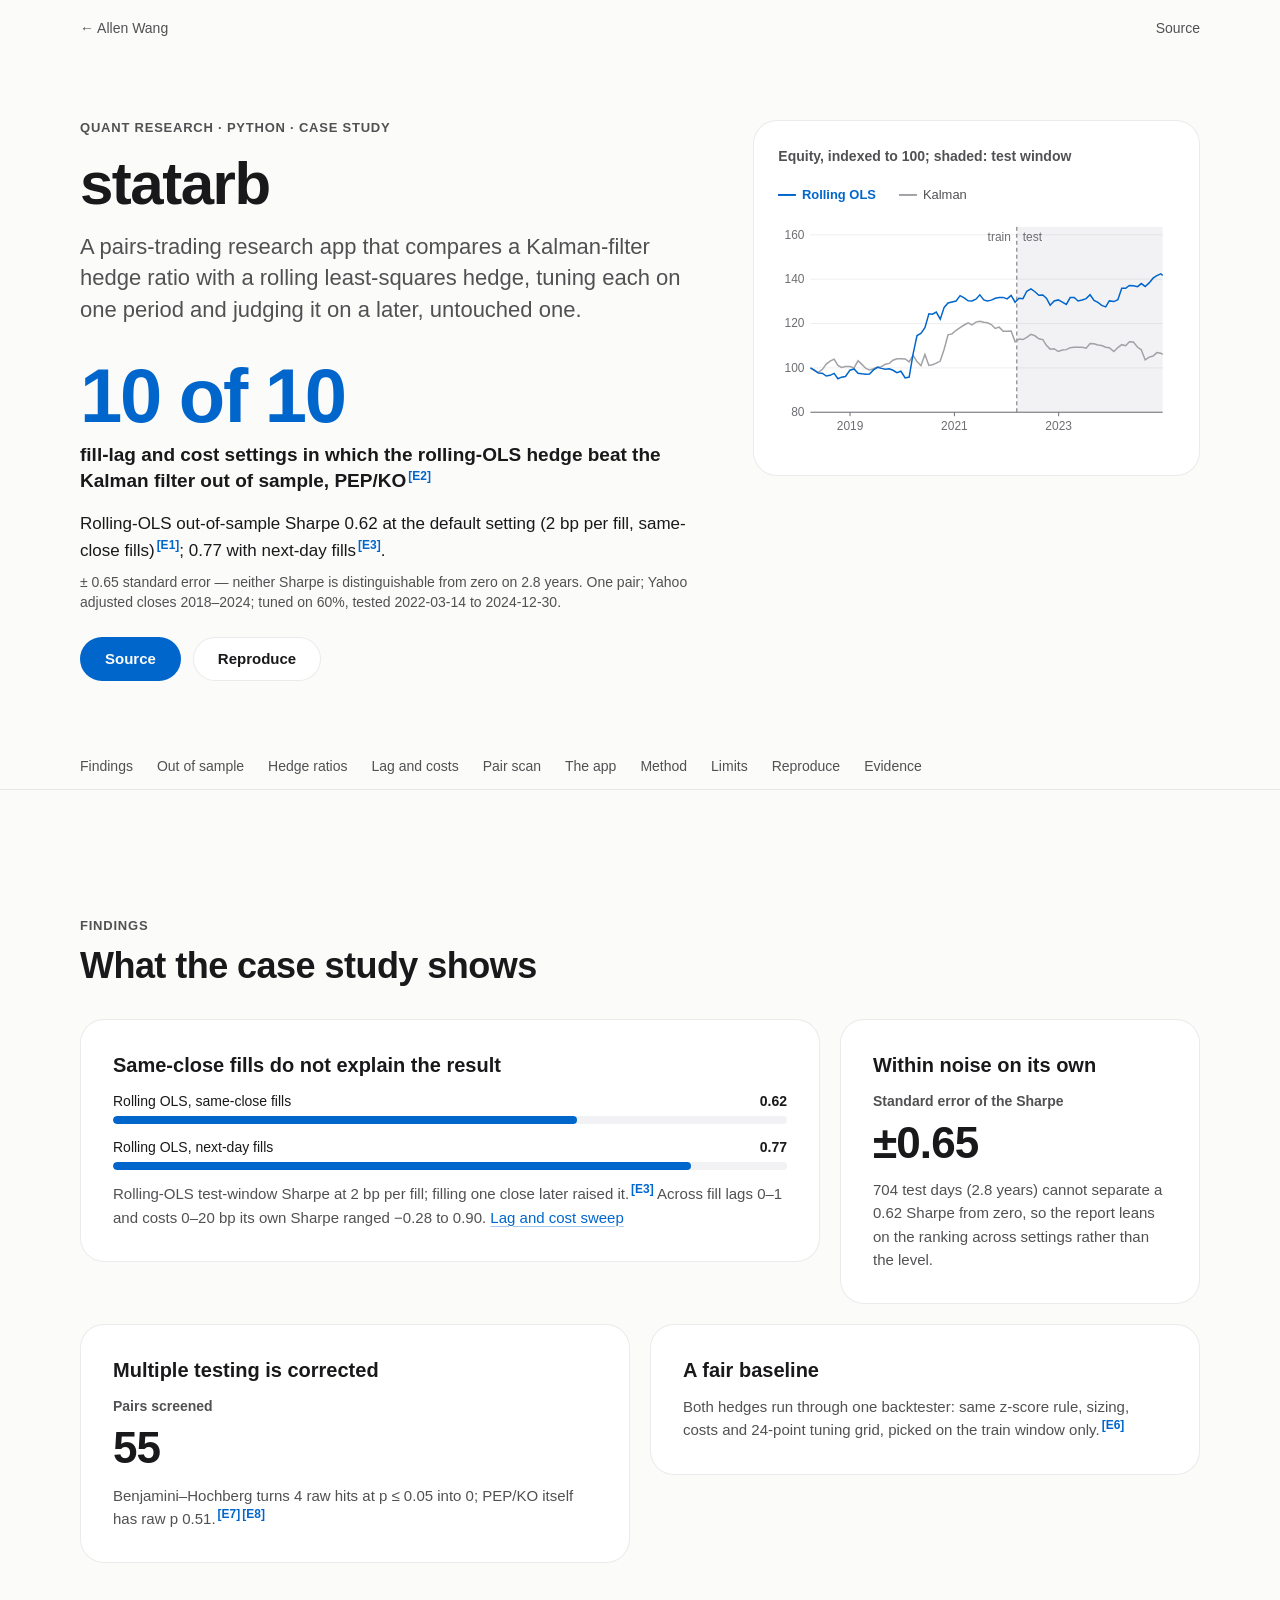
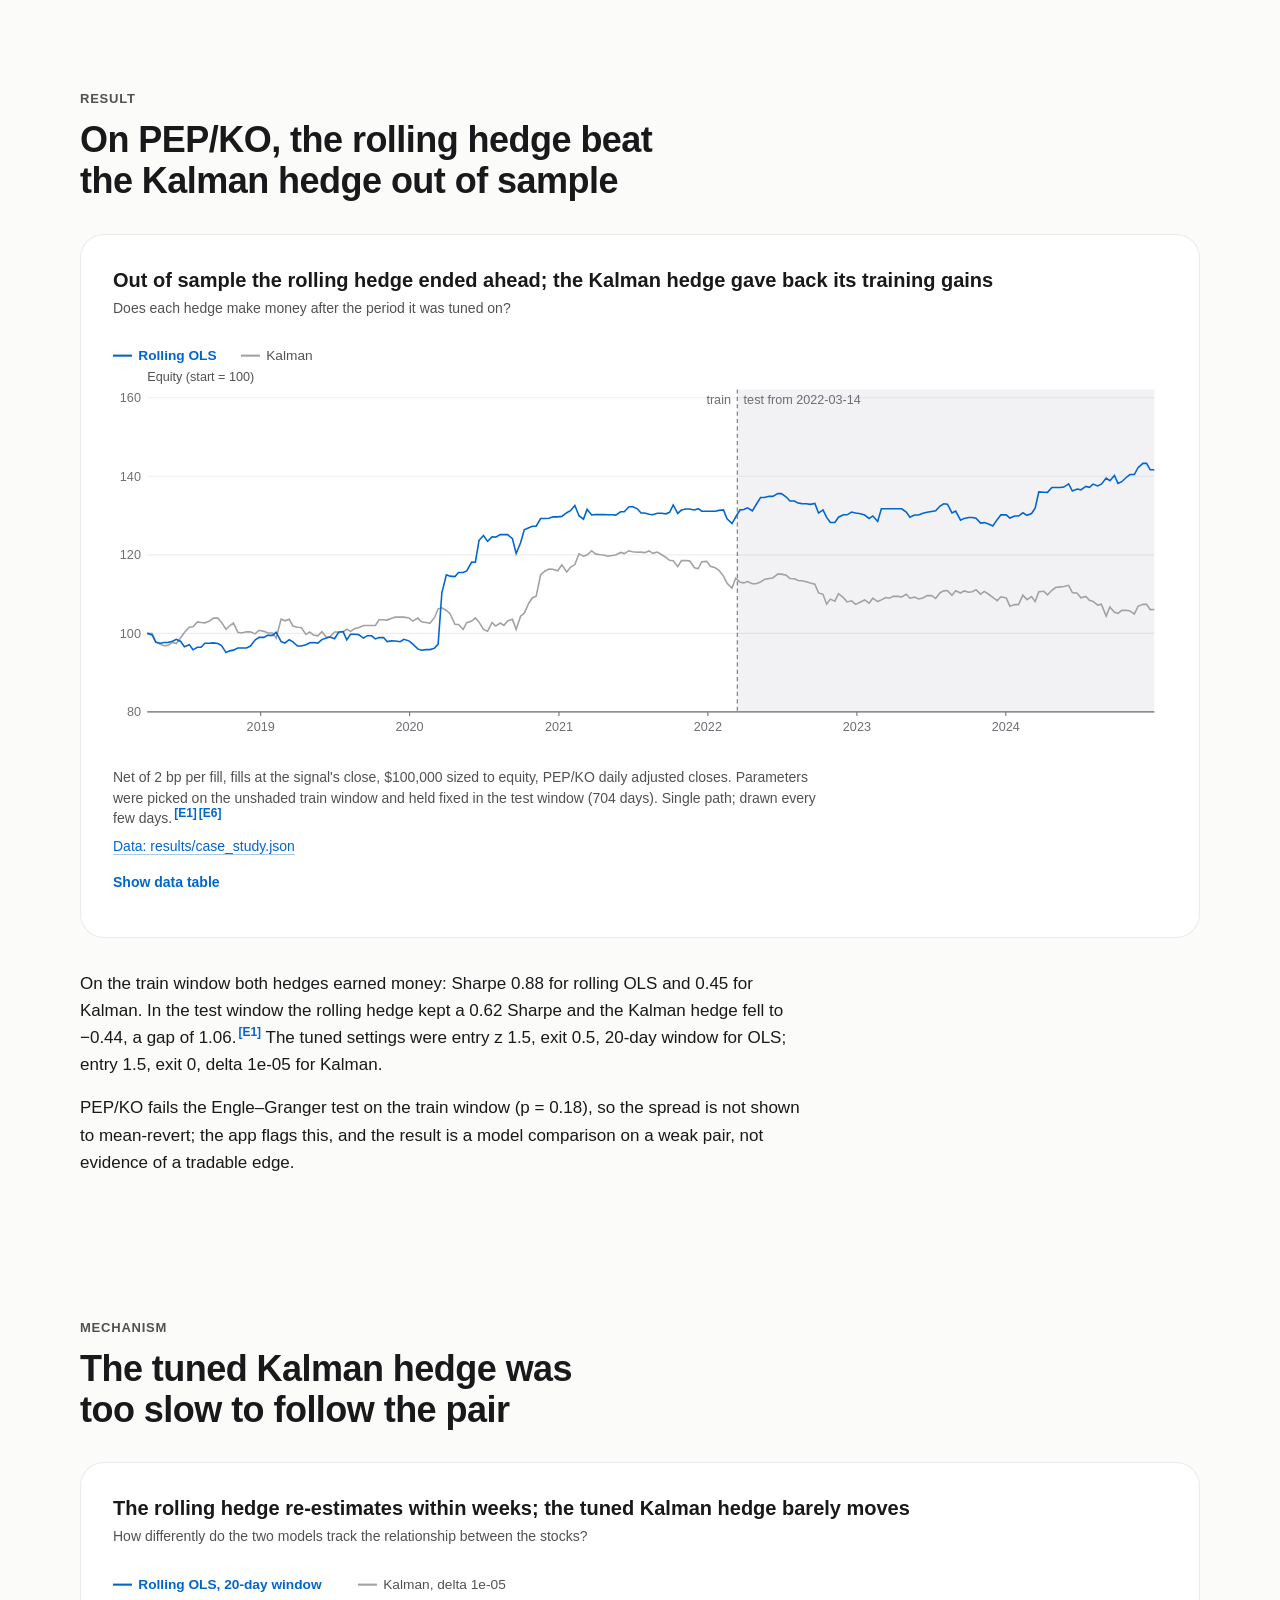
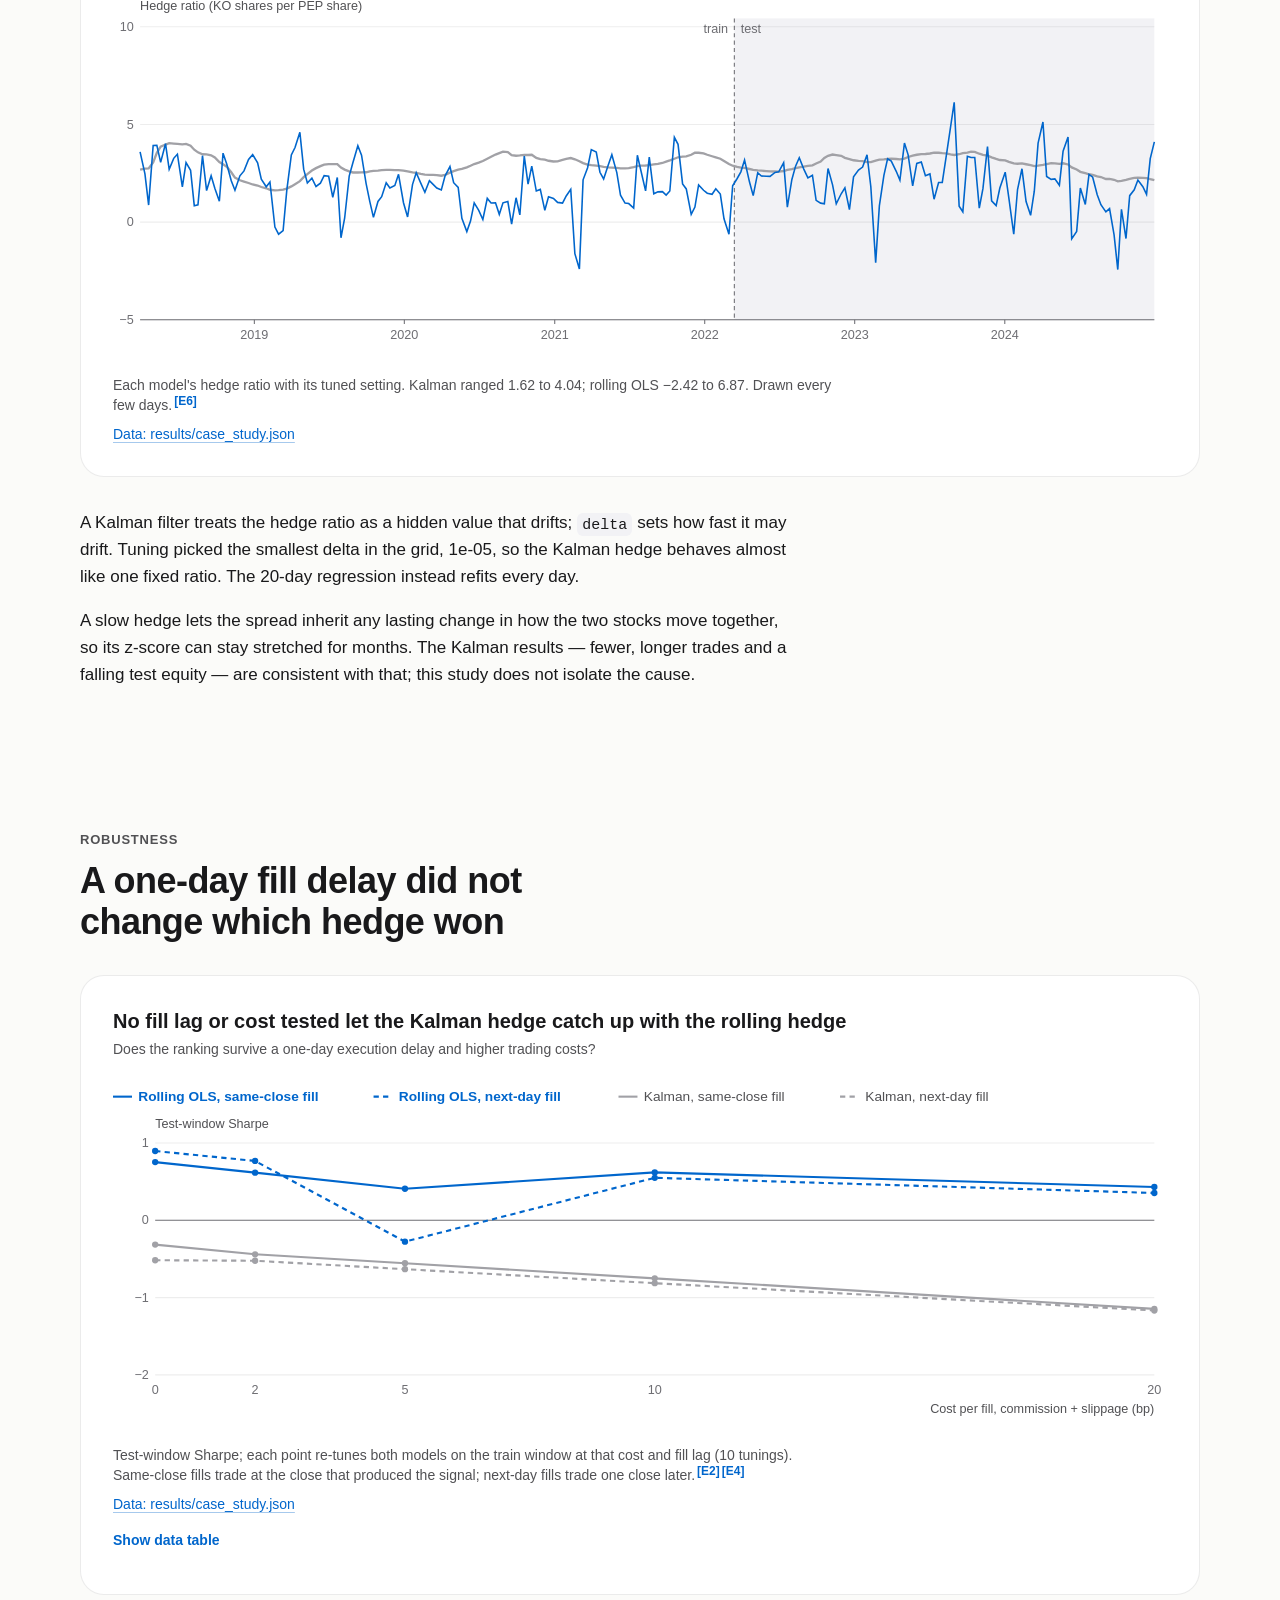
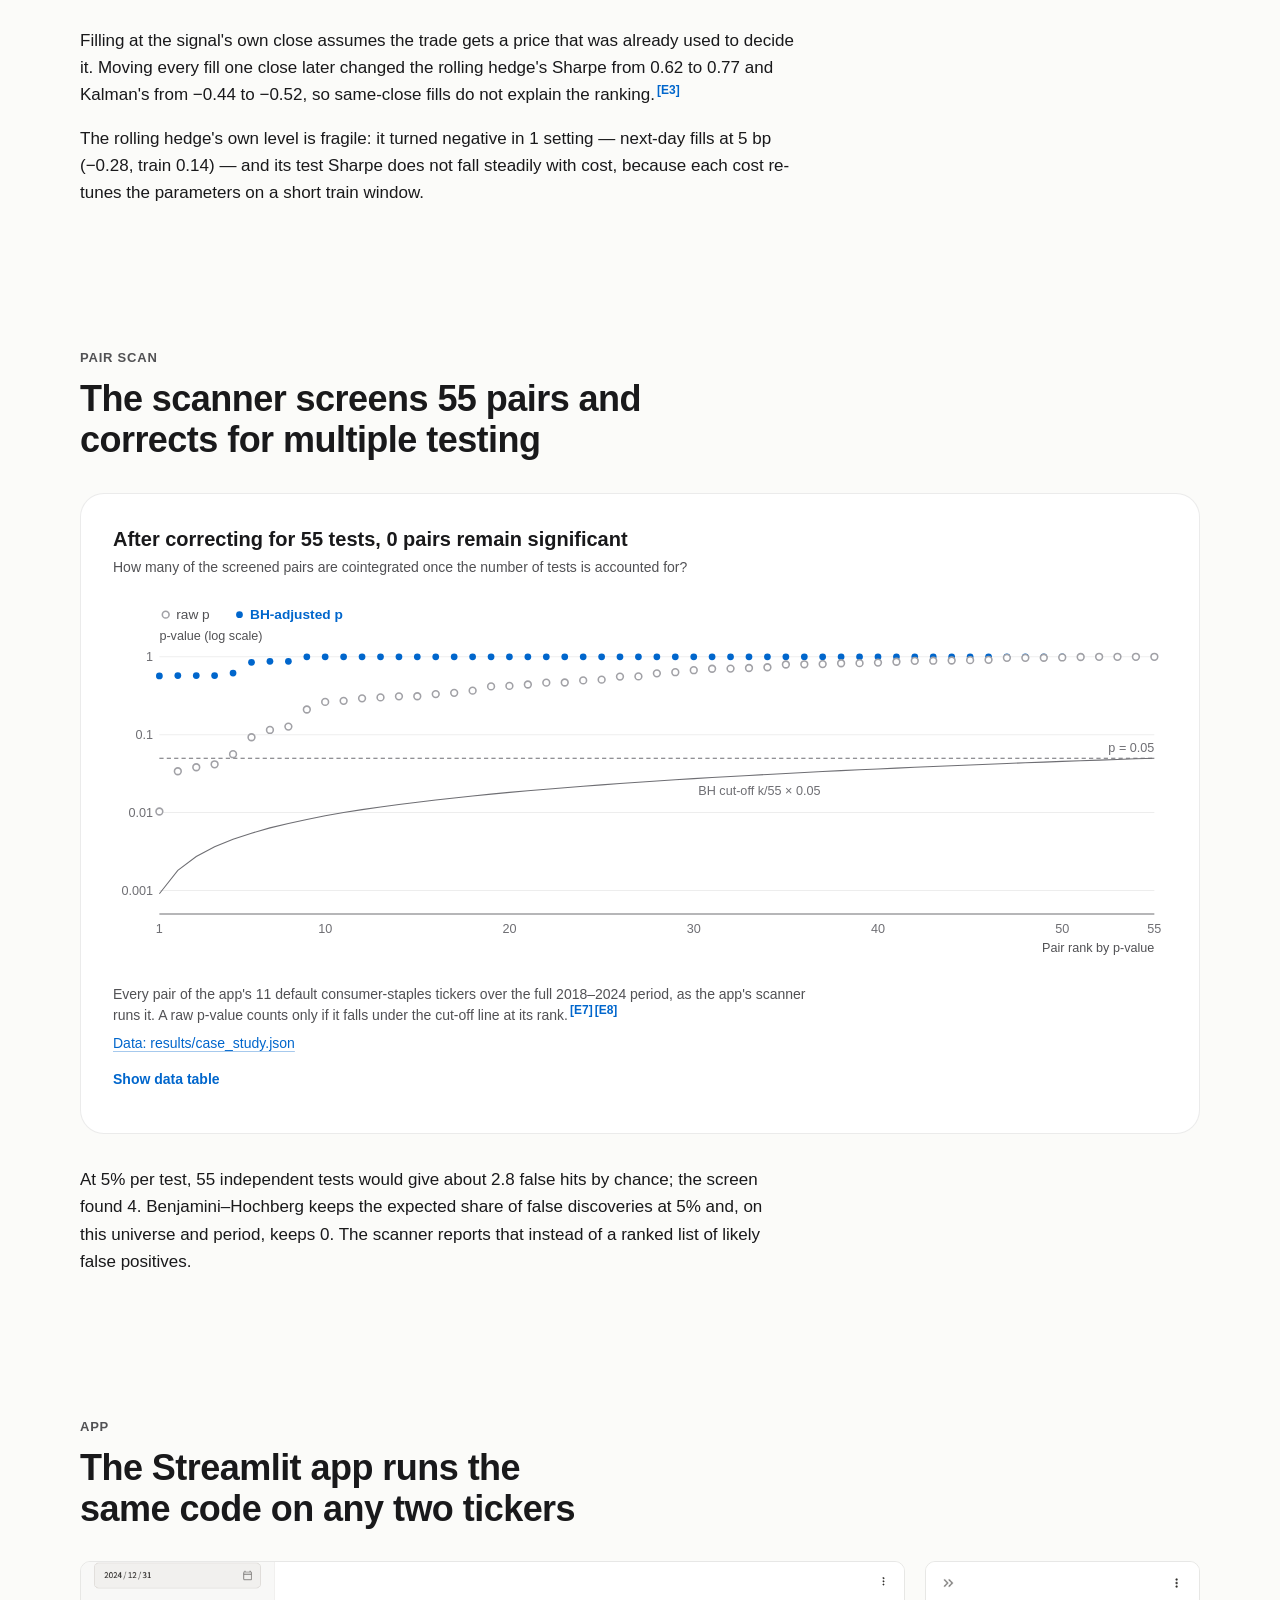
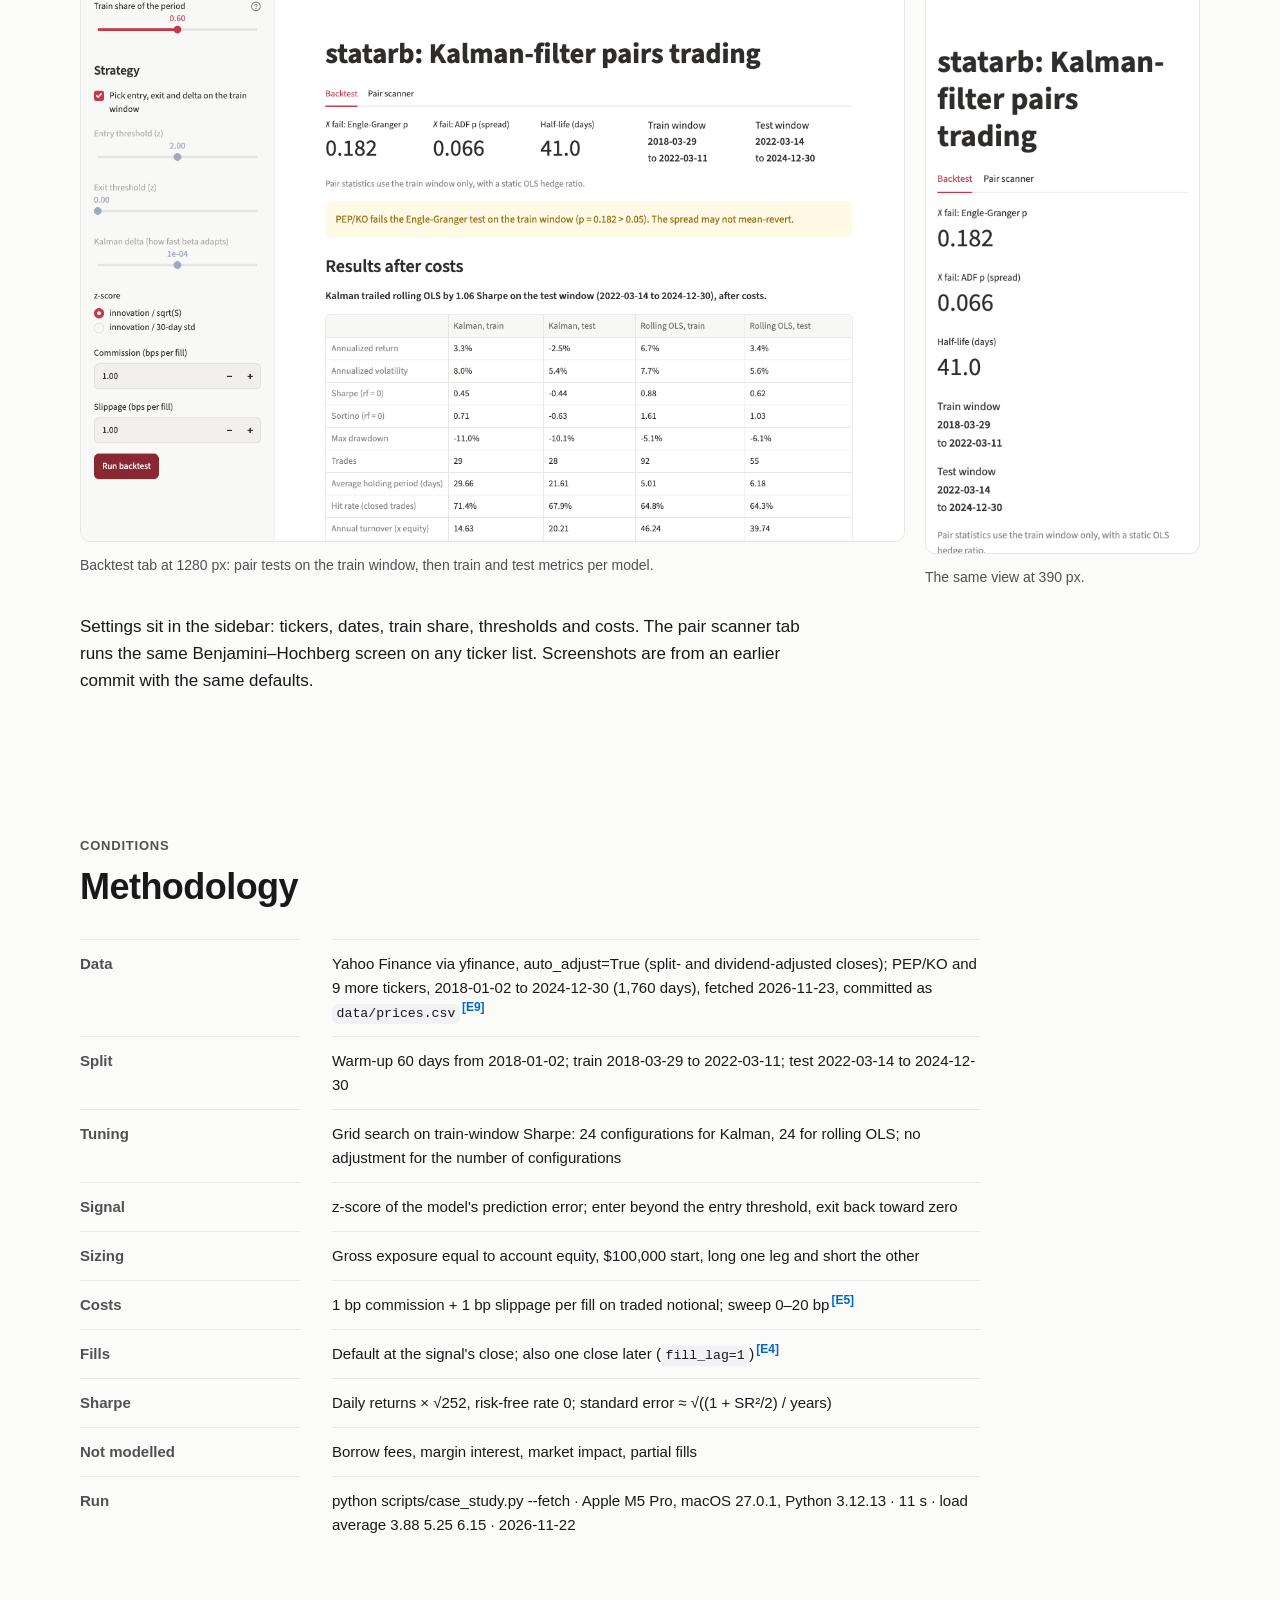
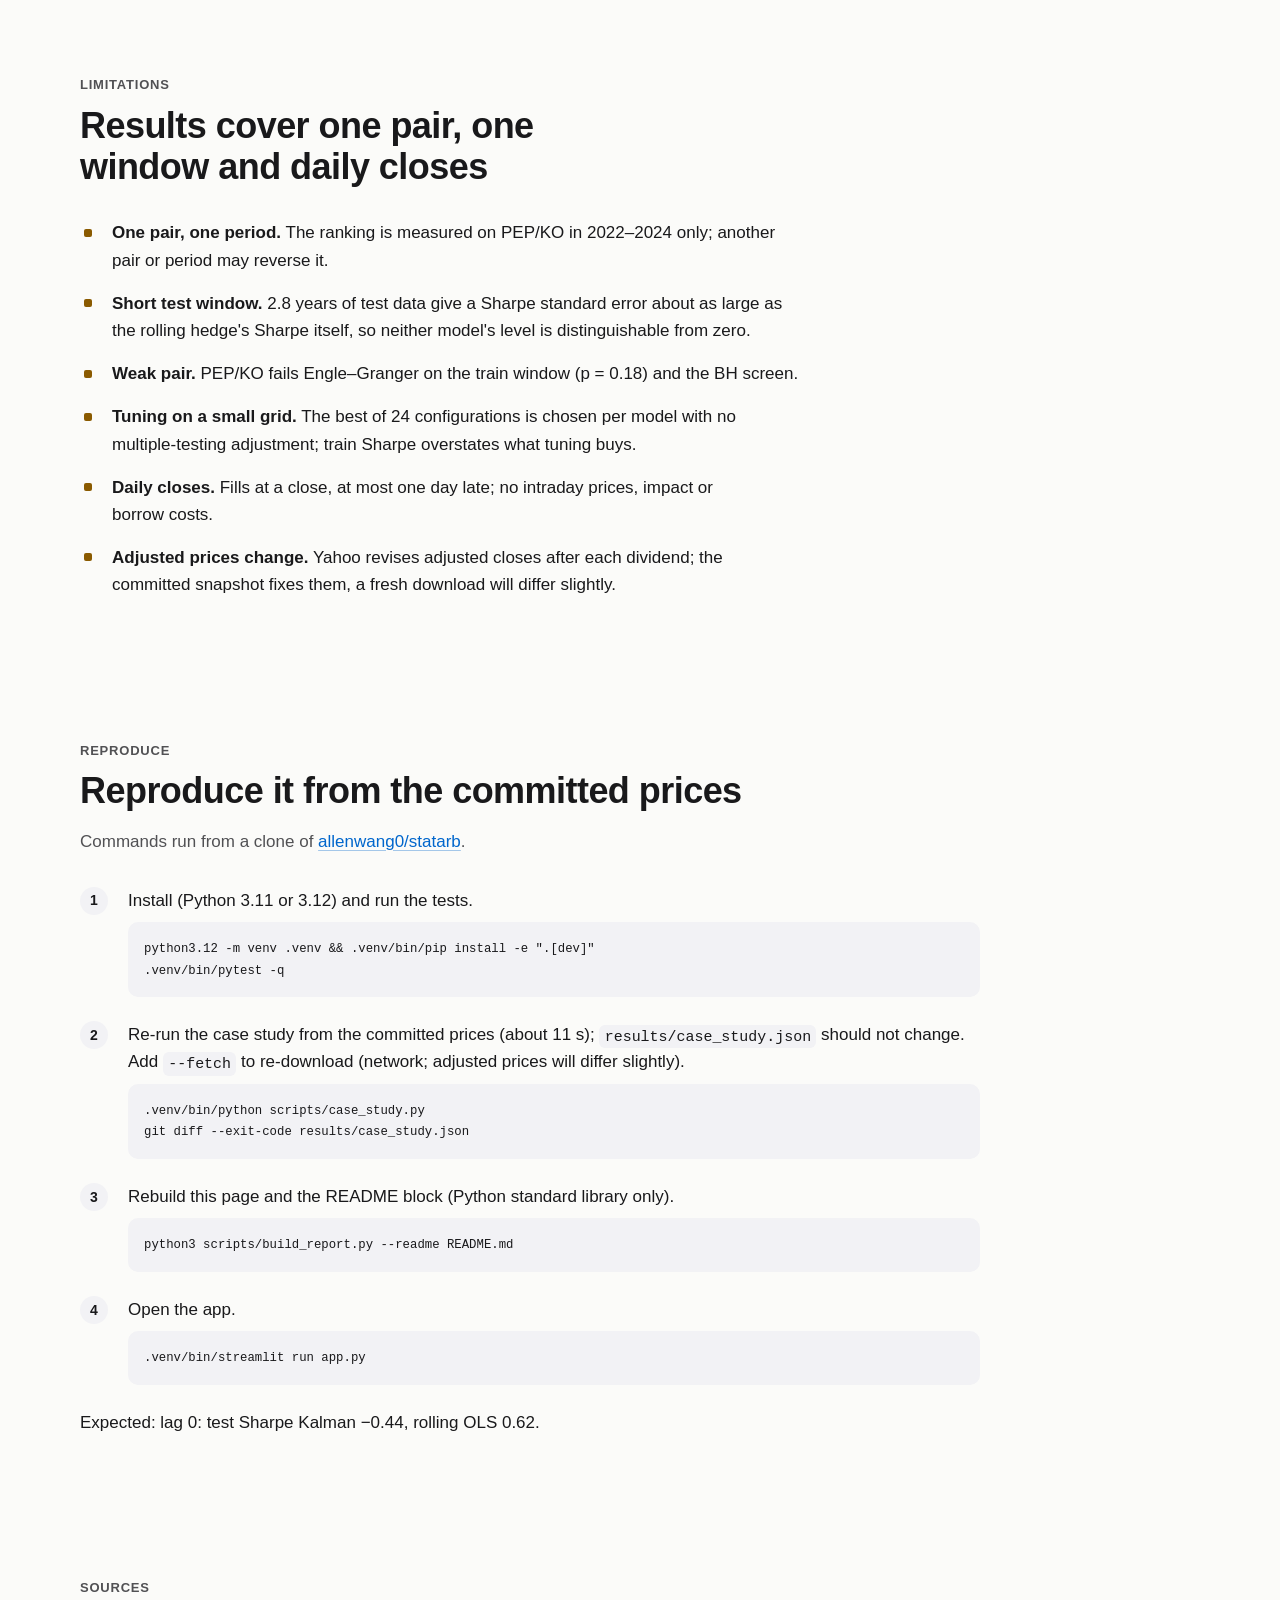
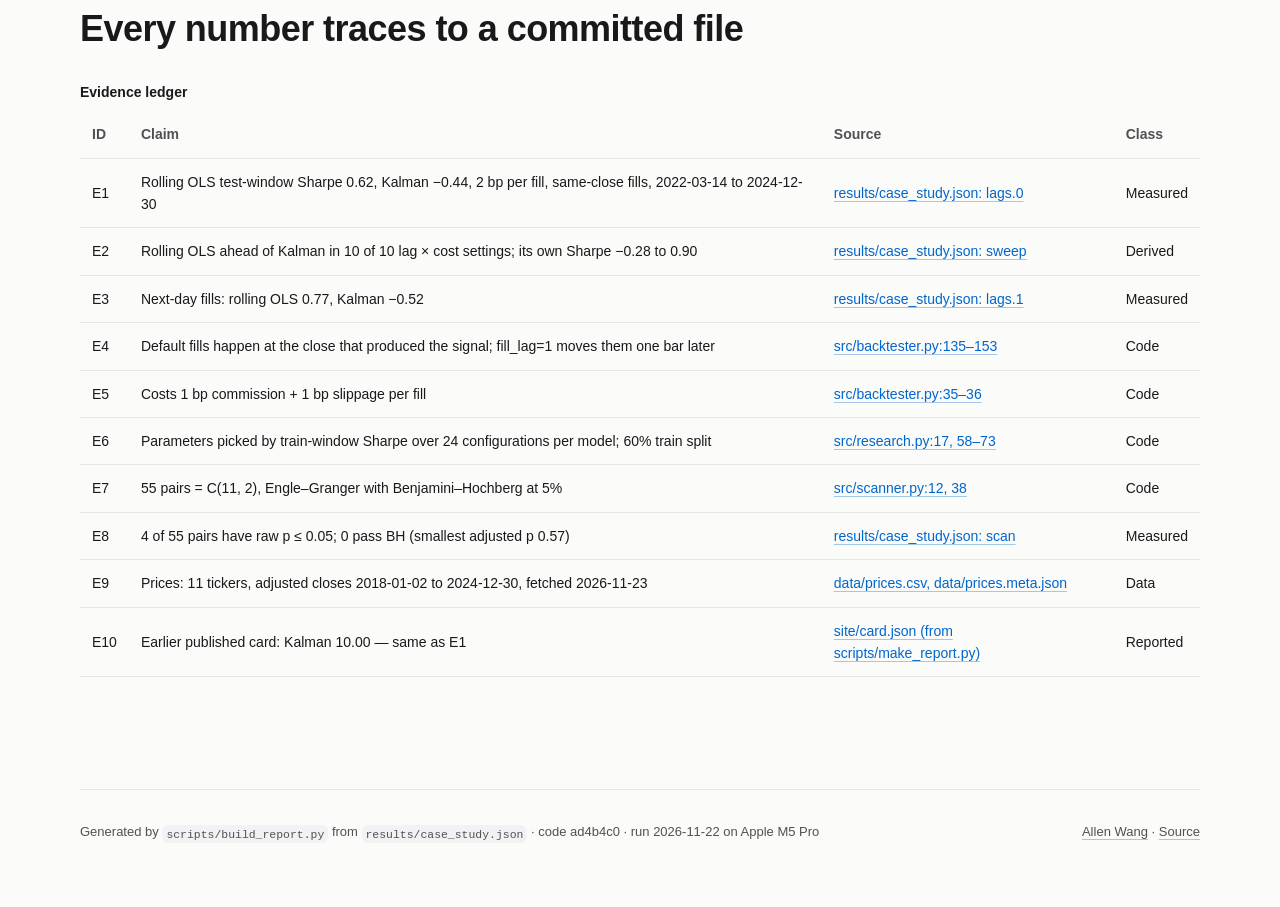
<file: docs/index.html>
<!doctype html>
<html lang="en">
<head>
<meta charset="utf-8">
<meta name="viewport" content="width=device-width, initial-scale=1">
<title>statarb · Allen Wang</title>
<meta name="description" content="Pairs-trading case study: on PEP/KO a rolling least-squares hedge earned an out-of-sample Sharpe of 0.62 after costs and beat a Kalman-filter hedge in every lag and cost setting.">
<link rel="canonical" href="https://allenwang0.github.io/statarb/">
<meta name="color-scheme" content="light dark">
<meta property="og:type" content="article">
<meta property="og:title" content="statarb · Allen Wang">
<meta property="og:description" content="Pairs-trading case study: on PEP/KO a rolling least-squares hedge earned an out-of-sample Sharpe of 0.62 after costs and beat a Kalman-filter hedge in every lag and cost setting.">
<meta property="og:url" content="https://allenwang0.github.io/statarb/">
<meta property="og:site_name" content="Allen Wang">
<script>try{var t=localStorage.getItem("theme");if(t==="light"||t==="dark")document.documentElement.setAttribute("data-theme",t)}catch(e){}addEventListener("beforeprint",function(){document.querySelectorAll("details").forEach(function(d){d.open=true})});</script>
<style>
/* report-kit v1.1 — shared tokens and components for project reports. Inlined by report_kit.py. */
:root {
  --space-1: 4px; --space-2: 8px; --space-3: 12px; --space-4: 16px; --space-5: 24px;
  --space-6: 32px; --space-7: 48px; --space-8: 64px; --space-9: 96px; --space-10: 128px;
  --page-max: 1120px; --measure: 720px; --gutter: 48px; --section-gap: 112px;
  --card-gap: 20px; --card-pad: 32px; --radius-card: 24px; --radius-sm: 10px; --nav-h: 44px;
  --font: -apple-system, BlinkMacSystemFont, "SF Pro Text", "Inter", "Segoe UI", Roboto, sans-serif;
  --mono: ui-monospace, "SF Mono", "JetBrains Mono", Menlo, Consolas, monospace;
  --fs-eyebrow: 13px; --fs-hero: clamp(36px, 5.2vw, 60px); --fs-hero-metric: clamp(44px, 7vw, 76px);
  --fs-h2: clamp(26px, 3.2vw, 36px); --fs-h3: 21px; --fs-card-h: clamp(17px, 1.6vw, 20px);
  --fs-card-metric: clamp(32px, 4vw, 44px); --fs-body: 17px; --fs-small: 14px; --fs-chart: 13px; --fs-code: 14px;
  --ease: cubic-bezier(.2, 0, 0, 1); --ease-out: cubic-bezier(.16, 1, .3, 1);
  --t-fast: 150ms; --t-mid: 220ms; --t-reveal: 320ms;
  --canvas: #FBFBF9; --surface: #FFFFFF; --surface-sunk: #F2F2F5;
  --text: #19191B; --text-2: #515154; --text-3: #6E6E73;
  --border: rgba(0, 0, 0, .08); --grid: rgba(0, 0, 0, .07);
  --accent: #0066CC; --focus-ring: 0 0 0 3px rgba(0, 102, 204, .45); --data-muted: #A1A1A6;
  --data-1: #0066CC; --data-2: #E07A00; --data-3: #2A9D8F; --data-4: #8E5BD0; --data-5: #C2410C; --data-6: #5F6B7A;
  --good: #1F7A4D; --bad: #B3261E; --caution: #8A5A00;
  color-scheme: light;
}
@media (prefers-color-scheme: dark) {
  :root:not([data-theme="light"]) {
    --canvas: #0B0B0B; --surface: #161618; --surface-sunk: #1F1F22;
    --text: #F5F5F7; --text-2: #A1A1A6; --text-3: #8A8A8E;
    --border: rgba(255, 255, 255, .10); --grid: rgba(255, 255, 255, .08);
    --accent: #3D9BFF; --focus-ring: 0 0 0 3px rgba(61, 155, 255, .55); --data-muted: #636366;
    --data-1: #3D9BFF; --data-2: #FF9A2E; --data-3: #45C2B3; --data-4: #AC82E6; --data-5: #EE6A33; --data-6: #8896A8;
    --good: #4CC38A; --bad: #F2726A; --caution: #E0B04A;
    color-scheme: dark;
  }
}
:root[data-theme="dark"] {
  --canvas: #0B0B0B; --surface: #161618; --surface-sunk: #1F1F22;
  --text: #F5F5F7; --text-2: #A1A1A6; --text-3: #8A8A8E;
  --border: rgba(255, 255, 255, .10); --grid: rgba(255, 255, 255, .08);
  --accent: #3D9BFF; --focus-ring: 0 0 0 3px rgba(61, 155, 255, .55); --data-muted: #636366;
  --data-1: #3D9BFF; --data-2: #FF9A2E; --data-3: #45C2B3; --data-4: #AC82E6; --data-5: #EE6A33; --data-6: #8896A8;
  --good: #4CC38A; --bad: #F2726A; --caution: #E0B04A;
  color-scheme: dark;
}
@media (max-width: 1067px) {
  :root { --measure: 680px; --gutter: 32px; --section-gap: 88px; --card-gap: 16px; --card-pad: 28px; }
}
@media (max-width: 734px) {
  :root { --measure: 100%; --gutter: 20px; --section-gap: 64px; --card-gap: 12px; --card-pad: 20px;
    --radius-card: 20px; --radius-sm: 8px; --fs-body: 16px; --fs-chart: 12px; }
}

/* Base */
*, *::before, *::after { box-sizing: border-box; }
html { scroll-behavior: smooth; -webkit-text-size-adjust: 100%; }
body { margin: 0; background: var(--canvas); color: var(--text); font: 400 var(--fs-body)/1.6 var(--font);
  -webkit-font-smoothing: antialiased; text-rendering: optimizeLegibility; }
h1, h2, h3, h4 { margin: 0; text-wrap: balance; }
p, li { text-wrap: pretty; }
p { margin: 0 0 var(--space-4); }
a { color: var(--accent); text-decoration: underline; text-decoration-thickness: 1px; text-underline-offset: 3px;
  text-decoration-color: color-mix(in srgb, currentColor 35%, transparent); transition: text-decoration-color var(--t-fast) var(--ease); }
a:hover { text-decoration-color: currentColor; }
:focus-visible { outline: 2px solid var(--accent); outline-offset: 2px; box-shadow: var(--focus-ring); border-radius: 4px; }
[id] { scroll-margin-top: calc(var(--nav-h) + var(--space-5)); }
code, pre, kbd { font-family: var(--mono); font-size: .88em; }
.num, table, .tabular, svg text { font-variant-numeric: tabular-nums; }
.sr-only { position: absolute; width: 1px; height: 1px; overflow: hidden; clip: rect(0 0 0 0); white-space: nowrap; }
.skip { position: absolute; left: var(--space-4); top: -60px; padding: var(--space-3) var(--space-4); background: var(--surface);
  border-radius: var(--radius-sm); z-index: 10; }
.skip:focus { top: var(--space-3); }
.wrap { max-width: calc(var(--page-max) + 2 * var(--gutter)); margin: 0 auto; padding: 0 var(--gutter); }
.prose { max-width: var(--measure); }
.muted { color: var(--text-2); }

/* Report header (identity row) */
.report-header { display: flex; justify-content: space-between; align-items: center; gap: var(--space-4);
  min-height: 56px; font-size: var(--fs-small); }
.report-header a { color: var(--text-2); text-decoration: none; padding: var(--space-3) 0; }
.report-header a:hover { color: var(--text); }

/* Hero */
.hero { padding-block: var(--space-8); }
.hero-grid { display: grid; grid-template-columns: 7fr 5fr; gap: var(--space-7); align-items: start; }
.eyebrow { font-size: var(--fs-eyebrow); font-weight: 600; line-height: 1.2; letter-spacing: .06em; text-transform: uppercase;
  color: var(--text-2); margin: 0 0 var(--space-4); }
.hero-title { font-size: var(--fs-hero); font-weight: 700; line-height: 1.05; letter-spacing: -.025em; }
.hero-sub { font-size: clamp(19px, 1.9vw, 22px); line-height: 1.45; color: var(--text-2); margin: var(--space-4) 0 var(--space-6); max-width: 34em; }
.hero-metric { margin: 0 0 var(--space-4); }
.hero-metric .value { display: block; font-size: var(--fs-hero-metric); font-weight: 700; line-height: 1; letter-spacing: -.03em;
  color: var(--accent); font-variant-numeric: tabular-nums; }
.hero-metric .label { display: block; margin-top: var(--space-2); font-size: 19px; font-weight: 600; line-height: 1.35; }
.hero-support { font-size: var(--fs-body); margin: 0 0 var(--space-2); }
.hero-context { font-size: var(--fs-small); line-height: 1.45; color: var(--text-2); margin: 0 0 var(--space-5); }
.actions { display: flex; flex-wrap: wrap; gap: var(--space-3); }
.btn { display: inline-flex; align-items: center; min-height: 44px; padding: 0 var(--space-5); border-radius: 999px;
  font-size: 15px; font-weight: 600; text-decoration: none; border: 1px solid var(--border); color: var(--text); background: var(--surface);
  transition: background var(--t-fast) var(--ease), transform var(--t-fast) var(--ease); }
.btn:hover { background: var(--surface-sunk); }
.btn:active { transform: scale(.98); }
.btn-primary { background: var(--accent); border-color: transparent; color: var(--canvas); }
.btn-primary:hover { background: color-mix(in srgb, var(--accent) 88%, #000); }
.hero-figure { margin: 0; background: var(--surface); border: 1px solid var(--border); border-radius: var(--radius-card); padding: var(--space-5); }
.hero-figure .card-label { margin-bottom: var(--space-4); }

/* Sticky section nav */
.report-nav { position: sticky; top: 0; z-index: 5; background: color-mix(in srgb, var(--canvas) 86%, transparent);
  -webkit-backdrop-filter: saturate(1.8) blur(16px); backdrop-filter: saturate(1.8) blur(16px); border-bottom: 1px solid var(--border); }
.report-nav ul, .report-toc ul { display: flex; gap: 0 var(--space-5); margin: 0 auto; padding: 0 var(--gutter); max-width: calc(var(--page-max) + 2 * var(--gutter));
  list-style: none; overflow-x: auto; scrollbar-width: none; }
.report-nav a, .report-toc a { display: flex; align-items: center; min-height: var(--nav-h); white-space: nowrap; font-size: var(--fs-small);
  color: var(--text-2); text-decoration: none; }
.report-nav a:hover, .report-toc a:hover { color: var(--text); }
/* Inline contents (Tier B): the nav's type and divider, not sticky, wraps instead of scrolling */
.report-toc { border-bottom: 1px solid var(--border); }
.report-toc ul { flex-wrap: wrap; overflow: visible; }

/* Sections */
.section { padding-top: var(--section-gap); }
.section-head { margin: 0 0 var(--space-6); max-width: var(--measure); }
.section-head h2 { font-size: var(--fs-h2); font-weight: 650; line-height: 1.15; letter-spacing: -.015em; }
.section-head .eyebrow { margin-bottom: var(--space-3); }
.section-head p { margin: var(--space-4) 0 0; color: var(--text-2); }
h3.sub { font-size: var(--fs-h3); font-weight: 600; line-height: 1.25; letter-spacing: -.01em; margin: var(--space-6) 0 var(--space-3); }
.anchor { margin-left: .3em; color: var(--text-3); text-decoration: none; opacity: 0; transition: opacity var(--t-fast) var(--ease); }
h2:hover .anchor, .anchor:focus-visible { opacity: 1; }

/* Bento grid: 12 / 6 / 1 columns */
.bento { display: grid; grid-template-columns: repeat(12, minmax(0, 1fr)); gap: var(--card-gap); align-items: start; }
.span-12 { grid-column: span 12; } .span-8 { grid-column: span 8; } .span-6 { grid-column: span 6; } .span-4 { grid-column: span 4; }
@media (max-width: 1067px) {
  .bento { grid-template-columns: repeat(6, minmax(0, 1fr)); }
  .span-12, .span-8, .span-4 { grid-column: span 6; } .span-6 { grid-column: span 3; }
  .hero-grid { grid-template-columns: 1fr; gap: var(--space-6); }
}
@media (max-width: 734px) {
  .bento { grid-template-columns: minmax(0, 1fr); }
  .bento > * { grid-column: 1 / -1; order: var(--p, 0); }
  .hero { padding-block: var(--space-6) var(--space-7); }
}

/* Cards */
.card { background: var(--surface); border: 1px solid var(--border); border-radius: var(--radius-card); padding: var(--card-pad); min-width: 0; }
a.card { display: block; color: inherit; text-decoration: none; transition: box-shadow var(--t-fast) var(--ease), transform var(--t-fast) var(--ease); }
a.card:hover { box-shadow: 0 6px 24px rgba(0, 0, 0, .06); transform: translateY(-2px); }
.card-heading { font-size: var(--fs-card-h); font-weight: 600; line-height: 1.3; margin: 0 0 var(--space-3); }
.card p { font-size: 15px; line-height: 1.55; color: var(--text-2); margin: 0 0 var(--space-3); }
.card p:last-child { margin-bottom: 0; }
.card-label { font-size: var(--fs-small); font-weight: 600; color: var(--text-2); margin: 0 0 var(--space-2); }
.metric { margin: 0 0 var(--space-3); }
.metric dt { font-size: var(--fs-small); font-weight: 600; color: var(--text-2); margin-bottom: var(--space-2); }
.metric dd { margin: 0; font-size: var(--fs-card-metric); font-weight: 650; line-height: 1.05; letter-spacing: -.02em; font-variant-numeric: tabular-nums; }
.metric .unit { font-size: .5em; font-weight: 600; letter-spacing: 0; color: var(--text-2); margin-left: .15em; }
.reported { display: inline-block; font-size: 12px; font-weight: 600; color: var(--caution); margin-left: var(--space-2); }

/* Comparison bars (HTML, inside cards) */
.cmp { display: grid; gap: var(--space-3); margin: var(--space-3) 0; }
.cmp-row { display: grid; grid-template-columns: minmax(0, 1fr); gap: var(--space-1); font-size: var(--fs-small); }
.cmp-head { display: flex; justify-content: space-between; gap: var(--space-3); }
.cmp-head b { font-weight: 600; font-variant-numeric: tabular-nums; }
.cmp-track { height: 8px; border-radius: 4px; background: var(--surface-sunk); overflow: hidden; }
.cmp-fill { display: block; height: 100%; border-radius: 4px; background: var(--data-muted); }
.cmp-fill.is-accent { background: var(--accent); }

/* Figure panel */
.figure { margin: 0; background: var(--surface); border: 1px solid var(--border); border-radius: var(--radius-card); padding: var(--card-pad); }
.figure + .figure, .figure + p, p + .figure, .note + .figure, .figure + .note { margin-top: var(--space-6); }
.fig-takeaway { font-size: var(--fs-card-h); font-weight: 600; line-height: 1.3; margin: 0 0 var(--space-1); }
.fig-question { font-size: var(--fs-small); color: var(--text-2); margin: 0 0 var(--space-5); }
svg[role=img] { max-width: 100%; height: auto; }
.fig-chart svg { display: block; width: 100%; overflow: visible; }
.v-t, .v-p { display: none; }
@media (max-width: 1067px) { .v-d { display: none; } .v-t { display: block; } }
@media (max-width: 734px) { .v-t { display: none; } .v-p { display: block; } }
.figure figcaption { font-size: var(--fs-small); line-height: 1.45; color: var(--text-2); margin-top: var(--space-5); max-width: var(--measure); }
.figure figcaption p { margin: 0 0 var(--space-2); }
.fig-chart img, .fig-chart picture, .hero-figure img, .hero-figure picture { display: block; max-width: 100%; height: auto; }
.fig-chart img, .hero-figure img { border-radius: var(--radius-sm); border: 1px solid var(--border); }
details.data { margin-top: var(--space-1); font-size: var(--fs-small); }
details.data summary { cursor: pointer; color: var(--accent); font-weight: 600; min-height: 44px; display: inline-flex; align-items: center; }
details.data summary::marker { color: var(--text-3); }

/* SVG chart grammar */
.c-axis { stroke: var(--text-3); stroke-width: 1; fill: none; }
.c-grid { stroke: var(--grid); stroke-width: 1; fill: none; }
.c-floor { stroke: var(--text-3); stroke-width: 1; stroke-dasharray: 4 3; fill: none; }
.c-band { fill: var(--surface-sunk); }
.c-muted { fill: var(--data-muted); } .c-accent { fill: var(--accent); }
.c-stroke-muted { stroke: var(--data-muted); fill: none; } .c-stroke-accent { stroke: var(--accent); fill: none; }
.c-whisker { stroke: var(--text); stroke-width: 1.5; fill: none; }
.c-label { fill: var(--text-2); font: 500 var(--fs-chart)/1.3 var(--font); }
.c-value { fill: var(--text); font: 600 var(--fs-chart)/1.3 var(--font); }
.c-tick { fill: var(--text-3); font: 500 12px/1 var(--font); }
.c-title { fill: var(--text-2); font: 500 12px/1 var(--font); }
.c-hi { fill: var(--accent); font-weight: 600; }
.c-node { fill: var(--surface); stroke: var(--text-3); stroke-width: 1; }
.c-node-sunk { fill: var(--surface-sunk); stroke: none; }
.c-free { fill: none; stroke: var(--text-3); stroke-width: 1; stroke-dasharray: 3 2; }
.c-line { stroke: var(--text-3); stroke-width: 1; fill: none; }
.c-line-accent { stroke: var(--accent); stroke-width: 1.5; fill: none; }

/* Technical note, code */
.note { background: var(--surface-sunk); border-radius: var(--radius-card); padding: var(--space-5); }
.note > h3 { font-size: var(--fs-card-h); font-weight: 600; margin: 0 0 var(--space-3); }
.note p:last-child { margin-bottom: 0; }
pre.code { margin: 0 0 var(--space-4); padding: var(--space-4); background: var(--surface-sunk); border-radius: var(--radius-sm);
  overflow-x: auto; font-size: var(--fs-code); line-height: 1.55; tab-size: 4; }
.note pre.code { background: var(--surface); }
:not(pre) > code { padding: .1em .35em; border-radius: 6px; background: var(--surface-sunk); }
/* short inline code never breaks inside a token; a pathological long one is clipped, never overflows */
:not(pre) > code, .nowrap { white-space: nowrap; }
:not(pre) > code { display: inline-block; max-width: 100%; overflow: hidden; text-overflow: ellipsis; vertical-align: bottom; line-height: 1.35; }
.note :not(pre) > code { background: var(--surface); }

/* Benchmark table */
.table-wrap { overflow-x: auto; margin: 0 0 var(--space-4);
  background: linear-gradient(to right, var(--tw-bg, var(--canvas)) 30%, transparent) left / 24px 100% no-repeat local,
    linear-gradient(to left, var(--tw-bg, var(--canvas)) 30%, transparent) right / 24px 100% no-repeat local,
    linear-gradient(to right, var(--grid), transparent) left / 8px 100% no-repeat scroll,
    linear-gradient(to left, var(--grid), transparent) right / 8px 100% no-repeat scroll; }
.card, .figure { --tw-bg: var(--surface); }
table.bench { border-collapse: collapse; width: 100%; font-size: var(--fs-small); }
.table-caption { font-size: var(--fs-small); font-weight: 600; color: var(--text); margin: 0 0 var(--space-2); }
table.bench th, table.bench td { padding: var(--space-3) var(--space-3); height: 44px; text-align: left; border-bottom: 1px solid var(--border); white-space: nowrap; }
table.bench thead th { font-weight: 600; color: var(--text-2); }
table.bench tbody th { font-weight: 500; }
table.bench .num { text-align: right; }

/* Methodology */
dl.method { display: grid; grid-template-columns: minmax(140px, 220px) minmax(0, 1fr); gap: 0 var(--space-6); margin: 0; max-width: 900px; font-size: 15px; }
dl.method dt, dl.method dd { padding: var(--space-3) 0; border-top: 1px solid var(--border); margin: 0; }
dl.method dt { font-weight: 600; color: var(--text-2); }
@media (max-width: 734px) { dl.method { grid-template-columns: minmax(0, 1fr); } dl.method dd { border-top: 0; padding-top: 0; } }

/* Lists: limitations, reproduce, sources */
ul.limits { list-style: none; padding: 0; margin: 0; max-width: var(--measure); }
ul.limits li { position: relative; padding: 0 0 var(--space-4) var(--space-6); }
ul.limits li::before { content: ""; position: absolute; left: 4px; top: .55em; width: 8px; height: 8px; border-radius: 2px; background: var(--caution); }
ul.limits b { font-weight: 600; }
ol.steps { padding: 0; margin: 0; max-width: 900px; list-style: none; counter-reset: step; }
ol.steps > li { counter-increment: step; position: relative; padding-left: var(--space-7); margin-bottom: var(--space-5); }
ol.steps > li::before { content: counter(step); position: absolute; left: 0; top: 0; width: 28px; height: 28px; border-radius: 50%;
  background: var(--surface-sunk); font-size: var(--fs-small); font-weight: 600; display: grid; place-items: center; }
ol.steps p { margin: 0 0 var(--space-2); }
.ref { font-size: 12px; font-weight: 600; text-decoration: none; vertical-align: super; line-height: 0; margin-left: 2px; white-space: nowrap; }
.ref:hover { text-decoration: underline; }
table.bench td.wrap-ok { white-space: normal; min-width: 220px; }

/* Footer */
.report-footer { margin-top: var(--section-gap); padding: var(--space-6) 0 var(--space-8); border-top: 1px solid var(--border);
  font-size: 13px; color: var(--text-2); display: flex; flex-wrap: wrap; justify-content: space-between; gap: var(--space-3); }
.report-footer a { color: var(--text-2); }

@media (prefers-reduced-motion: reduce) {
  html { scroll-behavior: auto; }
  *, *::before, *::after { transition-duration: 0ms !important; animation-duration: 0ms !important; }
}
@media print {
  :root:not(#print) { --canvas: #fff; --surface: #fff; --surface-sunk: #F2F2F5; --text: #19191B; --text-2: #515154; --text-3: #6E6E73;
    --accent: #0066CC; --data-muted: #A1A1A6; --border: rgba(0, 0, 0, .15); --grid: rgba(0, 0, 0, .1);
    --caution: #8A5A00; color-scheme: light; }
  .report-nav, .skip, .actions, .anchor { display: none !important; }
  .section { padding-top: var(--space-7); }
  .figure, .card, .note, pre, table { break-inside: avoid; }
  .v-d { display: block !important; } .v-t, .v-p { display: none !important; }
  a.src[href^="http"]::after { content: " (" attr(href) ")"; font-size: 11px; color: var(--text-2); word-break: break-all; }
  details.data > *:not(summary) { display: block; }
}

.c-dash { stroke-dasharray: 5 4; }
.shots { display: grid; grid-template-columns: minmax(0, 3fr) minmax(0, 1fr); gap: var(--card-gap); align-items: start; }
.shots figcaption { font-size: var(--fs-small); color: var(--text-2); margin-top: var(--space-3); }
.shots figure { margin: 0; }
@media (max-width: 734px) { .shots { grid-template-columns: minmax(0, 1fr); } .shots .wide { display: none; } }
</style>
</head>
<body>
<a class="skip" href="#main">Skip to content</a>
<header class="wrap"><nav class="report-header" aria-label="Site"><a href="https://allenwang0.github.io/">← Allen Wang</a><span><a href="https://github.com/allenwang0/statarb">Source</a></span></nav></header>
<main id="main">
<section class="hero wrap" aria-labelledby="title"><div class="hero-grid"><div><p class="eyebrow">Quant research · Python · Case study</p><h1 class="hero-title" id="title">statarb</h1><p class="hero-sub">A pairs-trading research app that compares a Kalman-filter hedge ratio with a rolling least-squares hedge, tuning each on one period and judging it on a later, untouched one.</p><p class="hero-metric"><span class="value">10 of 10</span><span class="label">fill-lag and cost settings in which the rolling-OLS hedge beat the Kalman filter out of sample, PEP/KO<a class="ref" href="#evidence-e2" aria-label="Evidence E2">[E2]</a></span></p><p class="hero-support">Rolling-OLS out-of-sample Sharpe 0.62 at the default setting (2 bp per fill, same-close fills)<a class="ref" href="#evidence-e1" aria-label="Evidence E1">[E1]</a>; 0.77 with next-day fills<a class="ref" href="#evidence-e3" aria-label="Evidence E3">[E3]</a>.</p><p class="hero-context">± 0.65 standard error — neither Sharpe is distinguishable from zero on 2.8 years. One pair; Yahoo adjusted closes 2018–2024; tuned on 60%, tested 2022-03-14 to 2024-12-30.</p><div class="actions"><a href="https://github.com/allenwang0/statarb" class="btn btn-primary">Source</a><a href="#reproduce" class="btn">Reproduce</a></div></div><div class="hero-figure"><p class="card-label">Equity, indexed to 100; shaded: test window</p><div class="v-d"><svg xmlns="http://www.w3.org/2000/svg" viewBox="0 0 398 260" width="398" height="260" role="img" aria-labelledby="hero-d-title hero-d-desc"><title id="hero-d-title">Out of sample the rolling hedge ended ahead; the Kalman hedge gave back its training gains</title><desc id="hero-d-desc">Equity indexed to 100 at 2018-03-29 for both models, PEP/KO, 2 bp per fill, same-close fills. At the split (2022-03-14): rolling OLS 129.8, Kalman 113.3. At 2024-12-30: 141.7 and 106.1.</desc><rect class="c-band" x="239.6" y="44" width="146.4" height="186"/><path class="c-floor" d="M239.6 44V230"/><text x="233.6" y="58" class="c-tick" text-anchor="end">train</text><text x="245.6" y="58" class="c-tick">test</text><path class="c-grid" d="M32.5 230H386"/><text x="26.5" y="234" class="c-tick" text-anchor="end">80</text><path class="c-grid" d="M32.5 185.5H386"/><text x="26.5" y="189.5" class="c-tick" text-anchor="end">100</text><path class="c-grid" d="M32.5 141H386"/><text x="26.5" y="145" class="c-tick" text-anchor="end">120</text><path class="c-grid" d="M32.5 96.5H386"/><text x="26.5" y="100.5" class="c-tick" text-anchor="end">140</text><path class="c-grid" d="M32.5 52H386"/><text x="26.5" y="56" class="c-tick" text-anchor="end">160</text><path class="c-axis" d="M72.3 230v4"/><text x="72.3" y="248" class="c-tick" text-anchor="middle">2019</text><path class="c-axis" d="M177 230v4"/><text x="177" y="248" class="c-tick" text-anchor="middle">2021</text><path class="c-axis" d="M281.6 230v4"/><text x="281.6" y="248" class="c-tick" text-anchor="middle">2023</text><path class="c-axis" d="M32.5 230H386"/><path class="c-stroke-muted" stroke-width="1.5" d="M32.5 185.5L36.5 188.3L40.4 190.1L44.4 187.2L48.4 181.7L52.3 178.8L56.3 176.8L60.1 183.1L63.7 185.1L67.7 184.1L72.2 184.1L76.3 185.5L80.3 178.4L84.2 182L88.2 186.1L91.8 187.5L95.8 186.3L99.8 184.7L103.7 184.3L107.7 181.8L111.6 181L115.4 177.8L119.3 176.3L123.3 176.3L127.6 176.5L131.6 179.5L135.5 172.9L139.5 179.2L143.4 183.3L147.4 172L151.4 183L155 182.4L158.8 180.8L162.8 178.7L166.7 166.8L170.6 152.4L174.6 151.4L178.7 147.8L182.7 145.1L186.8 142.5L190.8 140.4L194.6 142.4L198.6 139.6L202.5 138.7L206.5 139.8L210.1 140.2L214.1 142L218 145.9L221.9 144.6L225.9 148.8L229.9 148.8L233.9 148.6L237.9 159.4L241.8 156.6L245.8 157.1L249.6 154.9L253.8 151.9L257.8 153.3L261.7 156.3L265.7 157.1L269.3 162.9L273.1 166.7L277.1 166.3L281.2 169.1L285.3 167.6L289.3 167.2L293.2 165.2L297.2 164.8L301.1 164.9L305.1 164.9L309.2 165.7L313.1 161L317.1 161.3L321 162.5L324.8 163.1L328.8 164.8L332.4 165.2L337 169.1L341 165.1L344.9 162.2L348.9 163.2L352.5 159.2L356.5 159.5L360.9 164.8L364.5 167.4L368.4 177.5L372.4 174.7L376.3 173.6L380.1 170.2L384.1 170.9L386 171.9"/><path class="c-line-accent" stroke-width="1.5" d="M32.5 185.5L36.5 187.7L40.4 190.7L44.4 190.9L48.4 193.7L52.3 193L56.3 191L60.1 196.4L63.7 194.8L67.7 194.2L72.2 187.8L76.3 186.6L80.3 191L84.2 191.5L88.2 191.9L91.8 191.6L95.8 187.5L99.8 184.9L103.7 186L107.7 186.8L111.6 186.5L115.4 187.9L119.3 190.3L123.3 188.9L127.6 195.6L131.6 194.7L135.5 171.7L139.5 153.1L143.4 151L147.4 145.1L151.4 131.3L155 131.6L158.8 129.5L162.8 136.6L166.7 124.8L170.6 120.4L174.6 119.4L178.7 118.4L182.7 113L186.8 115.2L190.8 118.2L194.6 118.3L198.6 116.6L202.5 112.2L206.5 117.3L210.1 118.4L214.1 117.5L218 115.6L221.9 115L225.9 114.8L229.9 116.3L233.9 112.7L237.9 119.6L241.8 115.6L245.8 116.1L249.6 108.6L253.8 106.3L257.8 109.1L261.7 112.6L265.7 112.4L269.3 115.5L273.1 122.6L277.1 118.3L281.2 117.3L285.3 119.6L289.3 121.8L293.2 114.9L297.2 114.9L301.1 118.4L305.1 117.4L309.2 116L313.1 112.1L317.1 117.9L321 119.8L324.8 122.8L328.8 124.3L332.4 118.3L337 119L341 117.2L344.9 105.7L348.9 105.6L352.5 102.8L356.5 103L360.9 104L364.5 100.9L368.4 103.8L372.4 100.2L376.3 95.5L380.1 93L384.1 91.1L386 92.8"/><path class="c-stroke-accent" stroke-width="2" d="M0 12H18"/><text x="24" y="16" class="c-label c-hi">Rolling OLS</text><path class="c-stroke-muted" stroke-width="2" d="M121.4 12H139.4"/><text x="145.4" y="16" class="c-label">Kalman</text></svg></div><div class="v-t"><svg xmlns="http://www.w3.org/2000/svg" viewBox="0 0 640 300" width="640" height="300" role="img" aria-labelledby="hero-t-title hero-t-desc"><title id="hero-t-title">Out of sample the rolling hedge ended ahead; the Kalman hedge gave back its training gains</title><desc id="hero-t-desc">Equity indexed to 100 at 2018-03-29 for both models, PEP/KO, 2 bp per fill, same-close fills. At the split (2022-03-14): rolling OLS 129.8, Kalman 113.3. At 2024-12-30: 141.7 and 106.1.</desc><rect class="c-band" x="381.4" y="44" width="246.6" height="226"/><path class="c-floor" d="M381.4 44V270"/><text x="375.4" y="58" class="c-tick" text-anchor="end">train</text><text x="387.4" y="58" class="c-tick">test</text><path class="c-grid" d="M32.5 270H628"/><text x="26.5" y="274" class="c-tick" text-anchor="end">80</text><path class="c-grid" d="M32.5 215.5H628"/><text x="26.5" y="219.5" class="c-tick" text-anchor="end">100</text><path class="c-grid" d="M32.5 161H628"/><text x="26.5" y="165" class="c-tick" text-anchor="end">120</text><path class="c-grid" d="M32.5 106.5H628"/><text x="26.5" y="110.5" class="c-tick" text-anchor="end">140</text><path class="c-grid" d="M32.5 52H628"/><text x="26.5" y="56" class="c-tick" text-anchor="end">160</text><path class="c-axis" d="M99.6 270v4"/><text x="99.6" y="288" class="c-tick" text-anchor="middle">2019</text><path class="c-axis" d="M187.6 270v4"/><text x="187.6" y="288" class="c-tick" text-anchor="middle">2020</text><path class="c-axis" d="M276 270v4"/><text x="276" y="288" class="c-tick" text-anchor="middle">2021</text><path class="c-axis" d="M364 270v4"/><text x="364" y="288" class="c-tick" text-anchor="middle">2022</text><path class="c-axis" d="M452.1 270v4"/><text x="452.1" y="288" class="c-tick" text-anchor="middle">2023</text><path class="c-axis" d="M540.2 270v4"/><text x="540.2" y="288" class="c-tick" text-anchor="middle">2024</text><path class="c-axis" d="M32.5 270H628"/><path class="c-stroke-muted" stroke-width="1.5" d="M32.5 215.5L36.8 217.3L40.5 223.3L44.1 222.2L47.9 222.6L52 219.1L55.7 213.1L59.5 210.9L63.1 207L67.2 208.8L71.1 204.9L74.7 205.9L78.3 212.2L82.4 209.5L86.1 214.7L89.7 213.3L94.3 214.6L98.1 214.5L102 216.2L106.3 215.5L109.9 218.8L113.8 206.8L117.9 207.4L121.5 211.1L125.1 217.4L129 214.8L133.1 218L137 215.3L140.6 217.8L144.9 214.5L148.6 214.6L152.2 214.2L155.8 213.2L160.1 210L163.8 210L167.4 210L171 206L174.6 206.3L178.7 204.2L182.6 204.2L186.4 204.3L190.8 206.7L194.6 207.4L198.3 207.2L202.6 204.5L206.2 198.8L209.8 204.9L214.2 210.1L217.8 210L221.4 208.1L225.3 201.4L229.4 208.3L233.2 214L236.9 208L240.5 209L244.6 209.6L248.4 205.8L252.1 207.1L255.7 202L259.8 191.3L263.4 179.2L267 173.5L270.9 171.9L275.2 172L279.1 171.6L283.4 169L287.3 158.3L290.9 162.6L294.5 161L298.9 159.6L302.5 161.1L306.1 162.4L309.7 161.1L314.1 160.6L317.7 158.2L321.6 159.2L325.7 159.5L329.3 158.3L332.9 158.5L336.8 161.3L340.9 163.3L344.5 165.7L348.1 165.6L351.7 164.1L356.1 170L359.7 165.1L363.5 165.3L367.2 170.8L371.5 171.1L375.1 177.3L379 182L383.1 180L386.7 179.9L390.6 182.2L394.2 182.5L398.3 178.1L402.2 177L406 174.4L410.4 175.2L414 176.3L417.6 179L421.2 179.2L425.6 179.7L429.2 188.4L432.8 196.6L436.4 191.7L440.5 190.5L444.4 192.7L448 194.5L452.6 194.7L456.4 192.3L460.1 192.3L464.4 193.4L468 190.8L471.6 190.7L476 189.8L479.6 186.6L483.2 191.1L486.8 190.9L491.2 190.9L495 189.3L498.9 190.3L503 186.5L506.6 185.9L510.2 186.1L514.1 188.5L518.2 186.9L521.8 183.9L525.5 186.8L529.1 186.6L533.4 190.2L537 192L541.1 193.8L545.5 195.5L549.1 193.3L553 191L557.1 191.6L560.7 187.1L564.5 187.1L568.2 183.7L572.3 183.2L576.1 178.9L579.7 187.9L584.1 190.4L587.9 189.4L591.6 192.4L595.2 197.6L599.5 203.5L603.1 198.3L606.8 201.6L610.4 198.1L614.5 200.5L618.1 196.7L622 195.3L625.6 199L628 198.9"/><path class="c-line-accent" stroke-width="1.5" d="M32.5 215.5L36.8 218.7L40.5 221.8L44.1 221.8L47.9 221L52 220.6L55.7 223.3L59.5 226.9L63.1 225.2L67.2 222.4L71.1 222.1L74.7 222.5L78.3 229.3L82.4 227.7L86.1 225.6L89.7 225.6L94.3 224.3L98.1 218.3L102 218.3L106.3 216.9L109.9 214.8L113.8 222.3L117.9 218L121.5 224.2L125.1 224.3L129 221.8L133.1 223L137 218.6L140.6 218L144.9 218.4L148.6 220.9L152.2 219.4L155.8 215.4L160.1 219L163.8 217.1L167.4 219.4L171 218.4L174.6 221.5L178.7 221.4L182.6 221.5L186.4 220.1L190.8 223L194.6 227.2L198.3 226.8L202.6 225.8L206.2 198.6L209.8 174.8L214.2 176.5L217.8 173.2L221.4 172.1L225.3 166L229.4 151L233.2 151.2L236.9 148.5L240.5 147L244.6 147L248.4 149.8L252.1 155.6L255.7 143.6L259.8 141.1L263.4 140L267 135.7L270.9 134.6L275.2 134.7L279.1 133.3L283.4 130.3L287.3 133.7L290.9 138.7L294.5 129.5L298.9 133.1L302.5 133.1L306.1 133.2L309.7 133.4L314.1 131.1L317.7 127.8L321.6 129L325.7 131.9L329.3 132.8L332.9 132.1L336.8 132.1L340.9 132.5L344.5 127.4L348.1 129.8L351.7 129.2L356.1 129.8L359.7 130.7L363.5 130.7L367.2 130.7L371.5 130.3L375.1 133.1L379 130.5L383.1 129.8L386.7 129.7L390.6 130.5L394.2 121.2L398.3 121.3L402.2 120.4L406 118.5L410.4 120.9L414 122.2L417.6 125.3L421.2 125.4L425.6 126L429.2 133.2L432.8 137.2L436.4 138.5L440.5 139.1L444.4 133.2L448 133.3L452.6 134.2L456.4 132.6L460.1 133.9L464.4 137.8L468 129L471.6 129L476 129L479.6 129.1L483.2 134.7L486.8 133.4L491.2 132.1L495 130.5L498.9 130.4L503 125.5L506.6 126.9L510.2 130.5L514.1 137.6L518.2 135L521.8 133.5L525.5 139L529.1 139.6L533.4 141L537 133.2L541.1 132.1L545.5 134.1L549.1 134.9L553 132.3L557.1 128.6L560.7 118L564.5 117.6L568.2 114.2L572.3 114.2L576.1 107.1L579.7 117.6L584.1 115.4L587.9 113.6L591.6 111.9L595.2 112L599.5 107.8L603.1 107.7L606.8 113.7L610.4 108.2L614.5 105.3L618.1 102.3L622 97.5L625.6 102L628 102"/><path class="c-stroke-accent" stroke-width="2" d="M0 12H18"/><text x="24" y="16" class="c-label c-hi">Rolling OLS</text><path class="c-stroke-muted" stroke-width="2" d="M121.4 12H139.4"/><text x="145.4" y="16" class="c-label">Kalman</text></svg></div><div class="v-p"><svg xmlns="http://www.w3.org/2000/svg" viewBox="0 0 280 240" width="280" height="240" role="img" aria-labelledby="hero-p-title hero-p-desc"><title id="hero-p-title">Out of sample the rolling hedge ended ahead; the Kalman hedge gave back its training gains</title><desc id="hero-p-desc">Equity indexed to 100 at 2018-03-29 for both models, PEP/KO, 2 bp per fill, same-close fills. At the split (2022-03-14): rolling OLS 129.8, Kalman 113.3. At 2024-12-30: 141.7 and 106.1.</desc><rect class="c-band" x="170.5" y="44" width="97.5" height="166"/><path class="c-floor" d="M170.5 44V210"/><text x="164.5" y="58" class="c-tick" text-anchor="end">train</text><text x="176.5" y="58" class="c-tick">test</text><path class="c-grid" d="M32.5 210H268"/><text x="26.5" y="214" class="c-tick" text-anchor="end">80</text><path class="c-grid" d="M32.5 170.5H268"/><text x="26.5" y="174.5" class="c-tick" text-anchor="end">100</text><path class="c-grid" d="M32.5 131H268"/><text x="26.5" y="135" class="c-tick" text-anchor="end">120</text><path class="c-grid" d="M32.5 91.5H268"/><text x="26.5" y="95.5" class="c-tick" text-anchor="end">140</text><path class="c-grid" d="M32.5 52H268"/><text x="26.5" y="56" class="c-tick" text-anchor="end">160</text><path class="c-axis" d="M59 210v4"/><text x="59" y="228" class="c-tick" text-anchor="middle">2019</text><path class="c-axis" d="M128.8 210v4"/><text x="128.8" y="228" class="c-tick" text-anchor="middle">2021</text><path class="c-axis" d="M198.4 210v4"/><text x="198.4" y="228" class="c-tick" text-anchor="middle">2023</text><path class="c-axis" d="M32.5 210H268"/><path class="c-stroke-muted" stroke-width="1.5" d="M32.5 170.5L36.5 176.8L40.5 170.5L44.5 164.3L48.5 162.8L52.4 165.5L56.5 169.7L60.6 170.2L64.9 163.7L68.7 167.6L72.7 170.4L77 169.8L80.7 169.3L84.7 166.5L88.6 163.8L92.6 162.3L97 165.1L101 150.8L105 166L109 158.5L113 166.2L116.8 164.3L120.8 160.7L124.7 141.1L129.1 138L133.2 129.5L137.1 130.8L141.1 132.1L145.1 129L149.1 129.7L153.1 130.4L156.8 136.2L160.8 140L164.8 138.1L169.1 147.4L172.9 144.4L176.9 143.3L181.3 140.7L185.2 144.6L189.2 149.1L192.9 153.6L196.9 154.5L201.3 155.4L205.3 151.9L209.3 149.6L213.3 152.3L217.4 150.9L221.3 149.3L225.3 150L229.3 150.9L233.5 153L237.5 151.3L241.5 149.5L245.5 147.9L249.6 147.8L253.6 153.7L257.6 157.2L261.5 159.9L265.5 155.9L268 158.5"/><path class="c-line-accent" stroke-width="1.5" d="M32.5 170.5L36.5 175.1L40.5 176.9L44.5 177.5L48.5 176.8L52.4 179.3L56.5 176.8L60.6 171.5L64.9 175.6L68.7 176.8L72.7 174.9L77 172.6L80.7 171L84.7 171.7L88.6 174.6L92.6 173.5L97 179.4L101 168.5L105 141.5L109 134.6L113 121.9L116.8 120.8L120.8 118.4L124.7 112.7L129.1 110.2L133.2 111.5L137.1 110.7L141.1 110.8L145.1 106.9L149.1 109.9L153.1 110.1L156.8 109.5L160.8 106.7L164.8 109L169.1 113.1L172.9 107.4L176.9 102.2L181.3 100.2L185.2 105.8L189.2 108.9L192.9 114.7L196.9 110.4L201.3 112.7L205.3 107.8L209.3 107.9L213.3 111L217.4 106.4L221.3 108.9L225.3 112.2L229.3 115.5L233.5 110.7L237.5 109.8L241.5 99.5L245.5 97.1L249.6 96.6L253.6 95.4L257.6 93.7L261.5 90.6L265.5 85L268 88.2"/><path class="c-stroke-accent" stroke-width="2" d="M0 12H18"/><text x="24" y="16" class="c-label c-hi">Rolling OLS</text><path class="c-stroke-muted" stroke-width="2" d="M121.4 12H139.4"/><text x="145.4" y="16" class="c-label">Kalman</text></svg></div></div></div></section><nav class="report-toc" aria-label="Contents"><ul><li><a href="#findings">Findings</a></li><li><a href="#backtest">Out of sample</a></li><li><a href="#mechanism">Hedge ratios</a></li><li><a href="#robustness">Lag and costs</a></li><li><a href="#scan">Pair scan</a></li><li><a href="#app">The app</a></li><li><a href="#methodology">Method</a></li><li><a href="#limitations">Limits</a></li><li><a href="#reproduce">Reproduce</a></li><li><a href="#evidence">Evidence</a></li></ul></nav><section class="section wrap" aria-labelledby="findings"><div class="section-head"><p class="eyebrow">Findings</p><h2 id="findings">What the case study shows<a class="anchor" href="#findings" aria-label="Link to this section">#</a></h2></div><div class="bento"><div class="card span-8" style="--p:1"><h3 class="card-heading">Same-close fills do not explain the result</h3><div class="cmp"><div class="cmp-row"><div class="cmp-head"><span>Rolling OLS, same-close fills</span><b>0.62</b></div><div class="cmp-track" aria-hidden="true"><span class="cmp-fill is-accent" style="width:68.8%"></span></div></div><div class="cmp-row"><div class="cmp-head"><span>Rolling OLS, next-day fills</span><b>0.77</b></div><div class="cmp-track" aria-hidden="true"><span class="cmp-fill is-accent" style="width:85.7%"></span></div></div></div><p>Rolling-OLS test-window Sharpe at 2 bp per fill; filling one close later raised it.<a class="ref" href="#evidence-e3" aria-label="Evidence E3">[E3]</a> Across fill lags 0–1 and costs 0–20 bp its own Sharpe ranged −0.28 to 0.90. <a href="#robustness">Lag and cost sweep</a></p></div><div class="card span-4" style="--p:2"><h3 class="card-heading">Within noise on its own</h3><dl class="metric"><dt>Standard error of the Sharpe</dt><dd>±0.65</dd></dl><p>704 test days (2.8 years) cannot separate a 0.62 Sharpe from zero, so the report leans on the ranking across settings rather than the level.</p></div><div class="card span-6" style="--p:3"><h3 class="card-heading">Multiple testing is corrected</h3><dl class="metric"><dt>Pairs screened</dt><dd>55</dd></dl><p>Benjamini–Hochberg turns 4 raw hits at p ≤ 0.05 into 0; PEP/KO itself has raw p 0.51.<a class="ref" href="#evidence-e7" aria-label="Evidence E7">[E7]</a><a class="ref" href="#evidence-e8" aria-label="Evidence E8">[E8]</a></p></div><div class="card span-6" style="--p:4"><h3 class="card-heading">A fair baseline</h3><p>Both hedges run through one backtester: same z-score rule, sizing, costs and 24-point tuning grid, picked on the train window only.<a class="ref" href="#evidence-e6" aria-label="Evidence E6">[E6]</a></p></div></div></section><section class="section wrap" aria-labelledby="backtest"><div class="section-head"><p class="eyebrow">Result</p><h2 id="backtest">On PEP/KO, the rolling hedge beat the Kalman hedge out of sample<a class="anchor" href="#backtest" aria-label="Link to this section">#</a></h2></div><figure class="figure" id="fig-equity" aria-labelledby="fig-equity-t"><h3 class="fig-takeaway" id="fig-equity-t">Out of sample the rolling hedge ended ahead; the Kalman hedge gave back its training gains</h3><p class="fig-question">Does each hedge make money after the period it was tuned on?</p><div class="fig-chart"><div class="v-d"><svg xmlns="http://www.w3.org/2000/svg" viewBox="0 0 1000 380" width="1000" height="380" role="img" aria-labelledby="eq-d-title eq-d-desc"><title id="eq-d-title">Out of sample the rolling hedge ended ahead; the Kalman hedge gave back its training gains</title><desc id="eq-d-desc">Equity indexed to 100 at 2018-03-29 for both models, PEP/KO, 2 bp per fill, same-close fills. At the split (2022-03-14): rolling OLS 129.8, Kalman 113.3. At 2024-12-30: 141.7 and 106.1.</desc><rect class="c-band" x="592.3" y="44" width="395.7" height="306"/><path class="c-floor" d="M592.3 44V350"/><text x="586.3" y="58" class="c-tick" text-anchor="end">train</text><text x="598.3" y="58" class="c-tick">test from 2022-03-14</text><path class="c-grid" d="M32.5 350H988"/><text x="26.5" y="354" class="c-tick" text-anchor="end">80</text><path class="c-grid" d="M32.5 275.5H988"/><text x="26.5" y="279.5" class="c-tick" text-anchor="end">100</text><path class="c-grid" d="M32.5 201H988"/><text x="26.5" y="205" class="c-tick" text-anchor="end">120</text><path class="c-grid" d="M32.5 126.5H988"/><text x="26.5" y="130.5" class="c-tick" text-anchor="end">140</text><path class="c-grid" d="M32.5 52H988"/><text x="26.5" y="56" class="c-tick" text-anchor="end">160</text><path class="c-axis" d="M140.1 350v4"/><text x="140.1" y="368" class="c-tick" text-anchor="middle">2019</text><path class="c-axis" d="M281.4 350v4"/><text x="281.4" y="368" class="c-tick" text-anchor="middle">2020</text><path class="c-axis" d="M423.1 350v4"/><text x="423.1" y="368" class="c-tick" text-anchor="middle">2021</text><path class="c-axis" d="M564.4 350v4"/><text x="564.4" y="368" class="c-tick" text-anchor="middle">2022</text><path class="c-axis" d="M705.8 350v4"/><text x="705.8" y="368" class="c-tick" text-anchor="middle">2023</text><path class="c-axis" d="M847.1 350v4"/><text x="847.1" y="368" class="c-tick" text-anchor="middle">2024</text><path class="c-axis" d="M32.5 350H988"/><path class="c-stroke-muted" stroke-width="1.5" d="M32.5 275.5L37.1 275.7L40.6 283.3L44.9 285.9L48.4 287.3L51.9 286.9L56.5 284.1L60 285.2L64.2 279.7L67.7 274.7L72.4 269.6L75.9 269.2L80.1 264.6L83.6 265.1L87.1 265.5L91.3 264.1L95.2 261L99.5 261L103 265.2L107.2 271.6L110.7 268.3L114.2 265.6L118.4 274.4L121.9 275.2L126.6 273.9L130.4 274.1L134.7 276L138.6 272.6L143.2 273.6L146.7 275L151.4 275.2L154.8 280.1L159.5 261.9L163 263.6L167.2 262.1L170.7 268.5L175 269.7L178.5 270L183.1 276.5L186.6 274.1L190.1 277L194.3 277.8L198.2 273.9L202.5 279.1L205.9 278.6L210.2 274.2L214.1 274.2L218.3 274.2L221.8 271.6L225.3 273.6L229.6 270.9L233 270.2L237.7 268L241.2 268L245.4 268L248.9 268L252.4 262.6L256.7 262.5L260.1 262.9L264.4 261.2L267.9 260.1L272.5 260.1L276 260.1L280.7 260.9L284.5 263.9L289.2 261L292.7 264.5L296.9 265.2L300.8 265.8L305.1 260.4L308.5 252.2L312 251.2L316.3 253.8L319.8 256.8L324.4 266.9L327.9 267L332.2 271.8L335.6 265.3L340.3 263.8L343.8 260.8L347.3 264.9L351.5 271.8L355.4 273.5L359.6 265.3L363.1 268.6L367.4 265.7L370.9 267.9L374.4 263.7L379 262.2L382.5 271.8L386.7 259.2L390.2 256.3L394.5 246.9L398 241.7L401.5 240.3L405.7 220.1L409.6 216.5L413.8 214.4L417.3 214.6L422 216.1L425.8 210.5L430.5 217.3L434 212.8L438.2 210.2L442.1 200.1L446.4 202.2L449.8 201.2L454.1 197.1L457.6 200.1L462.2 200.9L465.7 201.2L469.2 202.3L473.5 201.7L477 201.1L481.6 198.7L485.1 199.8L489.3 197.1L492.8 198L497.5 198.5L501 198.4L504.4 198.9L508.7 197.3L512.2 199.6L516.4 198.3L520.3 200.7L524.6 203.5L528.1 206.2L531.5 206.6L535.8 212.2L539.3 206.5L543.5 206.4L547 206.7L551.7 213.3L555.2 214.1L558.6 207.5L563.3 207.2L566.8 211.8L571.4 213.3L574.9 215.6L579.2 221.2L582.6 227.9L587.3 232.5L590.8 223L595 227L598.5 227.6L602 226.3L606.6 228.4L610.1 228.4L614.4 226.7L617.9 224.3L622.5 223.4L626 222.9L630.7 219.3L634.1 219.3L638.8 220.4L642.3 223.5L646.5 223.6L650 225.3L653.5 225.5L657.8 226.5L661.6 227.7L665.9 228.9L669.4 237.1L673.6 238.4L677.1 247.8L680.6 243L684.9 244.9L688.3 237.8L693 241.6L696.5 245.7L700.7 244.6L704.6 248L709.2 245.7L713.1 243.8L717.4 246.9L720.9 242.1L725.5 245.3L729 243.7L733.2 241.5L736.7 242.1L740.2 240.4L744.9 240.4L748.3 241L752.6 238.4L756.1 242.1L760.4 241.1L764.2 242.9L768.5 241.9L772.4 239.7L776.6 239.5L780.5 242.3L784.7 236.9L788.2 235.2L791.7 234.9L796 239.3L799.5 235L804.1 237.2L807.6 235.2L811.8 236.4L815.3 236L818.8 234L823.1 238.3L826.6 235.7L830.8 238.4L834.7 241.3L838.9 244.4L842.4 240.8L847.5 241.9L850.9 249.7L855.6 248.1L859.1 248.2L863.3 239.3L867.2 243.5L871.5 240.6L874.9 245.4L878.4 236L883.1 235.5L886.6 239L890.8 234.6L894.3 232L898.6 231.4L902.1 231L906.7 229.9L910.2 236.8L914.8 237.5L918.3 241.7L923 240.5L926.4 244.1L929.9 245.2L934.2 248.7L937.7 247.9L942.3 259.1L945.8 250.5L950.1 255.5L953.5 256.6L957 253.7L961.3 253.5L964.8 254.2L969 257.1L972.5 249.9L977.2 247.9L980.6 248L984.1 253L988 252.8"/><path class="c-line-accent" stroke-width="1.5" d="M32.5 275.5L37.1 277L40.6 284L44.9 284.8L48.4 284.2L51.9 284.2L56.5 283L60 281.2L64.2 283.2L67.7 288.2L72.4 286.2L75.9 291.1L80.1 288.7L83.6 288.7L87.1 284.9L91.3 284.9L95.2 284.5L99.5 285.1L103 287.1L107.2 293.7L110.7 292.1L114.2 291.4L118.4 289.3L121.9 289.3L126.6 289.3L130.4 287.5L134.7 281.9L138.6 279.3L143.2 279.3L146.7 277.4L151.4 277.4L154.8 274.5L159.5 283.3L163 284.8L167.2 281.5L170.7 283.5L175 287.5L178.5 287.5L183.1 286.3L186.6 284.4L190.1 284.1L194.3 284.7L198.2 281.4L202.5 279.8L205.9 278.9L210.2 280.6L214.1 274.5L218.3 273.8L221.8 281.7L225.3 276.4L229.6 276.4L233 276.7L237.7 280L241.2 277.7L245.4 277.8L248.9 280.8L252.4 279.5L256.7 279.5L260.1 283.3L264.4 282.6L267.9 282.7L272.5 283.4L276 281.1L280.7 282.6L284.5 285.7L289.2 290.2L292.7 291.5L296.9 290.9L300.8 290.9L305.1 289.5L308.5 285.7L312 237L316.3 219.9L319.8 221.2L324.4 221.6L327.9 217.7L332.2 217.8L335.6 216.2L340.3 207.9L343.8 208L347.3 187.2L351.5 182.6L355.4 188.2L359.6 183.9L363.1 184.2L367.4 181.8L370.9 181.8L374.4 181.8L379 185.7L382.5 199.8L386.7 189.6L390.2 177.2L394.5 175.3L398 173.8L401.5 173.8L405.7 166.5L409.6 166.5L413.8 166.2L417.3 164.9L422 165L425.8 164.5L430.5 161L434 159.1L438.2 154.1L442.1 163.9L446.4 167.1L449.8 157.9L454.1 163.2L457.6 162.8L462.2 162.8L465.7 162.8L469.2 163L473.5 163L477 163.3L481.6 160.1L485.1 160.1L489.3 155.5L492.8 155.1L497.5 157.3L501 161.3L504.4 161.3L508.7 162.4L512.2 163L516.4 161.6L520.3 161.6L524.6 162.1L528.1 160.6L531.5 153.6L535.8 161.7L539.3 158.5L543.5 157.5L547 157.5L551.7 158.4L555.2 157.2L558.6 159.6L563.3 159.6L566.8 159.6L571.4 159.6L574.9 158.8L579.2 158.3L582.6 166.8L587.3 171.3L590.8 165.1L595 158.3L598.5 157.9L602 156.4L606.6 159.2L610.1 153.5L614.4 146.6L617.9 146.6L622.5 145.5L626 145.5L630.7 142.9L634.1 142.9L638.8 146.1L642.3 149.9L646.5 149.9L650 151.9L653.5 152.4L657.8 152.5L661.6 153.1L665.9 152.2L669.4 161.4L673.6 158.3L677.1 165.5L680.6 170.3L684.9 170.3L688.3 165.3L693 163L696.5 163L700.7 160.4L704.6 161.3L709.2 162L713.1 163.2L717.4 166.5L720.9 164.1L725.5 169.3L729 157.3L733.2 157.3L736.7 157.3L740.2 157.3L744.9 157.3L748.3 157.3L752.6 160.4L756.1 165.3L760.4 163.2L764.2 163.2L768.5 161.5L772.4 160.6L776.6 159.8L780.5 159.2L784.7 154.7L788.2 152.5L791.7 152.9L796 161.2L799.5 159.4L804.1 168.1L807.6 166.4L811.8 165.5L815.3 165.5L818.8 166.3L823.1 170.9L826.6 170.4L830.8 171.7L834.7 173.6L838.9 167.6L842.4 163L847.5 163.1L850.9 166.1L855.6 164.2L859.1 164.2L863.3 161.1L867.2 163.5L871.5 161.8L874.9 156.8L878.4 141.3L883.1 141.6L886.6 141.7L890.8 137.1L894.3 137.1L898.6 137.1L902.1 136.7L906.7 133.7L910.2 140.5L914.8 138.5L918.3 139.3L923 136.1L926.4 136.9L929.9 133.9L934.2 135.6L937.7 134L942.3 128.2L945.8 130.6L950.1 125.6L953.5 133.2L957 131.6L961.3 127.6L964.8 124.8L969 124.8L972.5 118.3L977.2 114.2L980.6 114.2L984.1 120.3L988 120.3"/><path class="c-stroke-accent" stroke-width="2" d="M0 12H18"/><text x="24" y="16" class="c-label c-hi">Rolling OLS</text><path class="c-stroke-muted" stroke-width="2" d="M121.4 12H139.4"/><text x="145.4" y="16" class="c-label">Kalman</text><text x="32.5" y="36" class="c-title">Equity (start = 100)</text></svg></div><div class="v-t"><svg xmlns="http://www.w3.org/2000/svg" viewBox="0 0 640 340" width="640" height="340" role="img" aria-labelledby="eq-t-title eq-t-desc"><title id="eq-t-title">Out of sample the rolling hedge ended ahead; the Kalman hedge gave back its training gains</title><desc id="eq-t-desc">Equity indexed to 100 at 2018-03-29 for both models, PEP/KO, 2 bp per fill, same-close fills. At the split (2022-03-14): rolling OLS 129.8, Kalman 113.3. At 2024-12-30: 141.7 and 106.1.</desc><rect class="c-band" x="381.4" y="44" width="246.6" height="266"/><path class="c-floor" d="M381.4 44V310"/><text x="375.4" y="58" class="c-tick" text-anchor="end">train</text><text x="387.4" y="58" class="c-tick">test from 2022-03-14</text><path class="c-grid" d="M32.5 310H628"/><text x="26.5" y="314" class="c-tick" text-anchor="end">80</text><path class="c-grid" d="M32.5 245.5H628"/><text x="26.5" y="249.5" class="c-tick" text-anchor="end">100</text><path class="c-grid" d="M32.5 181H628"/><text x="26.5" y="185" class="c-tick" text-anchor="end">120</text><path class="c-grid" d="M32.5 116.5H628"/><text x="26.5" y="120.5" class="c-tick" text-anchor="end">140</text><path class="c-grid" d="M32.5 52H628"/><text x="26.5" y="56" class="c-tick" text-anchor="end">160</text><path class="c-axis" d="M99.6 310v4"/><text x="99.6" y="328" class="c-tick" text-anchor="middle">2019</text><path class="c-axis" d="M187.6 310v4"/><text x="187.6" y="328" class="c-tick" text-anchor="middle">2020</text><path class="c-axis" d="M276 310v4"/><text x="276" y="328" class="c-tick" text-anchor="middle">2021</text><path class="c-axis" d="M364 310v4"/><text x="364" y="328" class="c-tick" text-anchor="middle">2022</text><path class="c-axis" d="M452.1 310v4"/><text x="452.1" y="328" class="c-tick" text-anchor="middle">2023</text><path class="c-axis" d="M540.2 310v4"/><text x="540.2" y="328" class="c-tick" text-anchor="middle">2024</text><path class="c-axis" d="M32.5 310H628"/><path class="c-stroke-muted" stroke-width="1.5" d="M32.5 245.5L36.8 247.6L40.5 254.7L44.1 253.4L47.9 253.9L52 249.8L55.7 242.6L59.5 240.1L63.1 235.5L67.2 237.6L71.1 232.9L74.7 234.1L78.3 241.6L82.4 238.4L86.1 244.6L89.7 242.9L94.3 244.4L98.1 244.4L102 246.3L106.3 245.5L109.9 249.3L113.8 235.2L117.9 235.9L121.5 240.3L125.1 247.7L129 244.7L133.1 248.4L137 245.3L140.6 248.2L144.9 244.4L148.6 244.4L152.2 243.9L155.8 242.8L160.1 239L163.8 239L167.4 239L171 234.3L174.6 234.6L178.7 232.2L182.6 232.2L186.4 232.3L190.8 235.1L194.6 235.9L198.3 235.7L202.6 232.5L206.2 225.8L209.8 233L214.2 239.1L217.8 239L221.4 236.7L225.3 228.8L229.4 236.9L233.2 243.7L236.9 236.6L240.5 237.8L244.6 238.5L248.4 234L252.1 235.6L255.7 229.6L259.8 216.9L263.4 202.6L267 195.8L270.9 193.9L275.2 194.1L279.1 193.5L283.4 190.5L287.3 177.8L290.9 182.9L294.5 181L298.9 179.4L302.5 181.2L306.1 182.7L309.7 181.1L314.1 180.6L317.7 177.7L321.6 178.9L325.7 179.3L329.3 177.8L332.9 178.1L336.8 181.3L340.9 183.7L344.5 186.6L348.1 186.4L351.7 184.6L356.1 191.7L359.7 185.8L363.5 186.1L367.2 192.6L371.5 192.9L375.1 200.3L379 205.8L383.1 203.5L386.7 203.4L390.6 206.1L394.2 206.4L398.3 201.2L402.2 199.9L406 196.9L410.4 197.8L414 199.1L417.6 202.3L421.2 202.6L425.6 203.1L429.2 213.4L432.8 223.2L436.4 217.3L440.5 215.9L444.4 218.5L448 220.6L452.6 220.9L456.4 218L460.1 218L464.4 219.4L468 216.2L471.6 216.1L476 215.1L479.6 211.3L483.2 216.7L486.8 216.4L491.2 216.4L495 214.5L498.9 215.6L503 211.2L506.6 210.5L510.2 210.7L514.1 213.5L518.2 211.6L521.8 208.1L525.5 211.5L529.1 211.3L533.4 215.5L537 217.7L541.1 219.8L545.5 221.8L549.1 219.3L553 216.6L557.1 217.2L560.7 211.9L564.5 211.9L568.2 207.9L572.3 207.3L576.1 202.2L579.7 212.9L584.1 215.8L587.9 214.7L591.6 218.1L595.2 224.3L599.5 231.3L603.1 225.1L606.8 229.1L610.4 224.9L614.5 227.8L618.1 223.3L622 221.6L625.6 226L628 225.8"/><path class="c-line-accent" stroke-width="1.5" d="M32.5 245.5L36.8 249.2L40.5 253L44.1 253L47.9 252L52 251.6L55.7 254.7L59.5 259L63.1 256.9L67.2 253.7L71.1 253.3L74.7 253.8L78.3 261.9L82.4 259.9L86.1 257.5L89.7 257.5L94.3 255.9L98.1 248.8L102 248.9L106.3 247.1L109.9 244.7L113.8 253.5L117.9 248.4L121.5 255.9L125.1 255.9L129 253L133.1 254.3L137 249.2L140.6 248.4L144.9 248.9L148.6 251.8L152.2 250.1L155.8 245.3L160.1 249.7L163.8 247.4L167.4 250.1L171 249L174.6 252.6L178.7 252.4L182.6 252.6L186.4 251L190.8 254.4L194.6 259.3L198.3 258.9L202.6 257.7L206.2 225.5L209.8 197.3L214.2 199.3L217.8 195.4L221.4 194.1L225.3 186.9L229.4 169.1L233.2 169.5L236.9 166.2L240.5 164.4L244.6 164.4L248.4 167.7L252.1 174.6L255.7 160.4L259.8 157.5L263.4 156.2L267 151.1L270.9 149.7L275.2 149.8L279.1 148.2L283.4 144.7L287.3 148.7L290.9 154.6L294.5 143.7L298.9 147.9L302.5 147.9L306.1 148.1L309.7 148.4L314.1 145.6L317.7 141.7L321.6 143.2L325.7 146.6L329.3 147.6L332.9 146.9L336.8 146.9L340.9 147.3L344.5 141.2L348.1 144.1L351.7 143.3L356.1 144.1L359.7 145.1L363.5 145.1L367.2 145.1L371.5 144.6L375.1 147.9L379 144.9L383.1 144.1L386.7 144L390.6 144.9L394.2 133.9L398.3 134L402.2 133L406 130.7L410.4 133.5L414 135L417.6 138.8L421.2 138.9L425.6 139.6L429.2 148.2L432.8 152.8L436.4 154.4L440.5 155L444.4 148.1L448 148.2L452.6 149.3L456.4 147.4L460.1 149L464.4 153.6L468 143.1L471.6 143.1L476 143.1L479.6 143.2L483.2 149.9L486.8 148.3L491.2 146.8L495 144.9L498.9 144.8L503 139L506.6 140.6L510.2 144.9L514.1 153.3L518.2 150.3L521.8 148.5L525.5 154.9L529.1 155.6L533.4 157.4L537 148.1L541.1 146.8L545.5 149.1L549.1 150.1L553 147.1L557.1 142.7L560.7 130.1L564.5 129.6L568.2 125.6L572.3 125.6L576.1 117.2L579.7 129.6L584.1 127L587.9 124.8L591.6 122.9L595.2 123L599.5 118L603.1 117.9L606.8 125L610.4 118.5L614.5 115L618.1 111.5L622 105.9L625.6 111.1L628 111.2"/><path class="c-stroke-accent" stroke-width="2" d="M0 12H18"/><text x="24" y="16" class="c-label c-hi">Rolling OLS</text><path class="c-stroke-muted" stroke-width="2" d="M121.4 12H139.4"/><text x="145.4" y="16" class="c-label">Kalman</text><text x="32.5" y="36" class="c-title">Equity (start = 100)</text></svg></div><div class="v-p"><svg xmlns="http://www.w3.org/2000/svg" viewBox="0 0 300 280" width="300" height="280" role="img" aria-labelledby="eq-p-title eq-p-desc"><title id="eq-p-title">Out of sample the rolling hedge ended ahead; the Kalman hedge gave back its training gains</title><desc id="eq-p-desc">Equity indexed to 100 at 2018-03-29 for both models, PEP/KO, 2 bp per fill, same-close fills. At the split (2022-03-14): rolling OLS 129.8, Kalman 113.3. At 2024-12-30: 141.7 and 106.1.</desc><rect class="c-band" x="182.2" y="44" width="105.8" height="206"/><path class="c-floor" d="M182.2 44V250"/><text x="176.2" y="58" class="c-tick" text-anchor="end">train</text><text x="188.2" y="58" class="c-tick">test</text><path class="c-grid" d="M32.5 250H288"/><text x="26.5" y="254" class="c-tick" text-anchor="end">80</text><path class="c-grid" d="M32.5 200.5H288"/><text x="26.5" y="204.5" class="c-tick" text-anchor="end">100</text><path class="c-grid" d="M32.5 151H288"/><text x="26.5" y="155" class="c-tick" text-anchor="end">120</text><path class="c-grid" d="M32.5 101.5H288"/><text x="26.5" y="105.5" class="c-tick" text-anchor="end">140</text><path class="c-grid" d="M32.5 52H288"/><text x="26.5" y="56" class="c-tick" text-anchor="end">160</text><path class="c-axis" d="M61.3 250v4"/><text x="61.3" y="268" class="c-tick" text-anchor="middle">2019</text><path class="c-axis" d="M137 250v4"/><text x="137" y="268" class="c-tick" text-anchor="middle">2021</text><path class="c-axis" d="M212.5 250v4"/><text x="212.5" y="268" class="c-tick" text-anchor="middle">2023</text><path class="c-axis" d="M32.5 250H288"/><path class="c-stroke-muted" stroke-width="1.5" d="M32.5 200.5L36.5 207.2L40.4 204.6L44.2 196L48.1 192.9L52 196.5L55.7 199.7L59.8 200.8L64.1 199.9L67.9 193.1L71.6 196.2L75.7 202.7L79.5 201.3L83.3 197L87.4 195.5L91.1 195L94.8 190.3L99 191.1L102.9 192.6L106.9 186.5L110.8 194.8L114.8 192.7L118.6 199.1L122.4 194.5L126.4 194.3L130.1 178L133.9 159.7L138.1 157.6L142 150.4L146 150.8L149.8 152.2L153.6 150.8L157.7 151.9L161.4 148.8L165.2 153L169.1 154.6L173 153.7L177.1 157.7L181 171.5L184.7 167.8L188.7 167.2L192.7 163.2L196.7 166L200.5 168.8L204.2 183.4L208 175.6L212.1 181.5L216.3 178.3L220.1 178.6L223.9 177.6L228 178.1L231.9 176.9L235.8 173.1L239.7 173.6L243.4 175.2L247.4 177.5L251.4 183.3L255.5 177.8L259.2 174.2L263 171.5L267.1 175.4L271 177.4L275 185.6L278.8 188L282.5 187.5L286.6 182.7L288 185.4"/><path class="c-line-accent" stroke-width="1.5" d="M32.5 200.5L36.5 206.3L40.4 204.3L44.2 210.8L48.1 206.8L52 211.9L55.7 209.7L59.8 204.8L64.1 201.7L67.9 207.5L71.6 208.4L75.7 207.3L79.5 202.8L83.3 204.8L87.4 203.5L91.1 203.2L94.8 205.2L99 205.5L102.9 210.8L106.9 185.1L110.8 164.9L114.8 155.6L118.6 142.1L122.4 138.2L126.4 147.4L130.1 132.9L133.9 127.2L138.1 125.8L142 126.3L146 125.6L149.8 125.7L153.6 123.8L157.7 127.4L161.4 124.8L165.2 124.6L169.1 122.1L173 123.5L177.1 123.5L181 127.2L184.7 121.9L188.7 114.9L192.7 112.4L196.7 117.1L200.5 119.2L204.2 129.4L208 127.3L212.1 124.4L216.3 126.4L220.1 121.9L223.9 121.9L228 125.9L231.9 123.2L235.8 118.8L239.7 128L243.4 130.4L247.4 132.9L251.4 127.8L255.5 124.5L259.2 111.6L263 108.5L267.1 112.2L271 107.9L275 106.5L278.8 105.9L282.5 100.4L286.6 93.4L288 97.4"/><path class="c-stroke-accent" stroke-width="2" d="M0 12H18"/><text x="24" y="16" class="c-label c-hi">Rolling OLS</text><path class="c-stroke-muted" stroke-width="2" d="M121.4 12H139.4"/><text x="145.4" y="16" class="c-label">Kalman</text><text x="32.5" y="36" class="c-title">Equity (start = 100)</text></svg></div></div><figcaption><p>Net of 2 bp per fill, fills at the signal's close, $100,000 sized to equity, PEP/KO daily adjusted closes. Parameters were picked on the unshaded train window and held fixed in the test window (704 days). Single path; drawn every few days.<a class="ref" href="#evidence-e1" aria-label="Evidence E1">[E1]</a><a class="ref" href="#evidence-e6" aria-label="Evidence E6">[E6]</a></p> <a class="src" href="https://github.com/allenwang0/statarb/blob/f22b243665ab1ed565cbbd6350d410b42a30df3c/results/case_study.json">Data: results/case_study.json</a></figcaption><details class="data"><summary>Show data table</summary><p class="table-caption">Train and test metrics, same-close fills</p><div class="table-wrap" tabindex="0" role="region" aria-label="Train and test metrics, same-close fills"><table class="bench" aria-label="Train and test metrics, same-close fills"><thead><tr><th scope="col">Model</th><th scope="col">Window</th><th scope="col" class="num">Sharpe</th><th scope="col" class="num">Annual return</th><th scope="col" class="num">Max drawdown</th><th scope="col" class="num">Trades</th></tr></thead><tbody><tr><th scope="row">Rolling OLS</th><td>train</td><td class="num">0.88</td><td class="num">+6.7%</td><td class="num">−5.1%</td><td class="num">92</td></tr><tr><th scope="row">Rolling OLS</th><td>test</td><td class="num">0.62</td><td class="num">+3.4%</td><td class="num">−6.1%</td><td class="num">55</td></tr><tr><th scope="row">Kalman</th><td>train</td><td class="num">0.45</td><td class="num">+3.3%</td><td class="num">−11.0%</td><td class="num">29</td></tr><tr><th scope="row">Kalman</th><td>test</td><td class="num">−0.44</td><td class="num">−2.5%</td><td class="num">−10.1%</td><td class="num">28</td></tr></tbody></table></div></details></figure><div class="prose" style="margin-top:32px"><p>On the train window both hedges earned money: Sharpe 0.88 for rolling OLS and 0.45 for Kalman. In the test window the rolling hedge kept a 0.62 Sharpe and the Kalman hedge fell to −0.44, a gap of 1.06.<a class="ref" href="#evidence-e1" aria-label="Evidence E1">[E1]</a> The tuned settings were entry z 1.5, exit 0.5, 20-day window for OLS; entry 1.5, exit 0, delta 1e-05 for Kalman.</p><p>PEP/KO fails the Engle–Granger test on the train window (p = 0.18), so the spread is not shown to mean-revert; the app flags this, and the result is a model comparison on a weak pair, not evidence of a tradable edge.</p></div></section><section class="section wrap" aria-labelledby="mechanism"><div class="section-head"><p class="eyebrow">Mechanism</p><h2 id="mechanism">The tuned Kalman hedge was too slow to follow the pair<a class="anchor" href="#mechanism" aria-label="Link to this section">#</a></h2></div><figure class="figure" id="fig-hedge" aria-labelledby="fig-hedge-t"><h3 class="fig-takeaway" id="fig-hedge-t">The rolling hedge re-estimates within weeks; the tuned Kalman hedge barely moves</h3><p class="fig-question">How differently do the two models track the relationship between the stocks?</p><div class="fig-chart"><div class="v-d"><svg xmlns="http://www.w3.org/2000/svg" viewBox="0 0 1000 360" width="1000" height="360" role="img" aria-labelledby="hr-d-title hr-d-desc"><title id="hr-d-title">The rolling hedge re-estimates within weeks; the tuned Kalman hedge barely moves</title><desc id="hr-d-desc">Hedge ratio (shares of KO per share of PEP) from 2018-03-29 to 2024-12-30. Kalman ranges 1.62 to 4.04; rolling OLS -2.42 to 6.87.</desc><rect class="c-band" x="589.5" y="44" width="398.5" height="286"/><path class="c-floor" d="M589.5 44V330"/><text x="583.5" y="58" class="c-tick" text-anchor="end">train</text><text x="595.5" y="58" class="c-tick">test</text><path class="c-grid" d="M25.7 330H988"/><text x="19.7" y="334" class="c-tick" text-anchor="end">−5</text><path class="c-grid" d="M25.7 237.3H988"/><text x="19.7" y="241.3" class="c-tick" text-anchor="end">0</text><path class="c-grid" d="M25.7 144.7H988"/><text x="19.7" y="148.7" class="c-tick" text-anchor="end">5</text><path class="c-grid" d="M25.7 52H988"/><text x="19.7" y="56" class="c-tick" text-anchor="end">10</text><path class="c-axis" d="M134.1 330v4"/><text x="134.1" y="348" class="c-tick" text-anchor="middle">2019</text><path class="c-axis" d="M276.4 330v4"/><text x="276.4" y="348" class="c-tick" text-anchor="middle">2020</text><path class="c-axis" d="M419.1 330v4"/><text x="419.1" y="348" class="c-tick" text-anchor="middle">2021</text><path class="c-axis" d="M561.4 330v4"/><text x="561.4" y="348" class="c-tick" text-anchor="middle">2022</text><path class="c-axis" d="M703.7 330v4"/><text x="703.7" y="348" class="c-tick" text-anchor="middle">2023</text><path class="c-axis" d="M846.1 330v4"/><text x="846.1" y="348" class="c-tick" text-anchor="middle">2024</text><path class="c-axis" d="M25.7 330H988"/><path class="c-stroke-muted" stroke-width="2.2" d="M25.7 187.5L30.3 186.6L33.8 186.4L38.1 180.6L41.6 171.6L45.2 165.8L49.8 163.7L53.3 162.4L57.6 162.8L61.1 163.1L65.8 163.6L69.3 163.1L73.6 164.9L77.1 168.6L80.6 171.1L84.9 172.9L88.8 173.1L93.1 173.9L96.6 176L100.9 180.3L104.4 182.5L107.9 184.7L112.2 190L115.7 195.1L120.4 197.6L124.3 198.8L128.6 200.2L132.5 201.6L137.2 202.6L140.7 204L145.4 205.2L148.9 206.6L153.6 207.2L157.1 206.9L161.4 206.4L164.9 205.5L169.2 203.4L172.7 201.3L177.3 198.4L180.9 194.7L184.4 191.7L188.7 188.4L192.6 186.1L196.8 184.2L200.3 182.8L204.6 182.2L208.5 182.2L212.8 182.3L216.3 185.5L219.8 187.5L224.1 189.2L227.6 190.2L232.3 190.2L235.8 190.1L240.1 190L243.6 189.2L247.1 188.7L251.4 188.4L254.9 188L259.2 187.7L262.7 187.7L267.4 187.9L270.9 187.9L275.6 188.4L279.5 189.2L284.2 190.1L287.7 190.6L292 191.6L295.9 192.2L300.2 192.5L303.7 192.5L307.2 192.7L311.5 193.3L315 192.4L319.7 190.4L323.2 188.9L327.5 187.6L331 186.8L335.7 185.3L339.2 183.8L342.7 182.2L347 180.9L350.9 179.3L355.1 177.2L358.7 175.3L362.9 173.2L366.5 171.8L370 170.4L374.6 170.9L378.2 173.8L382.4 174.3L386 174L390.2 173.5L393.8 173.6L397.3 173.4L401.6 176.4L405.4 177.6L409.7 178.1L413.2 179.1L417.9 179.8L421.8 179.6L426.5 178.3L430 177.3L434.3 176.5L438.2 177.7L442.5 179.5L446 181.3L450.3 182.7L453.8 183.2L458.5 183.7L462 184.2L465.5 184.9L469.8 185.4L473.3 185.6L478 185.8L481.5 186.3L485.8 186.3L489.3 186.1L494 185.1L497.5 184.2L501 183.7L505.3 183.6L508.8 183.3L513.1 182.6L517 182L521.3 181.2L524.8 180L528.3 178.8L532.6 177.2L536.1 175.8L540.4 175.2L543.9 174.9L548.6 173.4L552.1 171.5L555.6 171.5L560.3 172.1L563.8 173.4L568.4 174.8L571.9 175.8L576.2 177.2L579.7 179.3L584.4 182.1L587.9 183.8L592.2 184.9L595.7 185.6L599.2 185.9L603.9 186.9L607.4 187.7L611.7 188.2L615.2 188.5L619.9 188.9L623.4 189.2L628.1 189.3L631.6 189.4L636.3 188.8L639.8 187.7L644.1 187L647.6 186.1L651.1 185.3L655.4 184.7L659.3 184L663.6 183.4L667.1 181.7L671.4 179.8L674.9 176.4L678.4 174.4L682.7 173.2L686.2 173.7L690.9 174.4L694.4 176.3L698.7 177.5L702.6 178.6L707.3 179.2L711.2 179.5L715.4 180.4L719 180.4L723.6 178.9L727.1 178.1L731.4 177.8L734.9 177.3L738.4 177.2L743.1 177.4L746.6 177.8L750.9 177.1L754.4 175.5L758.7 174.3L762.6 173.4L766.9 172.8L770.8 172.7L775.1 172.2L779 171.4L783.3 171.5L786.8 171.8L790.3 172L794.6 173.1L798.1 173.6L802.8 172.9L806.3 171.8L810.6 171.3L814.1 170.5L817.6 170.7L821.9 172.4L825.4 173.5L829.7 174.3L833.6 175.8L837.9 177.3L841.4 178.4L846.5 178.7L850 180.1L854.6 181.6L858.2 181.9L862.4 181.6L866.3 182.4L870.6 183.2L874.1 184.1L877.7 183.7L882.3 183L885.8 182.3L890.1 181.4L893.6 181.6L897.9 182L901.4 181.5L906.1 182.6L909.6 185.4L914.3 187.4L917.8 189.6L922.5 190.9L926 191.9L929.5 192.6L933.8 193.9L937.3 194.5L942 196.4L945.5 196.2L949.8 197.1L953.3 198.6L956.8 198.2L961.1 197.3L964.6 196.3L968.9 195.4L972.4 195.1L977.1 195.3L980.6 195.5L984.1 196.6L988 197.5"/><path class="c-line-accent" stroke-width="1.2" d="M25.7 170.7L30.3 191.6L33.8 221.1L38.1 164.6L41.6 164.4L45.2 180.6L49.8 162.9L53.3 187.2L57.6 176.8L61.1 172.9L65.8 203.9L69.3 180.9L73.6 188.1L77.1 221.7L80.6 220.9L84.9 174.3L88.8 207.4L93.1 193.3L96.6 205.1L100.9 217.5L104.4 171.9L107.9 182.2L112.2 198L115.7 207L120.4 193.4L124.3 188.7L128.6 177.9L132.5 173.3L137.2 181L140.7 196.6L145.4 203.8L148.9 199.3L153.6 242L157.1 248.8L161.4 245.3L164.9 206.9L169.2 173.5L172.7 166.5L177.3 152.1L180.9 187.1L184.4 200.2L188.7 195.6L192.6 203.5L196.8 200.3L200.3 193.2L204.6 193.8L208.5 213.7L212.8 195L216.3 252.2L219.8 233.4L224.1 193.7L227.6 180.9L232.3 164.9L235.8 173.8L240.1 200.5L243.6 217.6L247.1 232.8L251.4 217.7L254.9 213.2L259.2 199.9L262.7 204.9L267.4 202.5L270.9 191.9L275.6 218.9L279.5 232.4L284.2 201.5L287.7 190.5L292 200.3L295.9 209L300.2 198L303.7 201.5L307.2 204.9L311.5 206.7L315 193.7L319.7 184.6L323.2 199.9L327.5 204.3L331 233.7L335.7 246.3L339.2 236.3L342.7 219L347 226.2L350.9 234.8L355.1 214.8L358.7 219.2L362.9 218.9L366.5 229.9L370 219L374.6 217.8L378.2 239.1L382.4 214.2L386 230.5L390.2 174.7L393.8 201.2L397.3 184.2L401.6 207.8L405.4 206.3L409.7 226.1L413.2 213.2L417.9 214.8L421.8 218.6L426.5 219.3L430 212.5L434.3 206.2L438.2 267.3L442.5 281.8L446 197.2L450.3 185.7L453.8 168.5L458.5 170.8L462 190L465.5 196.4L469.8 183.4L473.3 173.4L478 190.3L481.5 211.8L485.8 219.2L489.3 219.7L494 224L497.5 173.9L501 189L505.3 207.7L508.8 175.6L513.1 210.4L517 208.6L521.3 208.4L524.8 211.6L528.3 207.8L532.6 156.8L536.1 163.5L540.4 201.1L543.9 205.8L548.6 229.9L552.1 223L555.6 202L560.3 207.1L563.8 209.9L568.4 210.9L571.9 205.7L576.2 210.7L579.7 234.2L584.4 248.8L587.9 202.8L592.2 195.9L595.7 189.6L599.2 178.4L603.9 199.3L607.4 212.2L611.7 190.4L615.2 193.6L619.9 193.8L623.4 193.9L628.1 190.2L631.6 189.6L636.3 181L639.8 223.1L644.1 196.8L647.6 184.2L651.1 176.2L655.4 187L659.3 195.4L663.6 192.8L667.1 216.6L671.4 219.3L674.9 219.9L678.4 186.5L682.7 202L686.2 220L690.9 210.4L694.4 204.8L698.7 225.4L702.6 194.3L707.3 188L711.2 185.1L715.4 173.5L719 203.7L723.6 275.7L727.1 221.9L731.4 193L734.9 177.2L738.4 179.4L743.1 189.1L746.6 197.5L750.9 162.3L754.4 173.5L758.7 202.9L762.6 181.6L766.9 180.2L770.8 193.3L775.1 191.6L779 215.6L783.3 199.7L786.8 199.6L790.3 176.4L794.6 147.5L798.1 123.6L802.8 222.2L806.3 227.5L810.6 174.8L814.1 176L817.6 176L821.9 224L825.4 205.3L829.7 165.7L833.6 217.1L837.9 221.6L841.4 205L846.5 189.9L850 214.8L854.6 248.8L858.2 206.4L862.4 186.7L866.3 217.8L870.6 230.8L874.1 208L877.7 162.4L882.3 142.3L885.8 194L890.1 196.7L893.6 196.3L897.9 202.4L901.4 170.1L906.1 156.6L909.6 253.2L914.3 246.1L917.8 205L922.5 220.5L926 192.1L929.5 194.7L933.8 211.3L937.3 220.8L942 227.6L945.5 224.5L949.8 249.4L953.3 282.3L956.8 225.2L961.1 252.9L964.6 212.2L968.9 206.7L972.4 197.4L977.1 203.7L980.6 211L984.1 177L988 161.2"/><path class="c-stroke-accent" stroke-width="2" d="M0 12H18"/><text x="24" y="16" class="c-label c-hi">Rolling OLS, 20-day window</text><path class="c-stroke-muted" stroke-width="2" d="M232.4 12H250.4"/><text x="256.4" y="16" class="c-label">Kalman, delta 1e-05</text><text x="25.7" y="36" class="c-title">Hedge ratio (KO shares per PEP share)</text></svg></div><div class="v-t"><svg xmlns="http://www.w3.org/2000/svg" viewBox="0 0 640 320" width="640" height="320" role="img" aria-labelledby="hr-t-title hr-t-desc"><title id="hr-t-title">The rolling hedge re-estimates within weeks; the tuned Kalman hedge barely moves</title><desc id="hr-t-desc">Hedge ratio (shares of KO per share of PEP) from 2018-03-29 to 2024-12-30. Kalman ranges 1.62 to 4.04; rolling OLS -2.42 to 6.87.</desc><rect class="c-band" x="378.6" y="44" width="249.4" height="246"/><path class="c-floor" d="M378.6 44V290"/><text x="372.6" y="58" class="c-tick" text-anchor="end">train</text><text x="384.6" y="58" class="c-tick">test</text><path class="c-grid" d="M25.7 290H628"/><text x="19.7" y="294" class="c-tick" text-anchor="end">−5</text><path class="c-grid" d="M25.7 210.7H628"/><text x="19.7" y="214.7" class="c-tick" text-anchor="end">0</text><path class="c-grid" d="M25.7 131.3H628"/><text x="19.7" y="135.3" class="c-tick" text-anchor="end">5</text><path class="c-grid" d="M25.7 52H628"/><text x="19.7" y="56" class="c-tick" text-anchor="end">10</text><path class="c-axis" d="M93.5 290v4"/><text x="93.5" y="308" class="c-tick" text-anchor="middle">2019</text><path class="c-axis" d="M182.6 290v4"/><text x="182.6" y="308" class="c-tick" text-anchor="middle">2020</text><path class="c-axis" d="M271.9 290v4"/><text x="271.9" y="308" class="c-tick" text-anchor="middle">2021</text><path class="c-axis" d="M361 290v4"/><text x="361" y="308" class="c-tick" text-anchor="middle">2022</text><path class="c-axis" d="M450.1 290v4"/><text x="450.1" y="308" class="c-tick" text-anchor="middle">2023</text><path class="c-axis" d="M539.2 290v4"/><text x="539.2" y="308" class="c-tick" text-anchor="middle">2024</text><path class="c-axis" d="M25.7 290H628"/><path class="c-stroke-muted" stroke-width="2.2" d="M25.7 168L30.1 167L33.7 161L37.4 150.7L41.3 147.2L45.4 146.9L49.1 147.1L53 147.1L56.7 150.7L60.8 154.4L64.7 155.6L68.4 156.8L72 161.1L76.2 164.6L79.8 170.2L83.5 175.9L88.1 177.8L92 179.8L96 181.3L100.3 183.1L104 184.9L107.9 184.6L112.1 183.8L115.7 181.3L119.4 178.2L123.3 173.4L127.4 169.2L131.3 166.2L135 164L139.4 163.6L143.1 164.1L146.7 167.5L150.4 169.8L154.8 170.3L158.4 170.2L162.1 169.5L165.8 168.9L169.4 168.4L173.6 168.2L177.5 168.3L181.4 168.7L185.8 169.9L189.7 170.6L193.3 171.7L197.7 172.4L201.4 172.1L205 173L209.4 170.7L213.1 168.7L216.8 167.4L220.7 165.3L224.8 163.3L228.7 161.3L232.4 158.8L236 156L240.2 153.9L244.1 153.8L247.8 156.8L251.4 156.6L255.6 156.2L259.2 157L262.9 159.5L266.8 160.3L271.2 161.4L275.1 160.7L279.5 159.1L283.4 159.2L287 161.6L290.7 163.9L295.1 164.5L298.8 165.2L302.4 166.1L306.1 166.4L310.5 166.9L314.1 167L318 166.1L322.2 165L325.9 164.7L329.5 164L333.4 163.1L337.6 161.9L341.2 160.2L344.9 158L348.6 157.4L352.9 156L356.6 154.1L360.5 154.9L364.2 156.8L368.6 158.2L372.2 160.6L376.1 164.4L380.3 165.8L383.9 166.6L387.8 167.7L391.5 168.6L395.7 169L399.6 169.4L403.5 169.6L407.9 169.1L411.5 167.9L415.2 166.7L418.8 165.8L423.2 164.9L426.9 163.3L430.6 160.2L434.2 156.8L438.4 156L442.3 157.1L445.9 159.2L450.6 160.6L454.5 161.1L458.1 162.1L462.5 160.6L466.2 159.8L469.8 159.3L474.2 159.3L477.9 159.7L481.6 157.9L485.2 156.4L489.6 155.4L493.5 155.2L497.4 154.1L501.6 154.5L505.2 154.9L508.9 156.1L512.8 154.9L517 154.1L520.6 153.4L524.3 155.2L527.9 156.4L532.3 158.3L536 160.2L540.1 160.7L544.5 163L548.2 163.1L552.1 163.8L556.2 164.8L559.9 164.5L563.8 163.7L567.5 162.8L571.6 163.3L575.5 163.1L579.2 166.5L583.6 169.3L587.5 171.2L591.1 172.2L594.8 173.8L599.2 175.6L602.9 175.7L606.5 177.6L610.2 176.6L614.3 175.3L618 174.4L621.9 174.7L625.6 175.8L628 176.5"/><path class="c-line-accent" stroke-width="1.2" d="M25.7 153.6L30.1 190.3L33.7 141.1L37.4 161.8L41.3 152.9L45.4 160.5L49.1 178.9L53 162.4L56.7 186.5L60.8 187.2L64.7 185.4L68.4 172.8L72 183.4L76.2 171.9L79.8 177L83.5 184.2L88.1 169.5L92 154.7L96 165.7L100.3 183.4L104 181.6L107.9 220.5L112.1 194.3L115.7 156.1L119.4 163.4L123.3 169.4L127.4 175.4L131.3 188L135 172.9L139.4 197.5L143.1 206.7L146.7 210L150.4 171.1L154.8 147.2L158.4 185.4L162.1 193.8L165.8 199.7L169.4 186.6L173.6 179.8L177.5 176.9L181.4 190L185.8 204.5L189.7 170.6L193.3 186.2L197.7 175.6L201.4 182.1L205 184.4L209.4 165.8L213.1 189.5L216.8 207.5L220.7 214.5L224.8 195L228.7 201.6L232.4 193.1L236 196.2L240.2 201.4L244.1 194L247.8 199.5L251.4 201.4L255.6 185.2L259.2 191L262.9 183.9L266.8 189L271.2 191.4L275.1 193.4L279.5 187.6L283.4 234L287 240.6L290.7 171L295.1 150.5L298.8 170.1L302.4 169.9L306.1 154.4L310.5 184.1L314.1 190.1L318 203L322.2 164.1L325.9 185.3L329.5 182.1L333.4 185.6L337.6 191L341.2 179.3L344.9 136.5L348.6 183.6L352.9 204.3L356.6 182.1L360.5 186.4L364.2 185.6L368.6 168.2L372.2 196.7L376.1 220.5L380.3 175.2L383.9 164.1L387.8 180.4L391.5 176.4L395.7 171.1L399.6 173.5L403.5 169.4L407.9 162.5L411.5 202.1L415.2 164.5L418.8 165L423.2 173.9L426.9 192L430.6 196.9L434.2 167.1L438.4 188.6L442.3 186.9L445.9 195.3L450.6 178.4L454.5 167.6L458.1 155.3L462.5 243.5L466.2 174.8L469.8 159.1L474.2 166.6L477.9 172.3L481.6 147.4L485.2 168.6L489.6 161.7L493.5 171.7L497.4 191.8L501.6 177.5L505.2 150.8L508.9 101.7L512.8 210.9L517 157.2L520.6 159L524.3 199.6L527.9 163.2L532.3 190.8L536 185.3L540.1 168.4L544.5 220.5L548.2 172.8L552.1 199.1L556.2 187.8L559.9 136.9L563.8 174.3L567.5 172.3L571.6 180.7L575.5 141.2L579.2 225.9L583.6 185.1L587.5 187L591.1 173.7L594.8 188L599.2 202.4L602.9 206L606.5 223.6L610.2 219.6L614.3 184.6L618 177.8L621.9 188.4L625.6 159L628 145.5"/><path class="c-stroke-accent" stroke-width="2" d="M0 12H18"/><text x="24" y="16" class="c-label c-hi">Rolling OLS, 20-day window</text><path class="c-stroke-muted" stroke-width="2" d="M232.4 12H250.4"/><text x="256.4" y="16" class="c-label">Kalman, delta 1e-05</text><text x="25.7" y="36" class="c-title">Hedge ratio (KO shares per PEP share)</text></svg></div><div class="v-p"><svg xmlns="http://www.w3.org/2000/svg" viewBox="0 0 300 300" width="300" height="300" role="img" aria-labelledby="hr-p-title hr-p-desc"><title id="hr-p-title">The rolling hedge re-estimates within weeks; the tuned Kalman hedge barely moves</title><desc id="hr-p-desc">Hedge ratio (shares of KO per share of PEP) from 2018-03-29 to 2024-12-30. Kalman ranges 1.62 to 4.04; rolling OLS -2.42 to 6.87.</desc><rect class="c-band" x="179.4" y="64" width="108.6" height="206"/><path class="c-floor" d="M179.4 64V270"/><text x="173.4" y="78" class="c-tick" text-anchor="end">train</text><text x="185.4" y="78" class="c-tick">test</text><path class="c-grid" d="M25.7 270H288"/><text x="19.7" y="274" class="c-tick" text-anchor="end">−5</text><path class="c-grid" d="M25.7 204H288"/><text x="19.7" y="208" class="c-tick" text-anchor="end">0</text><path class="c-grid" d="M25.7 138H288"/><text x="19.7" y="142" class="c-tick" text-anchor="end">5</text><path class="c-grid" d="M25.7 72H288"/><text x="19.7" y="76" class="c-tick" text-anchor="end">10</text><path class="c-axis" d="M55.2 270v4"/><text x="55.2" y="288" class="c-tick" text-anchor="middle">2019</text><path class="c-axis" d="M132.9 270v4"/><text x="132.9" y="288" class="c-tick" text-anchor="middle">2021</text><path class="c-axis" d="M210.5 270v4"/><text x="210.5" y="288" class="c-tick" text-anchor="middle">2023</text><path class="c-axis" d="M25.7 270H288"/><path class="c-stroke-muted" stroke-width="2.2" d="M25.7 168.5L29.8 159L33.7 150.9L37.7 151L41.7 158L45.6 162L49.5 171.5L53.7 177.6L58.1 180.9L62 182.2L65.8 178.1L70 169.5L73.9 164.8L77.9 167.4L82 170.4L85.8 169.3L89.7 168.7L93.9 169.2L97.9 171.3L102.1 172L106 170.4L110.2 166.9L114.1 163L117.9 157.9L122.1 158.9L125.9 158.7L129.8 161.5L134.1 162.7L138.1 161.5L142.2 165.3L146.1 166.8L150 167.8L154.2 166.2L158 165.2L161.9 162.9L166 159.8L169.9 156.9L174.2 159.7L178.1 165L181.9 167.3L186.1 169.2L190.1 169.8L194.2 168.2L198.2 166.1L202 162L205.8 158.7L210.1 162L214.3 163.6L218.3 161.5L222.2 161.6L226.3 158.7L230.4 157.4L234.4 157.5L238.4 157.4L242.2 157.2L246.3 160.4L250.4 163.2L254.6 164.6L258.4 165.5L262.4 164.4L266.5 166.7L270.6 171.3L274.6 173.7L278.5 176.4L282.4 174.3L286.5 174.4L288 175.6"/><path class="c-line-accent" stroke-width="1.2" d="M25.7 156.5L29.8 149.7L33.7 167.3L37.7 160.9L41.7 159.3L45.6 201.7L49.5 178L53.7 161.7L58.1 181.6L62 212.3L65.8 158.7L70 174.7L73.9 171.4L77.9 211.2L82 152.4L85.8 201.2L89.7 176.5L93.9 195.2L97.9 173.5L102.1 179.1L106 166.4L110.2 210.4L114.1 196.4L117.9 192.1L122.1 206L125.9 184.2L129.8 186.1L134.1 189.7L138.1 225.3L142.2 154L146.1 170.3L150 186.3L154.2 156.4L158 180.2L161.9 184L166 178.2L169.9 178.1L174.2 191.5L178.1 212.4L181.9 162.6L186.1 169.8L190.1 169.7L194.2 175.2L198.2 173.8L202 192.5L205.8 197.2L210.1 171.2L214.3 158.8L218.3 171.7L222.2 175.6L226.3 164.7L230.4 175.7L234.4 158.2L238.4 200.8L242.2 180.8L246.3 187.5L250.4 187.9L254.6 170.1L258.4 140.8L262.4 175.6L266.5 215.7L270.6 169.3L274.6 188.5L278.5 236L282.4 181.6L286.5 176.5L288 149.8"/><path class="c-stroke-accent" stroke-width="2" d="M0 12H18"/><text x="24" y="16" class="c-label c-hi">Rolling OLS, 20-day window</text><path class="c-stroke-muted" stroke-width="2" d="M0 32H18"/><text x="24" y="36" class="c-label">Kalman, delta 1e-05</text><text x="25.7" y="56" class="c-title">Hedge ratio (KO shares per PEP share)</text></svg></div></div><figcaption><p>Each model's hedge ratio with its tuned setting. Kalman ranged 1.62 to 4.04; rolling OLS −2.42 to 6.87. Drawn every few days.<a class="ref" href="#evidence-e6" aria-label="Evidence E6">[E6]</a></p> <a class="src" href="https://github.com/allenwang0/statarb/blob/f22b243665ab1ed565cbbd6350d410b42a30df3c/results/case_study.json">Data: results/case_study.json</a></figcaption></figure><div class="prose" style="margin-top:32px"><p>A Kalman filter treats the hedge ratio as a hidden value that drifts; <code>delta</code> sets how fast it may drift. Tuning picked the smallest delta in the grid, 1e-05, so the Kalman hedge behaves almost like one fixed ratio. The 20-day regression instead refits every day.</p><p>A slow hedge lets the spread inherit any lasting change in how the two stocks move together, so its z-score can stay stretched for months. The Kalman results — fewer, longer trades and a falling test equity — are consistent with that; this study does not isolate the cause.</p></div></section><section class="section wrap" aria-labelledby="robustness"><div class="section-head"><p class="eyebrow">Robustness</p><h2 id="robustness">A one-day fill delay did not change which hedge won<a class="anchor" href="#robustness" aria-label="Link to this section">#</a></h2></div><figure class="figure" id="fig-robustness" aria-labelledby="fig-robustness-t"><h3 class="fig-takeaway" id="fig-robustness-t">No fill lag or cost tested let the Kalman hedge catch up with the rolling hedge</h3><p class="fig-question">Does the ranking survive a one-day execution delay and higher trading costs?</p><div class="fig-chart"><div class="v-d"><svg xmlns="http://www.w3.org/2000/svg" viewBox="0 0 1000 320" width="1000" height="320" role="img" aria-labelledby="sw-d-title sw-d-desc"><title id="sw-d-title">No fill lag or cost tested let the Kalman hedge catch up with the rolling hedge</title><desc id="sw-d-desc">lag 0, 0 bp: OLS 0.75, Kalman −0.31; lag 0, 2 bp: OLS 0.62, Kalman −0.44; lag 0, 5 bp: OLS 0.41, Kalman −0.56; lag 0, 10 bp: OLS 0.62, Kalman −0.75; lag 0, 20 bp: OLS 0.43, Kalman −1.15; lag 1, 0 bp: OLS 0.90, Kalman −0.52; lag 1, 2 bp: OLS 0.77, Kalman −0.52; lag 1, 5 bp: OLS −0.28, Kalman −0.63; lag 1, 10 bp: OLS 0.55, Kalman −0.81; lag 1, 20 bp: OLS 0.35, Kalman −1.17</desc><path class="c-grid" d="M40 276H988"/><text x="34" y="280" class="c-tick" text-anchor="end">−2</text><path class="c-grid" d="M40 202.7H988"/><text x="34" y="206.7" class="c-tick" text-anchor="end">−1</text><path class="c-axis" d="M40 129.3H988"/><text x="34" y="133.3" class="c-tick" text-anchor="end">0</text><path class="c-grid" d="M40 56H988"/><text x="34" y="60" class="c-tick" text-anchor="end">1</text><text x="40" y="294" class="c-tick" text-anchor="middle">0</text><text x="134.8" y="294" class="c-tick" text-anchor="middle">2</text><text x="277" y="294" class="c-tick" text-anchor="middle">5</text><text x="514" y="294" class="c-tick" text-anchor="middle">10</text><text x="988" y="294" class="c-tick" text-anchor="middle">20</text><path class="c-stroke-accent" stroke-width="2" d="M0 12H18"/><text x="24" y="16" class="c-label c-hi">Rolling OLS, same-close fill</text><path class="c-stroke-accent" stroke-width="2" stroke-dasharray="5 4" d="M247.2 12H265.2"/><text x="271.2" y="16" class="c-label c-hi">Rolling OLS, next-day fill</text><path class="c-stroke-muted" stroke-width="2" d="M479.6 12H497.6"/><text x="503.6" y="16" class="c-label">Kalman, same-close fill</text><path class="c-stroke-muted" stroke-width="2" stroke-dasharray="5 4" d="M689.8 12H707.8"/><text x="713.8" y="16" class="c-label">Kalman, next-day fill</text><path class="c-stroke-accent" stroke-width="2" d="M40 74.1L134.8 84.1L277 99.4L514 83.9L988 97.7"/><circle cx="40" cy="74.1" r="3" class="c-accent"/><circle cx="134.8" cy="84.1" r="3" class="c-accent"/><circle cx="277" cy="99.4" r="3" class="c-accent"/><circle cx="514" cy="83.9" r="3" class="c-accent"/><circle cx="988" cy="97.7" r="3" class="c-accent"/><path class="c-stroke-accent c-dash" stroke-width="2" d="M40 63.6L134.8 73L277 149.6L514 89L988 103.4"/><circle cx="40" cy="63.6" r="3" class="c-accent"/><circle cx="134.8" cy="73" r="3" class="c-accent"/><circle cx="277" cy="149.6" r="3" class="c-accent"/><circle cx="514" cy="89" r="3" class="c-accent"/><circle cx="988" cy="103.4" r="3" class="c-accent"/><path class="c-stroke-muted" stroke-width="2" d="M40 152.4L134.8 161.6L277 170.1L514 184.4L988 213.4"/><circle cx="40" cy="152.4" r="3" class="c-muted"/><circle cx="134.8" cy="161.6" r="3" class="c-muted"/><circle cx="277" cy="170.1" r="3" class="c-muted"/><circle cx="514" cy="184.4" r="3" class="c-muted"/><circle cx="988" cy="213.4" r="3" class="c-muted"/><path class="c-stroke-muted c-dash" stroke-width="2" d="M40 167.2L134.8 167.7L277 175.7L514 189L988 214.9"/><circle cx="40" cy="167.2" r="3" class="c-muted"/><circle cx="134.8" cy="167.7" r="3" class="c-muted"/><circle cx="277" cy="175.7" r="3" class="c-muted"/><circle cx="514" cy="189" r="3" class="c-muted"/><circle cx="988" cy="214.9" r="3" class="c-muted"/><text x="988" y="312" class="c-title" text-anchor="end">Cost per fill, commission + slippage (bp)</text><text x="40" y="42" class="c-title">Test-window Sharpe</text></svg></div><div class="v-t"><svg xmlns="http://www.w3.org/2000/svg" viewBox="0 0 640 320" width="640" height="320" role="img" aria-labelledby="sw-t-title sw-t-desc"><title id="sw-t-title">No fill lag or cost tested let the Kalman hedge catch up with the rolling hedge</title><desc id="sw-t-desc">lag 0, 0 bp: OLS 0.75, Kalman −0.31; lag 0, 2 bp: OLS 0.62, Kalman −0.44; lag 0, 5 bp: OLS 0.41, Kalman −0.56; lag 0, 10 bp: OLS 0.62, Kalman −0.75; lag 0, 20 bp: OLS 0.43, Kalman −1.15; lag 1, 0 bp: OLS 0.90, Kalman −0.52; lag 1, 2 bp: OLS 0.77, Kalman −0.52; lag 1, 5 bp: OLS −0.28, Kalman −0.63; lag 1, 10 bp: OLS 0.55, Kalman −0.81; lag 1, 20 bp: OLS 0.35, Kalman −1.17</desc><path class="c-grid" d="M40 276H628"/><text x="34" y="280" class="c-tick" text-anchor="end">−2</text><path class="c-grid" d="M40 209.3H628"/><text x="34" y="213.3" class="c-tick" text-anchor="end">−1</text><path class="c-axis" d="M40 142.7H628"/><text x="34" y="146.7" class="c-tick" text-anchor="end">0</text><path class="c-grid" d="M40 76H628"/><text x="34" y="80" class="c-tick" text-anchor="end">1</text><text x="40" y="294" class="c-tick" text-anchor="middle">0</text><text x="98.8" y="294" class="c-tick" text-anchor="middle">2</text><text x="187" y="294" class="c-tick" text-anchor="middle">5</text><text x="334" y="294" class="c-tick" text-anchor="middle">10</text><text x="628" y="294" class="c-tick" text-anchor="middle">20</text><path class="c-stroke-accent" stroke-width="2" d="M0 12H18"/><text x="24" y="16" class="c-label c-hi">Rolling OLS, same-close fill</text><path class="c-stroke-accent" stroke-width="2" stroke-dasharray="5 4" d="M247.2 12H265.2"/><text x="271.2" y="16" class="c-label c-hi">Rolling OLS, next-day fill</text><path class="c-stroke-muted" stroke-width="2" d="M0 32H18"/><text x="24" y="36" class="c-label">Kalman, same-close fill</text><path class="c-stroke-muted" stroke-width="2" stroke-dasharray="5 4" d="M210.2 32H228.2"/><text x="234.2" y="36" class="c-label">Kalman, next-day fill</text><path class="c-stroke-accent" stroke-width="2" d="M40 92.4L98.8 101.6L187 115.5L334 101.3L628 113.9"/><circle cx="40" cy="92.4" r="3" class="c-accent"/><circle cx="98.8" cy="101.6" r="3" class="c-accent"/><circle cx="187" cy="115.5" r="3" class="c-accent"/><circle cx="334" cy="101.3" r="3" class="c-accent"/><circle cx="628" cy="113.9" r="3" class="c-accent"/><path class="c-stroke-accent c-dash" stroke-width="2" d="M40 82.9L98.8 91.5L187 161.1L334 106L628 119.1"/><circle cx="40" cy="82.9" r="3" class="c-accent"/><circle cx="98.8" cy="91.5" r="3" class="c-accent"/><circle cx="187" cy="161.1" r="3" class="c-accent"/><circle cx="334" cy="106" r="3" class="c-accent"/><circle cx="628" cy="119.1" r="3" class="c-accent"/><path class="c-stroke-muted" stroke-width="2" d="M40 163.6L98.8 172L187 179.7L334 192.8L628 219.1"/><circle cx="40" cy="163.6" r="3" class="c-muted"/><circle cx="98.8" cy="172" r="3" class="c-muted"/><circle cx="187" cy="179.7" r="3" class="c-muted"/><circle cx="334" cy="192.8" r="3" class="c-muted"/><circle cx="628" cy="219.1" r="3" class="c-muted"/><path class="c-stroke-muted c-dash" stroke-width="2" d="M40 177.1L98.8 177.5L187 184.9L334 196.9L628 220.4"/><circle cx="40" cy="177.1" r="3" class="c-muted"/><circle cx="98.8" cy="177.5" r="3" class="c-muted"/><circle cx="187" cy="184.9" r="3" class="c-muted"/><circle cx="334" cy="196.9" r="3" class="c-muted"/><circle cx="628" cy="220.4" r="3" class="c-muted"/><text x="628" y="312" class="c-title" text-anchor="end">Cost per fill, commission + slippage (bp)</text><text x="40" y="62" class="c-title">Test-window Sharpe</text></svg></div><div class="v-p"><svg xmlns="http://www.w3.org/2000/svg" viewBox="0 0 300 300" width="300" height="300" role="img" aria-labelledby="sw-p-title sw-p-desc"><title id="sw-p-title">No fill lag or cost tested let the Kalman hedge catch up with the rolling hedge</title><desc id="sw-p-desc">lag 0, 0 bp: OLS 0.75, Kalman −0.31; lag 0, 2 bp: OLS 0.62, Kalman −0.44; lag 0, 5 bp: OLS 0.41, Kalman −0.56; lag 0, 10 bp: OLS 0.62, Kalman −0.75; lag 0, 20 bp: OLS 0.43, Kalman −1.15; lag 1, 0 bp: OLS 0.90, Kalman −0.52; lag 1, 2 bp: OLS 0.77, Kalman −0.52; lag 1, 5 bp: OLS −0.28, Kalman −0.63; lag 1, 10 bp: OLS 0.55, Kalman −0.81; lag 1, 20 bp: OLS 0.35, Kalman −1.17</desc><path class="c-grid" d="M40 256H288"/><text x="34" y="260" class="c-tick" text-anchor="end">−2</text><path class="c-grid" d="M40 209.3H288"/><text x="34" y="213.3" class="c-tick" text-anchor="end">−1</text><path class="c-axis" d="M40 162.7H288"/><text x="34" y="166.7" class="c-tick" text-anchor="end">0</text><path class="c-grid" d="M40 116H288"/><text x="34" y="120" class="c-tick" text-anchor="end">1</text><text x="40" y="274" class="c-tick" text-anchor="middle">0</text><text x="64.8" y="274" class="c-tick" text-anchor="middle">2</text><text x="102" y="274" class="c-tick" text-anchor="middle">5</text><text x="164" y="274" class="c-tick" text-anchor="middle">10</text><text x="288" y="274" class="c-tick" text-anchor="middle">20</text><path class="c-stroke-accent" stroke-width="2" d="M0 12H18"/><text x="24" y="16" class="c-label c-hi">Rolling OLS, same-close fill</text><path class="c-stroke-accent" stroke-width="2" stroke-dasharray="5 4" d="M0 32H18"/><text x="24" y="36" class="c-label c-hi">Rolling OLS, next-day fill</text><path class="c-stroke-muted" stroke-width="2" d="M0 52H18"/><text x="24" y="56" class="c-label">Kalman, same-close fill</text><path class="c-stroke-muted" stroke-width="2" stroke-dasharray="5 4" d="M0 72H18"/><text x="24" y="76" class="c-label">Kalman, next-day fill</text><path class="c-stroke-accent" stroke-width="2" d="M40 127.5L64.8 133.9L102 143.6L164 133.7L288 142.6"/><circle cx="40" cy="127.5" r="3" class="c-accent"/><circle cx="64.8" cy="133.9" r="3" class="c-accent"/><circle cx="102" cy="143.6" r="3" class="c-accent"/><circle cx="164" cy="133.7" r="3" class="c-accent"/><circle cx="288" cy="142.6" r="3" class="c-accent"/><path class="c-stroke-accent c-dash" stroke-width="2" d="M40 120.9L64.8 126.8L102 175.6L164 137L288 146.2"/><circle cx="40" cy="120.9" r="3" class="c-accent"/><circle cx="64.8" cy="126.8" r="3" class="c-accent"/><circle cx="102" cy="175.6" r="3" class="c-accent"/><circle cx="164" cy="137" r="3" class="c-accent"/><circle cx="288" cy="146.2" r="3" class="c-accent"/><path class="c-stroke-muted" stroke-width="2" d="M40 177.4L64.8 183.2L102 188.6L164 197.7L288 216.2"/><circle cx="40" cy="177.4" r="3" class="c-muted"/><circle cx="64.8" cy="183.2" r="3" class="c-muted"/><circle cx="102" cy="188.6" r="3" class="c-muted"/><circle cx="164" cy="197.7" r="3" class="c-muted"/><circle cx="288" cy="216.2" r="3" class="c-muted"/><path class="c-stroke-muted c-dash" stroke-width="2" d="M40 186.8L64.8 187.1L102 192.2L164 200.6L288 217.1"/><circle cx="40" cy="186.8" r="3" class="c-muted"/><circle cx="64.8" cy="187.1" r="3" class="c-muted"/><circle cx="102" cy="192.2" r="3" class="c-muted"/><circle cx="164" cy="200.6" r="3" class="c-muted"/><circle cx="288" cy="217.1" r="3" class="c-muted"/><text x="288" y="292" class="c-title" text-anchor="end">Cost per fill, commission + slippage (bp)</text><text x="40" y="102" class="c-title">Test-window Sharpe</text></svg></div></div><figcaption><p>Test-window Sharpe; each point re-tunes both models on the train window at that cost and fill lag (10 tunings). Same-close fills trade at the close that produced the signal; next-day fills trade one close later.<a class="ref" href="#evidence-e2" aria-label="Evidence E2">[E2]</a><a class="ref" href="#evidence-e4" aria-label="Evidence E4">[E4]</a></p> <a class="src" href="https://github.com/allenwang0/statarb/blob/f22b243665ab1ed565cbbd6350d410b42a30df3c/results/case_study.json">Data: results/case_study.json</a></figcaption><details class="data"><summary>Show data table</summary><p class="table-caption">Test-window Sharpe by fill lag and cost</p><div class="table-wrap" tabindex="0" role="region" aria-label="Test-window Sharpe by fill lag and cost"><table class="bench" aria-label="Test-window Sharpe by fill lag and cost"><thead><tr><th scope="col">Fill</th><th scope="col" class="num">Cost (bp)</th><th scope="col" class="num">Rolling OLS</th><th scope="col" class="num">Kalman</th><th scope="col" class="num">Rolling OLS, train</th></tr></thead><tbody><tr><th scope="row">same-close</th><td class="num">0</td><td class="num">0.75</td><td class="num">−0.31</td><td class="num">1.00</td></tr><tr><th scope="row">same-close</th><td class="num">2</td><td class="num">0.62</td><td class="num">−0.44</td><td class="num">0.88</td></tr><tr><th scope="row">same-close</th><td class="num">5</td><td class="num">0.41</td><td class="num">−0.56</td><td class="num">0.70</td></tr><tr><th scope="row">same-close</th><td class="num">10</td><td class="num">0.62</td><td class="num">−0.75</td><td class="num">0.48</td></tr><tr><th scope="row">same-close</th><td class="num">20</td><td class="num">0.43</td><td class="num">−1.15</td><td class="num">0.33</td></tr><tr><th scope="row">next-day</th><td class="num">0</td><td class="num">0.90</td><td class="num">−0.52</td><td class="num">0.36</td></tr><tr><th scope="row">next-day</th><td class="num">2</td><td class="num">0.77</td><td class="num">−0.52</td><td class="num">0.26</td></tr><tr><th scope="row">next-day</th><td class="num">5</td><td class="num">−0.28</td><td class="num">−0.63</td><td class="num">0.14</td></tr><tr><th scope="row">next-day</th><td class="num">10</td><td class="num">0.55</td><td class="num">−0.81</td><td class="num">−0.04</td></tr><tr><th scope="row">next-day</th><td class="num">20</td><td class="num">0.35</td><td class="num">−1.17</td><td class="num">−0.18</td></tr></tbody></table></div></details></figure><div class="prose" style="margin-top:32px"><p>Filling at the signal's own close assumes the trade gets a price that was already used to decide it. Moving every fill one close later changed the rolling hedge's Sharpe from 0.62 to 0.77 and Kalman's from −0.44 to −0.52, so same-close fills do not explain the ranking.<a class="ref" href="#evidence-e3" aria-label="Evidence E3">[E3]</a></p><p>The rolling hedge's own level is fragile: it turned negative in 1 setting — next-day fills at 5 bp (−0.28, train 0.14) — and its test Sharpe does not fall steadily with cost, because each cost re-tunes the parameters on a short train window.</p></div></section><section class="section wrap" aria-labelledby="scan"><div class="section-head"><p class="eyebrow">Pair scan</p><h2 id="scan">The scanner screens 55 pairs and corrects for multiple testing<a class="anchor" href="#scan" aria-label="Link to this section">#</a></h2></div><figure class="figure" id="fig-scan" aria-labelledby="fig-scan-t"><h3 class="fig-takeaway" id="fig-scan-t">After correcting for 55 tests, 0 pairs remain significant</h3><p class="fig-question">How many of the screened pairs are cointegrated once the number of tests is accounted for?</p><div class="fig-chart"><div class="v-d"><svg xmlns="http://www.w3.org/2000/svg" viewBox="0 0 1000 340" width="1000" height="340" role="img" aria-labelledby="pv-d-title pv-d-desc"><title id="pv-d-title">After correcting for 55 tests, 0 pairs remain significant</title><desc id="pv-d-desc">55 Engle–Granger p-values ranked, raw and Benjamini–Hochberg adjusted. 4 raw p-values are at or below 0.05; the smallest adjusted p-value is 0.57.</desc><path class="c-grid" d="M44 273.7H988"/><text x="38" y="277.7" class="c-tick" text-anchor="end">0.001</text><path class="c-grid" d="M44 199.8H988"/><text x="38" y="203.8" class="c-tick" text-anchor="end">0.01</text><path class="c-grid" d="M44 125.9H988"/><text x="38" y="129.9" class="c-tick" text-anchor="end">0.1</text><path class="c-grid" d="M44 52H988"/><text x="38" y="56" class="c-tick" text-anchor="end">1</text><path class="c-floor" d="M44 148.2H988"/><text x="988" y="142.2" class="c-tick" text-anchor="end">p = 0.05</text><path class="c-line" d="M44 276.8L61.5 254.6L79 241.5L96.4 232.3L113.9 225.1L131.4 219.3L148.9 214.3L166.4 210.1L183.9 206.3L201.3 202.9L218.8 199.8L236.3 197L253.8 194.5L271.3 192.1L288.7 189.9L306.2 187.8L323.7 185.9L341.2 184L358.7 182.3L376.1 180.6L393.6 179.1L411.1 177.6L428.6 176.2L446.1 174.8L463.6 173.5L481 172.2L498.5 171L516 169.8L533.5 168.7L551 167.6L568.4 166.6L585.9 165.6L603.4 164.6L620.9 163.6L638.4 162.7L655.9 161.8L673.3 160.9L690.8 160L708.3 159.2L725.8 158.4L743.3 157.6L760.7 156.8L778.2 156.1L795.7 155.3L813.2 154.6L830.7 153.9L848.1 153.2L865.6 152.5L883.1 151.9L900.6 151.2L918.1 150.6L935.6 150L953 149.4L970.5 148.8L988 148.2"/><text x="555.3" y="183.4" class="c-tick">BH cut-off k/55 × 0.05</text><circle cx="44" cy="70.2" r="3.2" class="c-accent"/><circle cx="61.5" cy="69.8" r="3.2" class="c-accent"/><circle cx="79" cy="69.8" r="3.2" class="c-accent"/><circle cx="96.4" cy="69.8" r="3.2" class="c-accent"/><circle cx="113.9" cy="67.4" r="3.2" class="c-accent"/><circle cx="131.4" cy="57.2" r="3.2" class="c-accent"/><circle cx="148.9" cy="56.3" r="3.2" class="c-accent"/><circle cx="166.4" cy="56.3" r="3.2" class="c-accent"/><circle cx="183.9" cy="52" r="3.2" class="c-accent"/><circle cx="201.3" cy="52" r="3.2" class="c-accent"/><circle cx="218.8" cy="52" r="3.2" class="c-accent"/><circle cx="236.3" cy="52" r="3.2" class="c-accent"/><circle cx="253.8" cy="52" r="3.2" class="c-accent"/><circle cx="271.3" cy="52" r="3.2" class="c-accent"/><circle cx="288.7" cy="52" r="3.2" class="c-accent"/><circle cx="306.2" cy="52" r="3.2" class="c-accent"/><circle cx="323.7" cy="52" r="3.2" class="c-accent"/><circle cx="341.2" cy="52" r="3.2" class="c-accent"/><circle cx="358.7" cy="52" r="3.2" class="c-accent"/><circle cx="376.1" cy="52" r="3.2" class="c-accent"/><circle cx="393.6" cy="52" r="3.2" class="c-accent"/><circle cx="411.1" cy="52" r="3.2" class="c-accent"/><circle cx="428.6" cy="52" r="3.2" class="c-accent"/><circle cx="446.1" cy="52" r="3.2" class="c-accent"/><circle cx="463.6" cy="52" r="3.2" class="c-accent"/><circle cx="481" cy="52" r="3.2" class="c-accent"/><circle cx="498.5" cy="52" r="3.2" class="c-accent"/><circle cx="516" cy="52" r="3.2" class="c-accent"/><circle cx="533.5" cy="52" r="3.2" class="c-accent"/><circle cx="551" cy="52" r="3.2" class="c-accent"/><circle cx="568.4" cy="52" r="3.2" class="c-accent"/><circle cx="585.9" cy="52" r="3.2" class="c-accent"/><circle cx="603.4" cy="52" r="3.2" class="c-accent"/><circle cx="620.9" cy="52" r="3.2" class="c-accent"/><circle cx="638.4" cy="52" r="3.2" class="c-accent"/><circle cx="655.9" cy="52" r="3.2" class="c-accent"/><circle cx="673.3" cy="52" r="3.2" class="c-accent"/><circle cx="690.8" cy="52" r="3.2" class="c-accent"/><circle cx="708.3" cy="52" r="3.2" class="c-accent"/><circle cx="725.8" cy="52" r="3.2" class="c-accent"/><circle cx="743.3" cy="52" r="3.2" class="c-accent"/><circle cx="760.7" cy="52" r="3.2" class="c-accent"/><circle cx="778.2" cy="52" r="3.2" class="c-accent"/><circle cx="795.7" cy="52" r="3.2" class="c-accent"/><circle cx="813.2" cy="52" r="3.2" class="c-accent"/><circle cx="830.7" cy="52" r="3.2" class="c-accent"/><circle cx="848.1" cy="52" r="3.2" class="c-accent"/><circle cx="865.6" cy="52" r="3.2" class="c-accent"/><circle cx="883.1" cy="52" r="3.2" class="c-accent"/><circle cx="900.6" cy="52" r="3.2" class="c-accent"/><circle cx="918.1" cy="52" r="3.2" class="c-accent"/><circle cx="935.6" cy="52" r="3.2" class="c-accent"/><circle cx="953" cy="52" r="3.2" class="c-accent"/><circle cx="970.5" cy="52" r="3.2" class="c-accent"/><circle cx="988" cy="52" r="3.2" class="c-accent"/><circle cx="44" cy="198.8" r="3.2" class="c-stroke-muted" stroke-width="1.5" style="fill:var(--surface)"/><circle cx="61.5" cy="160.6" r="3.2" class="c-stroke-muted" stroke-width="1.5" style="fill:var(--surface)"/><circle cx="79" cy="156.8" r="3.2" class="c-stroke-muted" stroke-width="1.5" style="fill:var(--surface)"/><circle cx="96.4" cy="154" r="3.2" class="c-stroke-muted" stroke-width="1.5" style="fill:var(--surface)"/><circle cx="113.9" cy="144.4" r="3.2" class="c-stroke-muted" stroke-width="1.5" style="fill:var(--surface)"/><circle cx="131.4" cy="128.3" r="3.2" class="c-stroke-muted" stroke-width="1.5" style="fill:var(--surface)"/><circle cx="148.9" cy="121.4" r="3.2" class="c-stroke-muted" stroke-width="1.5" style="fill:var(--surface)"/><circle cx="166.4" cy="118.2" r="3.2" class="c-stroke-muted" stroke-width="1.5" style="fill:var(--surface)"/><circle cx="183.9" cy="102" r="3.2" class="c-stroke-muted" stroke-width="1.5" style="fill:var(--surface)"/><circle cx="201.3" cy="94.8" r="3.2" class="c-stroke-muted" stroke-width="1.5" style="fill:var(--surface)"/><circle cx="218.8" cy="93.8" r="3.2" class="c-stroke-muted" stroke-width="1.5" style="fill:var(--surface)"/><circle cx="236.3" cy="91.4" r="3.2" class="c-stroke-muted" stroke-width="1.5" style="fill:var(--surface)"/><circle cx="253.8" cy="90.5" r="3.2" class="c-stroke-muted" stroke-width="1.5" style="fill:var(--surface)"/><circle cx="271.3" cy="89.5" r="3.2" class="c-stroke-muted" stroke-width="1.5" style="fill:var(--surface)"/><circle cx="288.7" cy="89.4" r="3.2" class="c-stroke-muted" stroke-width="1.5" style="fill:var(--surface)"/><circle cx="306.2" cy="87.4" r="3.2" class="c-stroke-muted" stroke-width="1.5" style="fill:var(--surface)"/><circle cx="323.7" cy="86.2" r="3.2" class="c-stroke-muted" stroke-width="1.5" style="fill:var(--surface)"/><circle cx="341.2" cy="84.1" r="3.2" class="c-stroke-muted" stroke-width="1.5" style="fill:var(--surface)"/><circle cx="358.7" cy="80.1" r="3.2" class="c-stroke-muted" stroke-width="1.5" style="fill:var(--surface)"/><circle cx="376.1" cy="79.6" r="3.2" class="c-stroke-muted" stroke-width="1.5" style="fill:var(--surface)"/><circle cx="393.6" cy="78.3" r="3.2" class="c-stroke-muted" stroke-width="1.5" style="fill:var(--surface)"/><circle cx="411.1" cy="76.5" r="3.2" class="c-stroke-muted" stroke-width="1.5" style="fill:var(--surface)"/><circle cx="428.6" cy="76.4" r="3.2" class="c-stroke-muted" stroke-width="1.5" style="fill:var(--surface)"/><circle cx="446.1" cy="74.4" r="3.2" class="c-stroke-muted" stroke-width="1.5" style="fill:var(--surface)"/><circle cx="463.6" cy="73.7" r="3.2" class="c-stroke-muted" stroke-width="1.5" style="fill:var(--surface)"/><circle cx="481" cy="70.8" r="3.2" class="c-stroke-muted" stroke-width="1.5" style="fill:var(--surface)"/><circle cx="498.5" cy="70.6" r="3.2" class="c-stroke-muted" stroke-width="1.5" style="fill:var(--surface)"/><circle cx="516" cy="67.7" r="3.2" class="c-stroke-muted" stroke-width="1.5" style="fill:var(--surface)"/><circle cx="533.5" cy="66.6" r="3.2" class="c-stroke-muted" stroke-width="1.5" style="fill:var(--surface)"/><circle cx="551" cy="64.7" r="3.2" class="c-stroke-muted" stroke-width="1.5" style="fill:var(--surface)"/><circle cx="568.4" cy="63.3" r="3.2" class="c-stroke-muted" stroke-width="1.5" style="fill:var(--surface)"/><circle cx="585.9" cy="63.2" r="3.2" class="c-stroke-muted" stroke-width="1.5" style="fill:var(--surface)"/><circle cx="603.4" cy="62.6" r="3.2" class="c-stroke-muted" stroke-width="1.5" style="fill:var(--surface)"/><circle cx="620.9" cy="61.9" r="3.2" class="c-stroke-muted" stroke-width="1.5" style="fill:var(--surface)"/><circle cx="638.4" cy="59.3" r="3.2" class="c-stroke-muted" stroke-width="1.5" style="fill:var(--surface)"/><circle cx="655.9" cy="59.1" r="3.2" class="c-stroke-muted" stroke-width="1.5" style="fill:var(--surface)"/><circle cx="673.3" cy="58.9" r="3.2" class="c-stroke-muted" stroke-width="1.5" style="fill:var(--surface)"/><circle cx="690.8" cy="58.1" r="3.2" class="c-stroke-muted" stroke-width="1.5" style="fill:var(--surface)"/><circle cx="708.3" cy="58" r="3.2" class="c-stroke-muted" stroke-width="1.5" style="fill:var(--surface)"/><circle cx="725.8" cy="57.5" r="3.2" class="c-stroke-muted" stroke-width="1.5" style="fill:var(--surface)"/><circle cx="743.3" cy="56.7" r="3.2" class="c-stroke-muted" stroke-width="1.5" style="fill:var(--surface)"/><circle cx="760.7" cy="55.8" r="3.2" class="c-stroke-muted" stroke-width="1.5" style="fill:var(--surface)"/><circle cx="778.2" cy="55.7" r="3.2" class="c-stroke-muted" stroke-width="1.5" style="fill:var(--surface)"/><circle cx="795.7" cy="55.5" r="3.2" class="c-stroke-muted" stroke-width="1.5" style="fill:var(--surface)"/><circle cx="813.2" cy="55.2" r="3.2" class="c-stroke-muted" stroke-width="1.5" style="fill:var(--surface)"/><circle cx="830.7" cy="54.9" r="3.2" class="c-stroke-muted" stroke-width="1.5" style="fill:var(--surface)"/><circle cx="848.1" cy="53" r="3.2" class="c-stroke-muted" stroke-width="1.5" style="fill:var(--surface)"/><circle cx="865.6" cy="53" r="3.2" class="c-stroke-muted" stroke-width="1.5" style="fill:var(--surface)"/><circle cx="883.1" cy="52.9" r="3.2" class="c-stroke-muted" stroke-width="1.5" style="fill:var(--surface)"/><circle cx="900.6" cy="52.6" r="3.2" class="c-stroke-muted" stroke-width="1.5" style="fill:var(--surface)"/><circle cx="918.1" cy="52.2" r="3.2" class="c-stroke-muted" stroke-width="1.5" style="fill:var(--surface)"/><circle cx="935.6" cy="52" r="3.2" class="c-stroke-muted" stroke-width="1.5" style="fill:var(--surface)"/><circle cx="953" cy="52" r="3.2" class="c-stroke-muted" stroke-width="1.5" style="fill:var(--surface)"/><circle cx="970.5" cy="52" r="3.2" class="c-stroke-muted" stroke-width="1.5" style="fill:var(--surface)"/><circle cx="988" cy="52" r="3.2" class="c-stroke-muted" stroke-width="1.5" style="fill:var(--surface)"/><text x="44" y="314" class="c-tick" text-anchor="middle">1</text><text x="201.3" y="314" class="c-tick" text-anchor="middle">10</text><text x="376.1" y="314" class="c-tick" text-anchor="middle">20</text><text x="551" y="314" class="c-tick" text-anchor="middle">30</text><text x="725.8" y="314" class="c-tick" text-anchor="middle">40</text><text x="900.6" y="314" class="c-tick" text-anchor="middle">50</text><text x="988" y="314" class="c-tick" text-anchor="middle">55</text><path class="c-axis" d="M44 296H988"/><text x="988" y="332" class="c-title" text-anchor="end">Pair rank by p-value</text><text x="44" y="36" class="c-title">p-value (log scale)</text><circle cx="50" cy="12" r="3.2" class="c-stroke-muted" stroke-width="1.5" style="fill:var(--surface)"/><text x="60" y="16" class="c-label">raw p</text><circle cx="120" cy="12" r="3.2" class="c-accent"/><text x="130" y="16" class="c-label c-hi">BH-adjusted p</text></svg></div><div class="v-t"><svg xmlns="http://www.w3.org/2000/svg" viewBox="0 0 640 340" width="640" height="340" role="img" aria-labelledby="pv-t-title pv-t-desc"><title id="pv-t-title">After correcting for 55 tests, 0 pairs remain significant</title><desc id="pv-t-desc">55 Engle–Granger p-values ranked, raw and Benjamini–Hochberg adjusted. 4 raw p-values are at or below 0.05; the smallest adjusted p-value is 0.57.</desc><path class="c-grid" d="M44 273.7H628"/><text x="38" y="277.7" class="c-tick" text-anchor="end">0.001</text><path class="c-grid" d="M44 199.8H628"/><text x="38" y="203.8" class="c-tick" text-anchor="end">0.01</text><path class="c-grid" d="M44 125.9H628"/><text x="38" y="129.9" class="c-tick" text-anchor="end">0.1</text><path class="c-grid" d="M44 52H628"/><text x="38" y="56" class="c-tick" text-anchor="end">1</text><path class="c-floor" d="M44 148.2H628"/><text x="628" y="142.2" class="c-tick" text-anchor="end">p = 0.05</text><path class="c-line" d="M44 276.8L54.8 254.6L65.6 241.5L76.4 232.3L87.3 225.1L98.1 219.3L108.9 214.3L119.7 210.1L130.5 206.3L141.3 202.9L152.1 199.8L163 197L173.8 194.5L184.6 192.1L195.4 189.9L206.2 187.8L217 185.9L227.9 184L238.7 182.3L249.5 180.6L260.3 179.1L271.1 177.6L281.9 176.2L292.7 174.8L303.6 173.5L314.4 172.2L325.2 171L336 169.8L346.8 168.7L357.6 167.6L368.4 166.6L379.3 165.6L390.1 164.6L400.9 163.6L411.7 162.7L422.5 161.8L433.3 160.9L444.1 160L455 159.2L465.8 158.4L476.6 157.6L487.4 156.8L498.2 156.1L509 155.3L519.9 154.6L530.7 153.9L541.5 153.2L552.3 152.5L563.1 151.9L573.9 151.2L584.7 150.6L595.6 150L606.4 149.4L617.2 148.8L628 148.2"/><text x="360.3" y="183.4" class="c-tick">BH cut-off k/55 × 0.05</text><circle cx="44" cy="70.2" r="3.2" class="c-accent"/><circle cx="54.8" cy="69.8" r="3.2" class="c-accent"/><circle cx="65.6" cy="69.8" r="3.2" class="c-accent"/><circle cx="76.4" cy="69.8" r="3.2" class="c-accent"/><circle cx="87.3" cy="67.4" r="3.2" class="c-accent"/><circle cx="98.1" cy="57.2" r="3.2" class="c-accent"/><circle cx="108.9" cy="56.3" r="3.2" class="c-accent"/><circle cx="119.7" cy="56.3" r="3.2" class="c-accent"/><circle cx="130.5" cy="52" r="3.2" class="c-accent"/><circle cx="141.3" cy="52" r="3.2" class="c-accent"/><circle cx="152.1" cy="52" r="3.2" class="c-accent"/><circle cx="163" cy="52" r="3.2" class="c-accent"/><circle cx="173.8" cy="52" r="3.2" class="c-accent"/><circle cx="184.6" cy="52" r="3.2" class="c-accent"/><circle cx="195.4" cy="52" r="3.2" class="c-accent"/><circle cx="206.2" cy="52" r="3.2" class="c-accent"/><circle cx="217" cy="52" r="3.2" class="c-accent"/><circle cx="227.9" cy="52" r="3.2" class="c-accent"/><circle cx="238.7" cy="52" r="3.2" class="c-accent"/><circle cx="249.5" cy="52" r="3.2" class="c-accent"/><circle cx="260.3" cy="52" r="3.2" class="c-accent"/><circle cx="271.1" cy="52" r="3.2" class="c-accent"/><circle cx="281.9" cy="52" r="3.2" class="c-accent"/><circle cx="292.7" cy="52" r="3.2" class="c-accent"/><circle cx="303.6" cy="52" r="3.2" class="c-accent"/><circle cx="314.4" cy="52" r="3.2" class="c-accent"/><circle cx="325.2" cy="52" r="3.2" class="c-accent"/><circle cx="336" cy="52" r="3.2" class="c-accent"/><circle cx="346.8" cy="52" r="3.2" class="c-accent"/><circle cx="357.6" cy="52" r="3.2" class="c-accent"/><circle cx="368.4" cy="52" r="3.2" class="c-accent"/><circle cx="379.3" cy="52" r="3.2" class="c-accent"/><circle cx="390.1" cy="52" r="3.2" class="c-accent"/><circle cx="400.9" cy="52" r="3.2" class="c-accent"/><circle cx="411.7" cy="52" r="3.2" class="c-accent"/><circle cx="422.5" cy="52" r="3.2" class="c-accent"/><circle cx="433.3" cy="52" r="3.2" class="c-accent"/><circle cx="444.1" cy="52" r="3.2" class="c-accent"/><circle cx="455" cy="52" r="3.2" class="c-accent"/><circle cx="465.8" cy="52" r="3.2" class="c-accent"/><circle cx="476.6" cy="52" r="3.2" class="c-accent"/><circle cx="487.4" cy="52" r="3.2" class="c-accent"/><circle cx="498.2" cy="52" r="3.2" class="c-accent"/><circle cx="509" cy="52" r="3.2" class="c-accent"/><circle cx="519.9" cy="52" r="3.2" class="c-accent"/><circle cx="530.7" cy="52" r="3.2" class="c-accent"/><circle cx="541.5" cy="52" r="3.2" class="c-accent"/><circle cx="552.3" cy="52" r="3.2" class="c-accent"/><circle cx="563.1" cy="52" r="3.2" class="c-accent"/><circle cx="573.9" cy="52" r="3.2" class="c-accent"/><circle cx="584.7" cy="52" r="3.2" class="c-accent"/><circle cx="595.6" cy="52" r="3.2" class="c-accent"/><circle cx="606.4" cy="52" r="3.2" class="c-accent"/><circle cx="617.2" cy="52" r="3.2" class="c-accent"/><circle cx="628" cy="52" r="3.2" class="c-accent"/><circle cx="44" cy="198.8" r="3.2" class="c-stroke-muted" stroke-width="1.5" style="fill:var(--surface)"/><circle cx="54.8" cy="160.6" r="3.2" class="c-stroke-muted" stroke-width="1.5" style="fill:var(--surface)"/><circle cx="65.6" cy="156.8" r="3.2" class="c-stroke-muted" stroke-width="1.5" style="fill:var(--surface)"/><circle cx="76.4" cy="154" r="3.2" class="c-stroke-muted" stroke-width="1.5" style="fill:var(--surface)"/><circle cx="87.3" cy="144.4" r="3.2" class="c-stroke-muted" stroke-width="1.5" style="fill:var(--surface)"/><circle cx="98.1" cy="128.3" r="3.2" class="c-stroke-muted" stroke-width="1.5" style="fill:var(--surface)"/><circle cx="108.9" cy="121.4" r="3.2" class="c-stroke-muted" stroke-width="1.5" style="fill:var(--surface)"/><circle cx="119.7" cy="118.2" r="3.2" class="c-stroke-muted" stroke-width="1.5" style="fill:var(--surface)"/><circle cx="130.5" cy="102" r="3.2" class="c-stroke-muted" stroke-width="1.5" style="fill:var(--surface)"/><circle cx="141.3" cy="94.8" r="3.2" class="c-stroke-muted" stroke-width="1.5" style="fill:var(--surface)"/><circle cx="152.1" cy="93.8" r="3.2" class="c-stroke-muted" stroke-width="1.5" style="fill:var(--surface)"/><circle cx="163" cy="91.4" r="3.2" class="c-stroke-muted" stroke-width="1.5" style="fill:var(--surface)"/><circle cx="173.8" cy="90.5" r="3.2" class="c-stroke-muted" stroke-width="1.5" style="fill:var(--surface)"/><circle cx="184.6" cy="89.5" r="3.2" class="c-stroke-muted" stroke-width="1.5" style="fill:var(--surface)"/><circle cx="195.4" cy="89.4" r="3.2" class="c-stroke-muted" stroke-width="1.5" style="fill:var(--surface)"/><circle cx="206.2" cy="87.4" r="3.2" class="c-stroke-muted" stroke-width="1.5" style="fill:var(--surface)"/><circle cx="217" cy="86.2" r="3.2" class="c-stroke-muted" stroke-width="1.5" style="fill:var(--surface)"/><circle cx="227.9" cy="84.1" r="3.2" class="c-stroke-muted" stroke-width="1.5" style="fill:var(--surface)"/><circle cx="238.7" cy="80.1" r="3.2" class="c-stroke-muted" stroke-width="1.5" style="fill:var(--surface)"/><circle cx="249.5" cy="79.6" r="3.2" class="c-stroke-muted" stroke-width="1.5" style="fill:var(--surface)"/><circle cx="260.3" cy="78.3" r="3.2" class="c-stroke-muted" stroke-width="1.5" style="fill:var(--surface)"/><circle cx="271.1" cy="76.5" r="3.2" class="c-stroke-muted" stroke-width="1.5" style="fill:var(--surface)"/><circle cx="281.9" cy="76.4" r="3.2" class="c-stroke-muted" stroke-width="1.5" style="fill:var(--surface)"/><circle cx="292.7" cy="74.4" r="3.2" class="c-stroke-muted" stroke-width="1.5" style="fill:var(--surface)"/><circle cx="303.6" cy="73.7" r="3.2" class="c-stroke-muted" stroke-width="1.5" style="fill:var(--surface)"/><circle cx="314.4" cy="70.8" r="3.2" class="c-stroke-muted" stroke-width="1.5" style="fill:var(--surface)"/><circle cx="325.2" cy="70.6" r="3.2" class="c-stroke-muted" stroke-width="1.5" style="fill:var(--surface)"/><circle cx="336" cy="67.7" r="3.2" class="c-stroke-muted" stroke-width="1.5" style="fill:var(--surface)"/><circle cx="346.8" cy="66.6" r="3.2" class="c-stroke-muted" stroke-width="1.5" style="fill:var(--surface)"/><circle cx="357.6" cy="64.7" r="3.2" class="c-stroke-muted" stroke-width="1.5" style="fill:var(--surface)"/><circle cx="368.4" cy="63.3" r="3.2" class="c-stroke-muted" stroke-width="1.5" style="fill:var(--surface)"/><circle cx="379.3" cy="63.2" r="3.2" class="c-stroke-muted" stroke-width="1.5" style="fill:var(--surface)"/><circle cx="390.1" cy="62.6" r="3.2" class="c-stroke-muted" stroke-width="1.5" style="fill:var(--surface)"/><circle cx="400.9" cy="61.9" r="3.2" class="c-stroke-muted" stroke-width="1.5" style="fill:var(--surface)"/><circle cx="411.7" cy="59.3" r="3.2" class="c-stroke-muted" stroke-width="1.5" style="fill:var(--surface)"/><circle cx="422.5" cy="59.1" r="3.2" class="c-stroke-muted" stroke-width="1.5" style="fill:var(--surface)"/><circle cx="433.3" cy="58.9" r="3.2" class="c-stroke-muted" stroke-width="1.5" style="fill:var(--surface)"/><circle cx="444.1" cy="58.1" r="3.2" class="c-stroke-muted" stroke-width="1.5" style="fill:var(--surface)"/><circle cx="455" cy="58" r="3.2" class="c-stroke-muted" stroke-width="1.5" style="fill:var(--surface)"/><circle cx="465.8" cy="57.5" r="3.2" class="c-stroke-muted" stroke-width="1.5" style="fill:var(--surface)"/><circle cx="476.6" cy="56.7" r="3.2" class="c-stroke-muted" stroke-width="1.5" style="fill:var(--surface)"/><circle cx="487.4" cy="55.8" r="3.2" class="c-stroke-muted" stroke-width="1.5" style="fill:var(--surface)"/><circle cx="498.2" cy="55.7" r="3.2" class="c-stroke-muted" stroke-width="1.5" style="fill:var(--surface)"/><circle cx="509" cy="55.5" r="3.2" class="c-stroke-muted" stroke-width="1.5" style="fill:var(--surface)"/><circle cx="519.9" cy="55.2" r="3.2" class="c-stroke-muted" stroke-width="1.5" style="fill:var(--surface)"/><circle cx="530.7" cy="54.9" r="3.2" class="c-stroke-muted" stroke-width="1.5" style="fill:var(--surface)"/><circle cx="541.5" cy="53" r="3.2" class="c-stroke-muted" stroke-width="1.5" style="fill:var(--surface)"/><circle cx="552.3" cy="53" r="3.2" class="c-stroke-muted" stroke-width="1.5" style="fill:var(--surface)"/><circle cx="563.1" cy="52.9" r="3.2" class="c-stroke-muted" stroke-width="1.5" style="fill:var(--surface)"/><circle cx="573.9" cy="52.6" r="3.2" class="c-stroke-muted" stroke-width="1.5" style="fill:var(--surface)"/><circle cx="584.7" cy="52.2" r="3.2" class="c-stroke-muted" stroke-width="1.5" style="fill:var(--surface)"/><circle cx="595.6" cy="52" r="3.2" class="c-stroke-muted" stroke-width="1.5" style="fill:var(--surface)"/><circle cx="606.4" cy="52" r="3.2" class="c-stroke-muted" stroke-width="1.5" style="fill:var(--surface)"/><circle cx="617.2" cy="52" r="3.2" class="c-stroke-muted" stroke-width="1.5" style="fill:var(--surface)"/><circle cx="628" cy="52" r="3.2" class="c-stroke-muted" stroke-width="1.5" style="fill:var(--surface)"/><text x="44" y="314" class="c-tick" text-anchor="middle">1</text><text x="141.3" y="314" class="c-tick" text-anchor="middle">10</text><text x="249.5" y="314" class="c-tick" text-anchor="middle">20</text><text x="357.6" y="314" class="c-tick" text-anchor="middle">30</text><text x="465.8" y="314" class="c-tick" text-anchor="middle">40</text><text x="573.9" y="314" class="c-tick" text-anchor="middle">50</text><text x="628" y="314" class="c-tick" text-anchor="middle">55</text><path class="c-axis" d="M44 296H628"/><text x="628" y="332" class="c-title" text-anchor="end">Pair rank by p-value</text><text x="44" y="36" class="c-title">p-value (log scale)</text><circle cx="50" cy="12" r="3.2" class="c-stroke-muted" stroke-width="1.5" style="fill:var(--surface)"/><text x="60" y="16" class="c-label">raw p</text><circle cx="120" cy="12" r="3.2" class="c-accent"/><text x="130" y="16" class="c-label c-hi">BH-adjusted p</text></svg></div><div class="v-p"><svg xmlns="http://www.w3.org/2000/svg" viewBox="0 0 300 300" width="300" height="300" role="img" aria-labelledby="pv-p-title pv-p-desc"><title id="pv-p-title">After correcting for 55 tests, 0 pairs remain significant</title><desc id="pv-p-desc">55 Engle–Granger p-values ranked, raw and Benjamini–Hochberg adjusted. 4 raw p-values are at or below 0.05; the smallest adjusted p-value is 0.57.</desc><path class="c-grid" d="M44 237.4H288"/><text x="38" y="241.4" class="c-tick" text-anchor="end">0.001</text><path class="c-grid" d="M44 175.6H288"/><text x="38" y="179.6" class="c-tick" text-anchor="end">0.01</text><path class="c-grid" d="M44 113.8H288"/><text x="38" y="117.8" class="c-tick" text-anchor="end">0.1</text><path class="c-grid" d="M44 52H288"/><text x="38" y="56" class="c-tick" text-anchor="end">1</text><path class="c-floor" d="M44 132.4H288"/><text x="288" y="126.4" class="c-tick" text-anchor="end">p = 0.05</text><path class="c-line" d="M44 240L48.5 221.4L53 210.5L57.6 202.7L62.1 196.8L66.6 191.9L71.1 187.7L75.6 184.1L80.1 181L84.7 178.2L89.2 175.6L93.7 173.3L98.2 171.1L102.7 169.1L107.3 167.3L111.8 165.5L116.3 163.9L120.8 162.4L125.3 160.9L129.9 159.6L134.4 158.2L138.9 157L143.4 155.8L147.9 154.7L152.4 153.6L157 152.5L161.5 151.5L166 150.5L170.5 149.6L175 148.7L179.6 147.8L184.1 146.9L188.6 146.1L193.1 145.3L197.6 144.5L202.1 143.8L206.7 143L211.2 142.3L215.7 141.6L220.2 140.9L224.7 140.3L229.3 139.6L233.8 139L238.3 138.4L242.8 137.8L247.3 137.2L251.9 136.6L256.4 136.1L260.9 135.5L265.4 135L269.9 134.4L274.4 133.9L279 133.4L283.5 132.9L288 132.4"/><text x="176.2" y="164.4" class="c-tick">BH cut-off</text><circle cx="44" cy="67.2" r="2.6" class="c-accent"/><circle cx="48.5" cy="66.9" r="2.6" class="c-accent"/><circle cx="53" cy="66.9" r="2.6" class="c-accent"/><circle cx="57.6" cy="66.9" r="2.6" class="c-accent"/><circle cx="62.1" cy="64.9" r="2.6" class="c-accent"/><circle cx="66.6" cy="56.3" r="2.6" class="c-accent"/><circle cx="71.1" cy="55.6" r="2.6" class="c-accent"/><circle cx="75.6" cy="55.6" r="2.6" class="c-accent"/><circle cx="80.1" cy="52" r="2.6" class="c-accent"/><circle cx="84.7" cy="52" r="2.6" class="c-accent"/><circle cx="89.2" cy="52" r="2.6" class="c-accent"/><circle cx="93.7" cy="52" r="2.6" class="c-accent"/><circle cx="98.2" cy="52" r="2.6" class="c-accent"/><circle cx="102.7" cy="52" r="2.6" class="c-accent"/><circle cx="107.3" cy="52" r="2.6" class="c-accent"/><circle cx="111.8" cy="52" r="2.6" class="c-accent"/><circle cx="116.3" cy="52" r="2.6" class="c-accent"/><circle cx="120.8" cy="52" r="2.6" class="c-accent"/><circle cx="125.3" cy="52" r="2.6" class="c-accent"/><circle cx="129.9" cy="52" r="2.6" class="c-accent"/><circle cx="134.4" cy="52" r="2.6" class="c-accent"/><circle cx="138.9" cy="52" r="2.6" class="c-accent"/><circle cx="143.4" cy="52" r="2.6" class="c-accent"/><circle cx="147.9" cy="52" r="2.6" class="c-accent"/><circle cx="152.4" cy="52" r="2.6" class="c-accent"/><circle cx="157" cy="52" r="2.6" class="c-accent"/><circle cx="161.5" cy="52" r="2.6" class="c-accent"/><circle cx="166" cy="52" r="2.6" class="c-accent"/><circle cx="170.5" cy="52" r="2.6" class="c-accent"/><circle cx="175" cy="52" r="2.6" class="c-accent"/><circle cx="179.6" cy="52" r="2.6" class="c-accent"/><circle cx="184.1" cy="52" r="2.6" class="c-accent"/><circle cx="188.6" cy="52" r="2.6" class="c-accent"/><circle cx="193.1" cy="52" r="2.6" class="c-accent"/><circle cx="197.6" cy="52" r="2.6" class="c-accent"/><circle cx="202.1" cy="52" r="2.6" class="c-accent"/><circle cx="206.7" cy="52" r="2.6" class="c-accent"/><circle cx="211.2" cy="52" r="2.6" class="c-accent"/><circle cx="215.7" cy="52" r="2.6" class="c-accent"/><circle cx="220.2" cy="52" r="2.6" class="c-accent"/><circle cx="224.7" cy="52" r="2.6" class="c-accent"/><circle cx="229.3" cy="52" r="2.6" class="c-accent"/><circle cx="233.8" cy="52" r="2.6" class="c-accent"/><circle cx="238.3" cy="52" r="2.6" class="c-accent"/><circle cx="242.8" cy="52" r="2.6" class="c-accent"/><circle cx="247.3" cy="52" r="2.6" class="c-accent"/><circle cx="251.9" cy="52" r="2.6" class="c-accent"/><circle cx="256.4" cy="52" r="2.6" class="c-accent"/><circle cx="260.9" cy="52" r="2.6" class="c-accent"/><circle cx="265.4" cy="52" r="2.6" class="c-accent"/><circle cx="269.9" cy="52" r="2.6" class="c-accent"/><circle cx="274.4" cy="52" r="2.6" class="c-accent"/><circle cx="279" cy="52" r="2.6" class="c-accent"/><circle cx="283.5" cy="52" r="2.6" class="c-accent"/><circle cx="288" cy="52" r="2.6" class="c-accent"/><circle cx="44" cy="174.8" r="2.6" class="c-stroke-muted" stroke-width="1.5" style="fill:var(--surface)"/><circle cx="48.5" cy="142.8" r="2.6" class="c-stroke-muted" stroke-width="1.5" style="fill:var(--surface)"/><circle cx="53" cy="139.6" r="2.6" class="c-stroke-muted" stroke-width="1.5" style="fill:var(--surface)"/><circle cx="57.6" cy="137.2" r="2.6" class="c-stroke-muted" stroke-width="1.5" style="fill:var(--surface)"/><circle cx="62.1" cy="129.2" r="2.6" class="c-stroke-muted" stroke-width="1.5" style="fill:var(--surface)"/><circle cx="66.6" cy="115.8" r="2.6" class="c-stroke-muted" stroke-width="1.5" style="fill:var(--surface)"/><circle cx="71.1" cy="110" r="2.6" class="c-stroke-muted" stroke-width="1.5" style="fill:var(--surface)"/><circle cx="75.6" cy="107.3" r="2.6" class="c-stroke-muted" stroke-width="1.5" style="fill:var(--surface)"/><circle cx="80.1" cy="93.8" r="2.6" class="c-stroke-muted" stroke-width="1.5" style="fill:var(--surface)"/><circle cx="84.7" cy="87.7" r="2.6" class="c-stroke-muted" stroke-width="1.5" style="fill:var(--surface)"/><circle cx="89.2" cy="86.9" r="2.6" class="c-stroke-muted" stroke-width="1.5" style="fill:var(--surface)"/><circle cx="93.7" cy="85" r="2.6" class="c-stroke-muted" stroke-width="1.5" style="fill:var(--surface)"/><circle cx="98.2" cy="84.2" r="2.6" class="c-stroke-muted" stroke-width="1.5" style="fill:var(--surface)"/><circle cx="102.7" cy="83.4" r="2.6" class="c-stroke-muted" stroke-width="1.5" style="fill:var(--surface)"/><circle cx="107.3" cy="83.2" r="2.6" class="c-stroke-muted" stroke-width="1.5" style="fill:var(--surface)"/><circle cx="111.8" cy="81.6" r="2.6" class="c-stroke-muted" stroke-width="1.5" style="fill:var(--surface)"/><circle cx="116.3" cy="80.6" r="2.6" class="c-stroke-muted" stroke-width="1.5" style="fill:var(--surface)"/><circle cx="120.8" cy="78.8" r="2.6" class="c-stroke-muted" stroke-width="1.5" style="fill:var(--surface)"/><circle cx="125.3" cy="75.5" r="2.6" class="c-stroke-muted" stroke-width="1.5" style="fill:var(--surface)"/><circle cx="129.9" cy="75.1" r="2.6" class="c-stroke-muted" stroke-width="1.5" style="fill:var(--surface)"/><circle cx="134.4" cy="74" r="2.6" class="c-stroke-muted" stroke-width="1.5" style="fill:var(--surface)"/><circle cx="138.9" cy="72.5" r="2.6" class="c-stroke-muted" stroke-width="1.5" style="fill:var(--surface)"/><circle cx="143.4" cy="72.4" r="2.6" class="c-stroke-muted" stroke-width="1.5" style="fill:var(--surface)"/><circle cx="147.9" cy="70.7" r="2.6" class="c-stroke-muted" stroke-width="1.5" style="fill:var(--surface)"/><circle cx="152.4" cy="70.2" r="2.6" class="c-stroke-muted" stroke-width="1.5" style="fill:var(--surface)"/><circle cx="157" cy="67.7" r="2.6" class="c-stroke-muted" stroke-width="1.5" style="fill:var(--surface)"/><circle cx="161.5" cy="67.5" r="2.6" class="c-stroke-muted" stroke-width="1.5" style="fill:var(--surface)"/><circle cx="166" cy="65.1" r="2.6" class="c-stroke-muted" stroke-width="1.5" style="fill:var(--surface)"/><circle cx="170.5" cy="64.2" r="2.6" class="c-stroke-muted" stroke-width="1.5" style="fill:var(--surface)"/><circle cx="175" cy="62.6" r="2.6" class="c-stroke-muted" stroke-width="1.5" style="fill:var(--surface)"/><circle cx="179.6" cy="61.4" r="2.6" class="c-stroke-muted" stroke-width="1.5" style="fill:var(--surface)"/><circle cx="184.1" cy="61.4" r="2.6" class="c-stroke-muted" stroke-width="1.5" style="fill:var(--surface)"/><circle cx="188.6" cy="60.9" r="2.6" class="c-stroke-muted" stroke-width="1.5" style="fill:var(--surface)"/><circle cx="193.1" cy="60.3" r="2.6" class="c-stroke-muted" stroke-width="1.5" style="fill:var(--surface)"/><circle cx="197.6" cy="58.1" r="2.6" class="c-stroke-muted" stroke-width="1.5" style="fill:var(--surface)"/><circle cx="202.1" cy="57.9" r="2.6" class="c-stroke-muted" stroke-width="1.5" style="fill:var(--surface)"/><circle cx="206.7" cy="57.7" r="2.6" class="c-stroke-muted" stroke-width="1.5" style="fill:var(--surface)"/><circle cx="211.2" cy="57.1" r="2.6" class="c-stroke-muted" stroke-width="1.5" style="fill:var(--surface)"/><circle cx="215.7" cy="57" r="2.6" class="c-stroke-muted" stroke-width="1.5" style="fill:var(--surface)"/><circle cx="220.2" cy="56.6" r="2.6" class="c-stroke-muted" stroke-width="1.5" style="fill:var(--surface)"/><circle cx="224.7" cy="55.9" r="2.6" class="c-stroke-muted" stroke-width="1.5" style="fill:var(--surface)"/><circle cx="229.3" cy="55.2" r="2.6" class="c-stroke-muted" stroke-width="1.5" style="fill:var(--surface)"/><circle cx="233.8" cy="55.1" r="2.6" class="c-stroke-muted" stroke-width="1.5" style="fill:var(--surface)"/><circle cx="238.3" cy="54.9" r="2.6" class="c-stroke-muted" stroke-width="1.5" style="fill:var(--surface)"/><circle cx="242.8" cy="54.7" r="2.6" class="c-stroke-muted" stroke-width="1.5" style="fill:var(--surface)"/><circle cx="247.3" cy="54.4" r="2.6" class="c-stroke-muted" stroke-width="1.5" style="fill:var(--surface)"/><circle cx="251.9" cy="52.8" r="2.6" class="c-stroke-muted" stroke-width="1.5" style="fill:var(--surface)"/><circle cx="256.4" cy="52.8" r="2.6" class="c-stroke-muted" stroke-width="1.5" style="fill:var(--surface)"/><circle cx="260.9" cy="52.8" r="2.6" class="c-stroke-muted" stroke-width="1.5" style="fill:var(--surface)"/><circle cx="265.4" cy="52.5" r="2.6" class="c-stroke-muted" stroke-width="1.5" style="fill:var(--surface)"/><circle cx="269.9" cy="52.2" r="2.6" class="c-stroke-muted" stroke-width="1.5" style="fill:var(--surface)"/><circle cx="274.4" cy="52" r="2.6" class="c-stroke-muted" stroke-width="1.5" style="fill:var(--surface)"/><circle cx="279" cy="52" r="2.6" class="c-stroke-muted" stroke-width="1.5" style="fill:var(--surface)"/><circle cx="283.5" cy="52" r="2.6" class="c-stroke-muted" stroke-width="1.5" style="fill:var(--surface)"/><circle cx="288" cy="52" r="2.6" class="c-stroke-muted" stroke-width="1.5" style="fill:var(--surface)"/><text x="44" y="274" class="c-tick" text-anchor="middle">1</text><text x="129.9" y="274" class="c-tick" text-anchor="middle">20</text><text x="220.2" y="274" class="c-tick" text-anchor="middle">40</text><text x="288" y="274" class="c-tick" text-anchor="middle">55</text><path class="c-axis" d="M44 256H288"/><text x="288" y="292" class="c-title" text-anchor="end">Pair rank by p-value</text><text x="44" y="36" class="c-title">p-value (log scale)</text><circle cx="50" cy="12" r="2.6" class="c-stroke-muted" stroke-width="1.5" style="fill:var(--surface)"/><text x="60" y="16" class="c-label">raw p</text><circle cx="120" cy="12" r="2.6" class="c-accent"/><text x="130" y="16" class="c-label c-hi">BH-adjusted p</text></svg></div></div><figcaption><p>Every pair of the app's 11 default consumer-staples tickers over the full 2018–2024 period, as the app's scanner runs it. A raw p-value counts only if it falls under the cut-off line at its rank.<a class="ref" href="#evidence-e7" aria-label="Evidence E7">[E7]</a><a class="ref" href="#evidence-e8" aria-label="Evidence E8">[E8]</a></p> <a class="src" href="https://github.com/allenwang0/statarb/blob/f22b243665ab1ed565cbbd6350d410b42a30df3c/results/case_study.json">Data: results/case_study.json</a></figcaption><details class="data"><summary>Show data table</summary><p class="table-caption">Engle–Granger p-values, sorted by adjusted p</p><div class="table-wrap" tabindex="0" role="region" aria-label="Engle–Granger p-values, sorted by adjusted p"><table class="bench" aria-label="Engle–Granger p-values, sorted by adjusted p"><thead><tr><th scope="col">Y</th><th scope="col">X</th><th scope="col" class="num">Raw p</th><th scope="col" class="num">Adjusted p</th><th scope="col" class="num">Half-life (days)</th></tr></thead><tbody><tr><th scope="row">COST</th><td>PM</td><td class="num">0.010</td><td class="num">0.567</td><td class="num">55</td></tr><tr><th scope="row">PM</th><td>MO</td><td class="num">0.034</td><td class="num">0.574</td><td class="num">59</td></tr><tr><th scope="row">KO</th><td>PM</td><td class="num">0.038</td><td class="num">0.574</td><td class="num">67</td></tr><tr><th scope="row">COST</th><td>CL</td><td class="num">0.042</td><td class="num">0.574</td><td class="num">49</td></tr><tr><th scope="row">PEP</th><td>MDLZ</td><td class="num">0.056</td><td class="num">0.619</td><td class="num">48</td></tr><tr><th scope="row">COST</th><td>MO</td><td class="num">0.093</td><td class="num">0.851</td><td class="num">92</td></tr><tr><th scope="row">PG</th><td>KMB</td><td class="num">0.115</td><td class="num">0.876</td><td class="num">58</td></tr><tr><th scope="row">KO</th><td>MO</td><td class="num">0.127</td><td class="num">0.876</td><td class="num">109</td></tr><tr><th scope="row">PG</th><td>PM</td><td class="num">0.211</td><td class="num">1.000</td><td class="num">111</td></tr><tr><th scope="row">PG</th><td>MO</td><td class="num">0.264</td><td class="num">1.000</td><td class="num">174</td></tr><tr><th scope="row">PM</th><td>CL</td><td class="num">0.272</td><td class="num">1.000</td><td class="num">86</td></tr><tr><th scope="row">WMT</th><td>PM</td><td class="num">0.293</td><td class="num">1.000</td><td class="num">87</td></tr><tr><th scope="row">KMB</th><td>TGT</td><td class="num">0.301</td><td class="num">1.000</td><td class="num">84</td></tr><tr><th scope="row">PG</th><td>KO</td><td class="num">0.311</td><td class="num">1.000</td><td class="num">80</td></tr><tr><th scope="row">PG</th><td>CL</td><td class="num">0.312</td><td class="num">1.000</td><td class="num">112</td></tr><tr><th scope="row">MDLZ</th><td>KMB</td><td class="num">0.332</td><td class="num">1.000</td><td class="num">82</td></tr><tr><th scope="row">MO</th><td>CL</td><td class="num">0.345</td><td class="num">1.000</td><td class="num">111</td></tr><tr><th scope="row">COST</th><td>KO</td><td class="num">0.368</td><td class="num">1.000</td><td class="num">117</td></tr><tr><th scope="row">KO</th><td>KMB</td><td class="num">0.417</td><td class="num">1.000</td><td class="num">96</td></tr><tr><th scope="row">KO</th><td>CL</td><td class="num">0.423</td><td class="num">1.000</td><td class="num">103</td></tr><tr><th scope="row">PEP</th><td>KMB</td><td class="num">0.440</td><td class="num">1.000</td><td class="num">106</td></tr><tr><th scope="row">CL</th><td>KMB</td><td class="num">0.465</td><td class="num">1.000</td><td class="num">106</td></tr><tr><th scope="row">PEP</th><td>MO</td><td class="num">0.468</td><td class="num">1.000</td><td class="num">190</td></tr><tr><th scope="row">WMT</th><td>MO</td><td class="num">0.498</td><td class="num">1.000</td><td class="num">134</td></tr><tr><th scope="row">KO</th><td>PEP</td><td class="num">0.508</td><td class="num">1.000</td><td class="num">98</td></tr><tr><th scope="row">PEP</th><td>PM</td><td class="num">0.557</td><td class="num">1.000</td><td class="num">168</td></tr><tr><th scope="row">WMT</th><td>CL</td><td class="num">0.561</td><td class="num">1.000</td><td class="num">76</td></tr><tr><th scope="row">MO</th><td>MDLZ</td><td class="num">0.613</td><td class="num">1.000</td><td class="num">187</td></tr><tr><th scope="row">PG</th><td>MDLZ</td><td class="num">0.635</td><td class="num">1.000</td><td class="num">100</td></tr><tr><th scope="row">KO</th><td>MDLZ</td><td class="num">0.673</td><td class="num">1.000</td><td class="num">100</td></tr><tr><th scope="row">MDLZ</th><td>TGT</td><td class="num">0.704</td><td class="num">1.000</td><td class="num">215</td></tr><tr><th scope="row">MDLZ</th><td>CL</td><td class="num">0.706</td><td class="num">1.000</td><td class="num">154</td></tr><tr><th scope="row">PM</th><td>KMB</td><td class="num">0.719</td><td class="num">1.000</td><td class="num">178</td></tr><tr><th scope="row">COST</th><td>KMB</td><td class="num">0.734</td><td class="num">1.000</td><td class="num">149</td></tr><tr><th scope="row">MO</th><td>KMB</td><td class="num">0.798</td><td class="num">1.000</td><td class="num">229</td></tr><tr><th scope="row">PEP</th><td>CL</td><td class="num">0.802</td><td class="num">1.000</td><td class="num">232</td></tr><tr><th scope="row">PEP</th><td>TGT</td><td class="num">0.808</td><td class="num">1.000</td><td class="num">245</td></tr><tr><th scope="row">PG</th><td>PEP</td><td class="num">0.828</td><td class="num">1.000</td><td class="num">149</td></tr><tr><th scope="row">KO</th><td>TGT</td><td class="num">0.829</td><td class="num">1.000</td><td class="num">297</td></tr><tr><th scope="row">CL</th><td>TGT</td><td class="num">0.843</td><td class="num">1.000</td><td class="num">234</td></tr><tr><th scope="row">WMT</th><td>COST</td><td class="num">0.864</td><td class="num">1.000</td><td class="num">154</td></tr><tr><th scope="row">MO</th><td>TGT</td><td class="num">0.887</td><td class="num">1.000</td><td class="num">278</td></tr><tr><th scope="row">COST</th><td>PG</td><td class="num">0.891</td><td class="num">1.000</td><td class="num">194</td></tr><tr><th scope="row">PG</th><td>TGT</td><td class="num">0.896</td><td class="num">1.000</td><td class="num">371</td></tr><tr><th scope="row">PM</th><td>MDLZ</td><td class="num">0.904</td><td class="num">1.000</td><td class="num">285</td></tr><tr><th scope="row">WMT</th><td>KMB</td><td class="num">0.914</td><td class="num">1.000</td><td class="num">206</td></tr><tr><th scope="row">COST</th><td>MDLZ</td><td class="num">0.971</td><td class="num">1.000</td><td class="num">n/a</td></tr><tr><th scope="row">WMT</th><td>KO</td><td class="num">0.971</td><td class="num">1.000</td><td class="num">8315</td></tr><tr><th scope="row">PM</th><td>TGT</td><td class="num">0.971</td><td class="num">1.000</td><td class="num">799</td></tr><tr><th scope="row">COST</th><td>PEP</td><td class="num">0.981</td><td class="num">1.000</td><td class="num">n/a</td></tr><tr><th scope="row">WMT</th><td>PG</td><td class="num">0.994</td><td class="num">1.000</td><td class="num">n/a</td></tr><tr><th scope="row">COST</th><td>TGT</td><td class="num">1.000</td><td class="num">1.000</td><td class="num">n/a</td></tr><tr><th scope="row">WMT</th><td>MDLZ</td><td class="num">1.000</td><td class="num">1.000</td><td class="num">n/a</td></tr><tr><th scope="row">WMT</th><td>PEP</td><td class="num">1.000</td><td class="num">1.000</td><td class="num">n/a</td></tr><tr><th scope="row">WMT</th><td>TGT</td><td class="num">1.000</td><td class="num">1.000</td><td class="num">n/a</td></tr></tbody></table></div></details></figure><div class="prose" style="margin-top:32px"><p>At 5% per test, 55 independent tests would give about 2.8 false hits by chance; the screen found 4. Benjamini–Hochberg keeps the expected share of false discoveries at 5% and, on this universe and period, keeps 0. The scanner reports that instead of a ranked list of likely false positives.</p></div></section><section class="section wrap" aria-labelledby="app"><div class="section-head"><p class="eyebrow">App</p><h2 id="app">The Streamlit app runs the same code on any two tickers<a class="anchor" href="#app" aria-label="Link to this section">#</a></h2></div><div class="shots fig-chart"><figure class="wide"><img src="app-1280-light.png" width="1280" height="900" alt="The statarb app on PEP/KO: pair statistics, train and test windows, and the results table"><figcaption>Backtest tab at 1280 px: pair tests on the train window, then train and test metrics per model.</figcaption></figure><figure><img src="app-390-light.png" width="390" height="844" alt="The statarb app at phone width"><figcaption>The same view at 390 px.</figcaption></figure></div><p class="prose" style="margin-top:24px">Settings sit in the sidebar: tickers, dates, train share, thresholds and costs. The pair scanner tab runs the same Benjamini–Hochberg screen on any ticker list. Screenshots are from an earlier commit with the same defaults.</p></section><section class="section wrap" aria-labelledby="methodology"><div class="section-head"><p class="eyebrow">Conditions</p><h2 id="methodology">Methodology<a class="anchor" href="#methodology" aria-label="Link to this section">#</a></h2></div><dl class="method"><dt>Data</dt><dd>Yahoo Finance via yfinance, auto_adjust=True (split- and dividend-adjusted closes); PEP/KO and 9 more tickers, 2018-01-02 to 2024-12-30 (1,760 days), fetched 2026-11-23, committed as <code>data/prices.csv</code><a class="ref" href="#evidence-e9" aria-label="Evidence E9">[E9]</a></dd><dt>Split</dt><dd>Warm-up 60 days from 2018-01-02; train 2018-03-29 to 2022-03-11; test 2022-03-14 to 2024-12-30</dd><dt>Tuning</dt><dd>Grid search on train-window Sharpe: 24 configurations for Kalman, 24 for rolling OLS; no adjustment for the number of configurations</dd><dt>Signal</dt><dd>z-score of the model&#x27;s prediction error; enter beyond the entry threshold, exit back toward zero</dd><dt>Sizing</dt><dd>Gross exposure equal to account equity, $100,000 start, long one leg and short the other</dd><dt>Costs</dt><dd>1 bp commission + 1 bp slippage per fill on traded notional; sweep 0–20 bp<a class="ref" href="#evidence-e5" aria-label="Evidence E5">[E5]</a></dd><dt>Fills</dt><dd>Default at the signal's close; also one close later (<code>fill_lag=1</code>)<a class="ref" href="#evidence-e4" aria-label="Evidence E4">[E4]</a></dd><dt>Sharpe</dt><dd>Daily returns × √252, risk-free rate 0; standard error ≈ √((1 + SR²/2) / years)</dd><dt>Not modelled</dt><dd>Borrow fees, margin interest, market impact, partial fills</dd><dt>Run</dt><dd>python scripts/case_study.py --fetch · Apple M5 Pro, macOS 27.0.1, Python 3.12.13 · 11 s · load average 3.88 5.25 6.15 · 2026-11-22</dd></dl></section><section class="section wrap" aria-labelledby="limitations"><div class="section-head"><p class="eyebrow">Limitations</p><h2 id="limitations">Results cover one pair, one window and daily closes<a class="anchor" href="#limitations" aria-label="Link to this section">#</a></h2></div><ul class="limits"><li><b>One pair, one period.</b> The ranking is measured on PEP/KO in 2022–2024 only; another pair or period may reverse it.</li><li><b>Short test window.</b> 2.8 years of test data give a Sharpe standard error about as large as the rolling hedge's Sharpe itself, so neither model's level is distinguishable from zero.</li><li><b>Weak pair.</b> PEP/KO fails Engle–Granger on the train window (p = 0.18) and the BH screen.</li><li><b>Tuning on a small grid.</b> The best of 24 configurations is chosen per model with no multiple-testing adjustment; train Sharpe overstates what tuning buys.</li><li><b>Daily closes.</b> Fills at a close, at most one day late; no intraday prices, impact or borrow costs.</li><li><b>Adjusted prices change.</b> Yahoo revises adjusted closes after each dividend; the committed snapshot fixes them, a fresh download will differ slightly.</li></ul></section><section class="section wrap" aria-labelledby="reproduce"><div class="section-head"><p class="eyebrow">Reproduce</p><h2 id="reproduce">Reproduce it from the committed prices<a class="anchor" href="#reproduce" aria-label="Link to this section">#</a></h2><p>Commands run from a clone of <a class="src" href="https://github.com/allenwang0/statarb">allenwang0/statarb</a>.</p></div><ol class="steps"><li><p>Install (Python 3.11 or 3.12) and run the tests.</p><pre class="code" tabindex="0"><code>python3.12 -m venv .venv &amp;&amp; .venv/bin/pip install -e &quot;.[dev]&quot;
.venv/bin/pytest -q</code></pre></li><li><p>Re-run the case study from the committed prices (about 11 s); <code>results/case_study.json</code> should not change. Add <code>--fetch</code> to re-download (network; adjusted prices will differ slightly).</p><pre class="code" tabindex="0"><code>.venv/bin/python scripts/case_study.py
git diff --exit-code results/case_study.json</code></pre></li><li><p>Rebuild this page and the README block (Python standard library only).</p><pre class="code" tabindex="0"><code>python3 scripts/build_report.py --readme README.md</code></pre></li><li><p>Open the app.</p><pre class="code" tabindex="0"><code>.venv/bin/streamlit run app.py</code></pre></li></ol><p>Expected: lag 0: test Sharpe Kalman −0.44, rolling OLS 0.62.</p></section><section class="section wrap" aria-labelledby="evidence"><div class="section-head"><p class="eyebrow">Sources</p><h2 id="evidence">Every number traces to a committed file<a class="anchor" href="#evidence" aria-label="Link to this section">#</a></h2></div><p class="table-caption">Evidence ledger</p><div class="table-wrap" tabindex="0" role="region" aria-label="Evidence ledger"><table class="bench" aria-label="Evidence ledger"><thead><tr><th scope="col">ID</th><th scope="col">Claim</th><th scope="col">Source</th><th scope="col">Class</th></tr></thead><tbody><tr><th scope="row"><span id="evidence-e1">E1</span></th><td class="wrap-ok">Rolling OLS test-window Sharpe 0.62, Kalman −0.44, 2 bp per fill, same-close fills, 2022-03-14 to 2024-12-30</td><td class="wrap-ok"><a class="src" href="https://github.com/allenwang0/statarb/blob/f22b243665ab1ed565cbbd6350d410b42a30df3c/results/case_study.json">results/case_study.json: lags.0</a></td><td>Measured</td></tr><tr><th scope="row"><span id="evidence-e2">E2</span></th><td class="wrap-ok">Rolling OLS ahead of Kalman in 10 of 10 lag × cost settings; its own Sharpe −0.28 to 0.90</td><td class="wrap-ok"><a class="src" href="https://github.com/allenwang0/statarb/blob/f22b243665ab1ed565cbbd6350d410b42a30df3c/results/case_study.json">results/case_study.json: sweep</a></td><td>Derived</td></tr><tr><th scope="row"><span id="evidence-e3">E3</span></th><td class="wrap-ok">Next-day fills: rolling OLS 0.77, Kalman −0.52</td><td class="wrap-ok"><a class="src" href="https://github.com/allenwang0/statarb/blob/f22b243665ab1ed565cbbd6350d410b42a30df3c/results/case_study.json">results/case_study.json: lags.1</a></td><td>Measured</td></tr><tr><th scope="row"><span id="evidence-e4">E4</span></th><td class="wrap-ok">Default fills happen at the close that produced the signal; fill_lag=1 moves them one bar later</td><td class="wrap-ok"><a class="src" href="https://github.com/allenwang0/statarb/blob/ad4b4c07ab9d145bb0f34a2c82de48b7cb5243e4/src/backtester.py#L135-L153">src/backtester.py:135–153</a></td><td>Code</td></tr><tr><th scope="row"><span id="evidence-e5">E5</span></th><td class="wrap-ok">Costs 1 bp commission + 1 bp slippage per fill</td><td class="wrap-ok"><a class="src" href="https://github.com/allenwang0/statarb/blob/ad4b4c07ab9d145bb0f34a2c82de48b7cb5243e4/src/backtester.py#L35-L36">src/backtester.py:35–36</a></td><td>Code</td></tr><tr><th scope="row"><span id="evidence-e6">E6</span></th><td class="wrap-ok">Parameters picked by train-window Sharpe over 24 configurations per model; 60% train split</td><td class="wrap-ok"><a class="src" href="https://github.com/allenwang0/statarb/blob/ad4b4c07ab9d145bb0f34a2c82de48b7cb5243e4/src/research.py#L58-L73">src/research.py:17, 58–73</a></td><td>Code</td></tr><tr><th scope="row"><span id="evidence-e7">E7</span></th><td class="wrap-ok">55 pairs = C(11, 2), Engle–Granger with Benjamini–Hochberg at 5%</td><td class="wrap-ok"><a class="src" href="https://github.com/allenwang0/statarb/blob/ad4b4c07ab9d145bb0f34a2c82de48b7cb5243e4/src/scanner.py#L12-L38">src/scanner.py:12, 38</a></td><td>Code</td></tr><tr><th scope="row"><span id="evidence-e8">E8</span></th><td class="wrap-ok">4 of 55 pairs have raw p ≤ 0.05; 0 pass BH (smallest adjusted p 0.57)</td><td class="wrap-ok"><a class="src" href="https://github.com/allenwang0/statarb/blob/f22b243665ab1ed565cbbd6350d410b42a30df3c/results/case_study.json">results/case_study.json: scan</a></td><td>Measured</td></tr><tr><th scope="row"><span id="evidence-e9">E9</span></th><td class="wrap-ok">Prices: 11 tickers, adjusted closes 2018-01-02 to 2024-12-30, fetched 2026-11-23</td><td class="wrap-ok"><a class="src" href="https://github.com/allenwang0/statarb/blob/f22b243665ab1ed565cbbd6350d410b42a30df3c/data/prices.meta.json">data/prices.csv, data/prices.meta.json</a></td><td>Data</td></tr><tr><th scope="row"><span id="evidence-e10">E10</span></th><td class="wrap-ok">Earlier published card: Kalman 10.00 — same as E1</td><td class="wrap-ok"><a class="src" href="https://github.com/allenwang0/statarb/blob/ad4b4c07ab9d145bb0f34a2c82de48b7cb5243e4/site/card.json">site/card.json (from scripts/make_report.py)</a></td><td>Reported</td></tr></tbody></table></div></section>
</main>
<footer class="wrap"><div class="report-footer"><span>Generated by <code>scripts/build_report.py</code> from <code>results/case_study.json</code> · code ad4b4c0 · run 2026-11-22 on Apple M5 Pro</span><span><a href="https://allenwang0.github.io/">Allen Wang</a> · <a href="https://github.com/allenwang0/statarb">Source</a></span></div></footer>
</body>
</html>
</file>
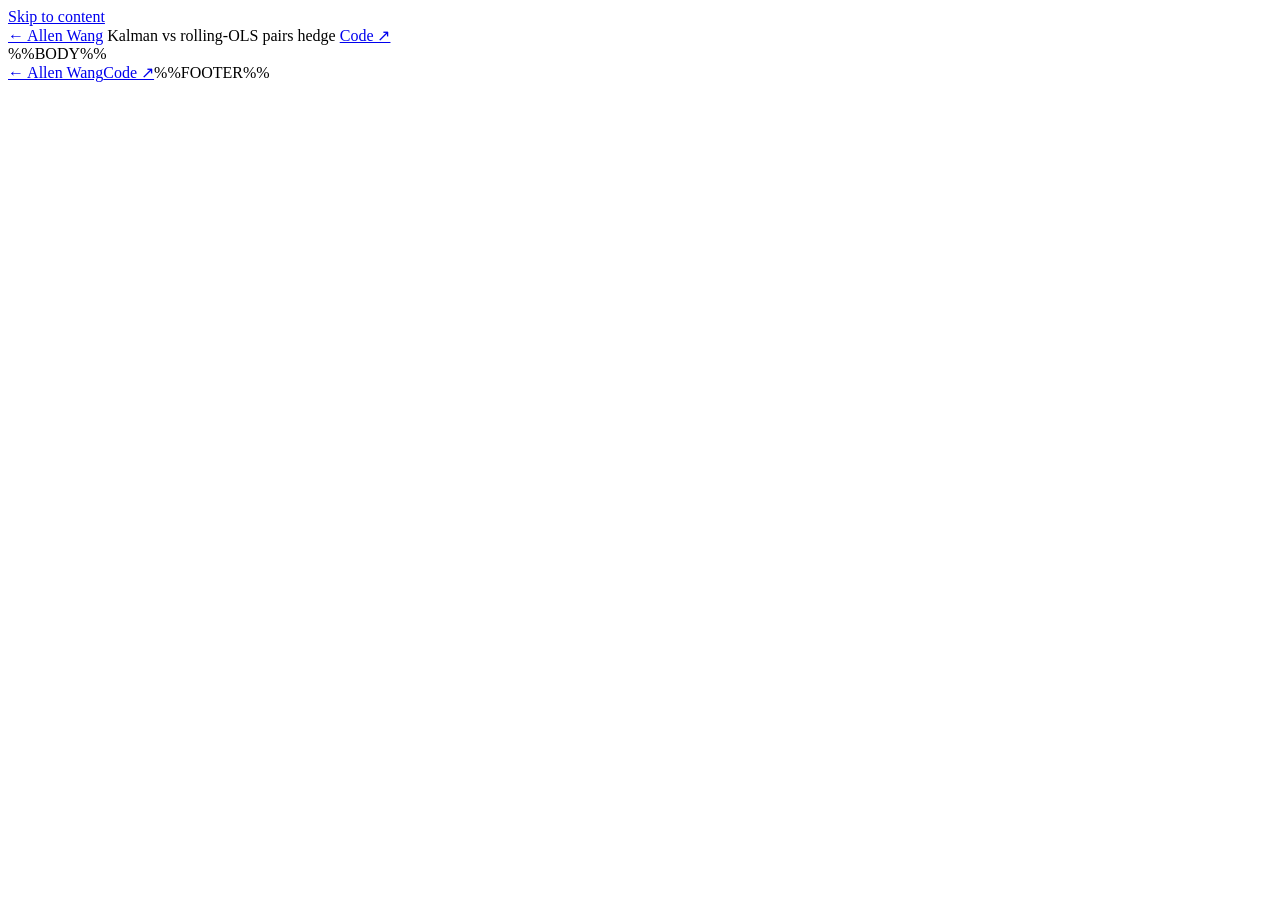
<file: docs/report.template.html>
<!doctype html>
<html lang="en">
<head>
<meta charset="utf-8">
<meta name="viewport" content="width=device-width, initial-scale=1, viewport-fit=cover">
<title>Kalman vs rolling-OLS pairs hedge · Allen Wang</title>
<meta name="description" content="Out-of-sample test of a Kalman-filter hedge ratio against a rolling least-squares hedge on PEP/KO, with cointegration and model-fit diagnostics.">
<meta name="theme-color" content="#f5f5f7" media="(prefers-color-scheme: light)">
<meta name="theme-color" content="#0b0b0b" media="(prefers-color-scheme: dark)">
<link rel="icon" href="data:,">
<script>try{var t=localStorage.getItem("theme");if(t==="light"||t==="dark")document.documentElement.setAttribute("data-theme",t)}catch(e){}</script>
<style>
%%KIT_CSS%%
</style>
<style>
%%LOCAL_CSS%%</style>
</head>
<body>
<a class="skip" href="#main">Skip to content</a>
<header class="bar">
  <div class="wrap">
    <a class="back" href="https://allenwang0.github.io/">← Allen Wang</a>
    <span class="title" aria-hidden="true">Kalman vs rolling-OLS pairs hedge</span>
    <a class="pill" href="%%REPO%%">Code ↗</a>
  </div>
</header>
<main id="main">
%%BODY%%
</main>
<footer><div class="wrap"><span><a href="https://allenwang0.github.io/">← Allen Wang</a><a href="%%REPO%%">Code ↗</a></span><span>%%FOOTER%%</span></div></footer>
<script type="application/json" id="sa-data">%%DATA%%</script>
<script>
%%KIT_JS%%
</script>
<script>
%%LOCAL_JS%%
</script>
</body>
</html>
</file>
